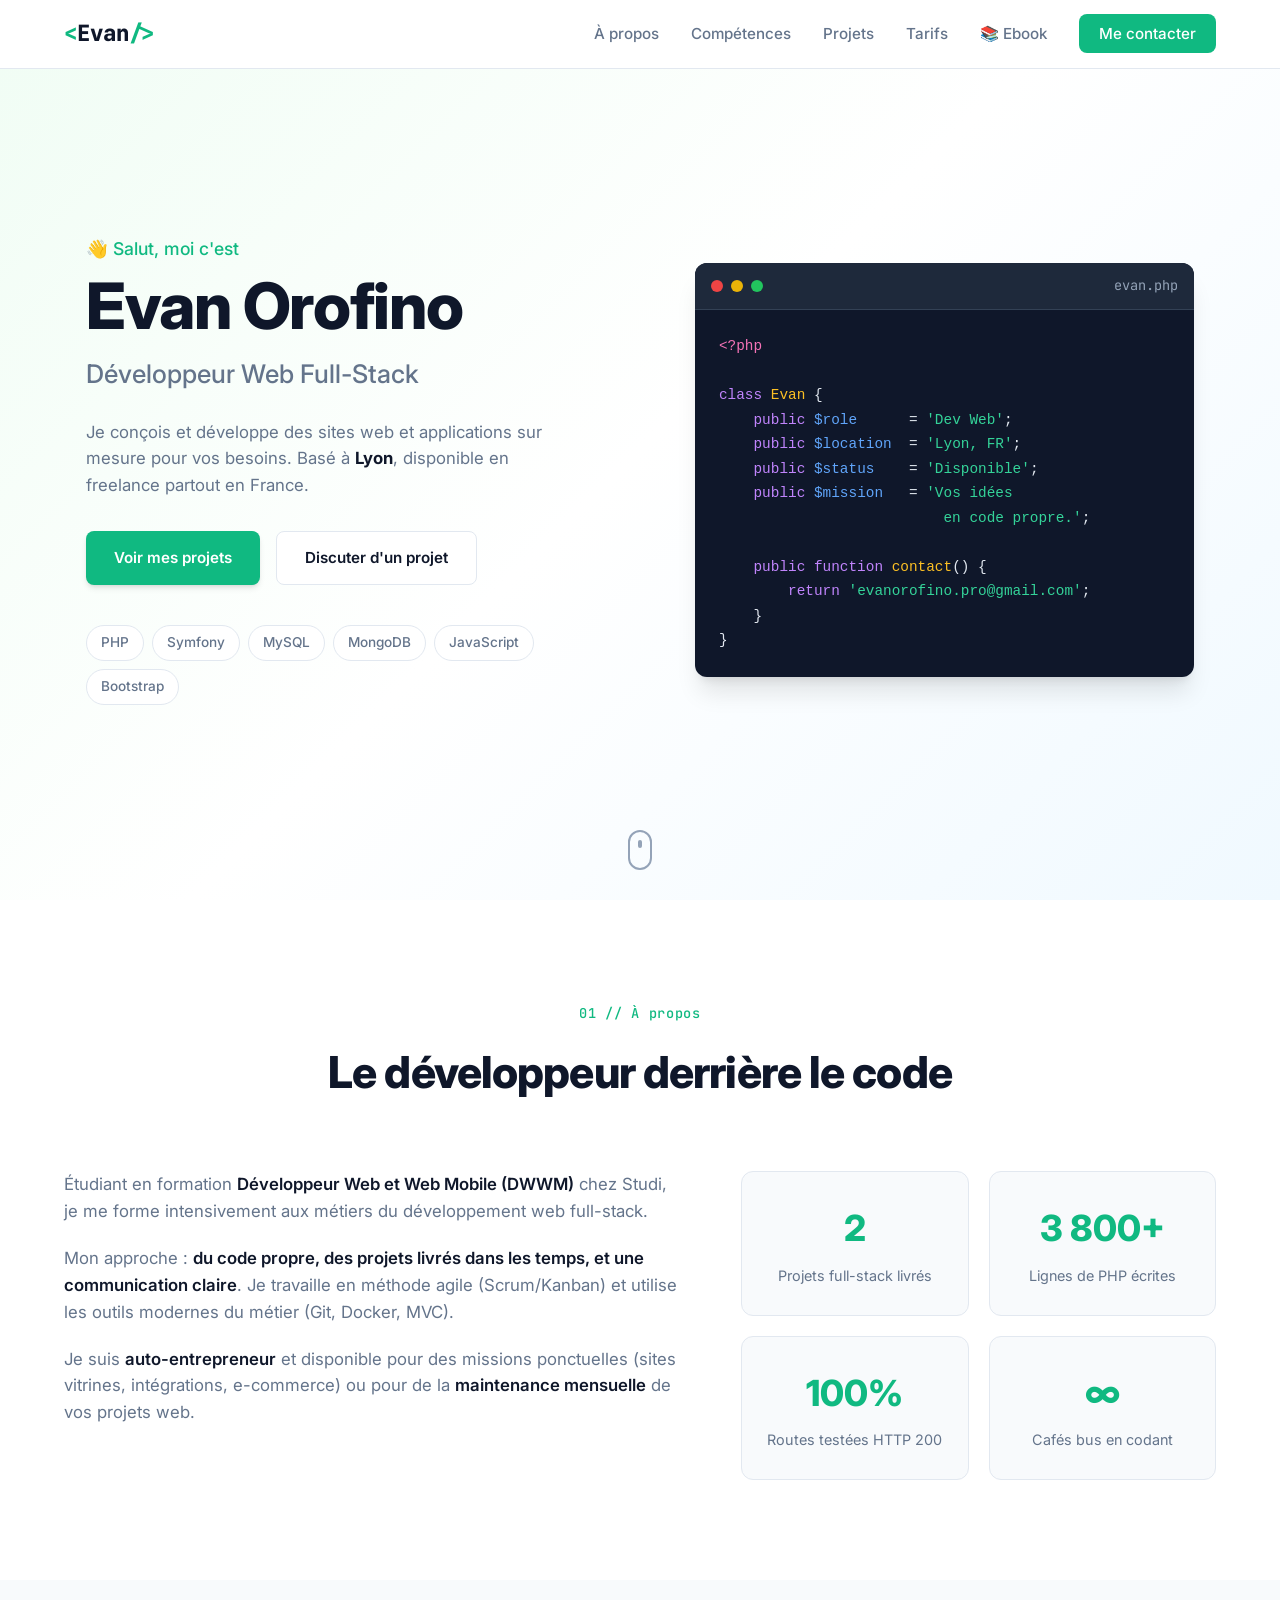
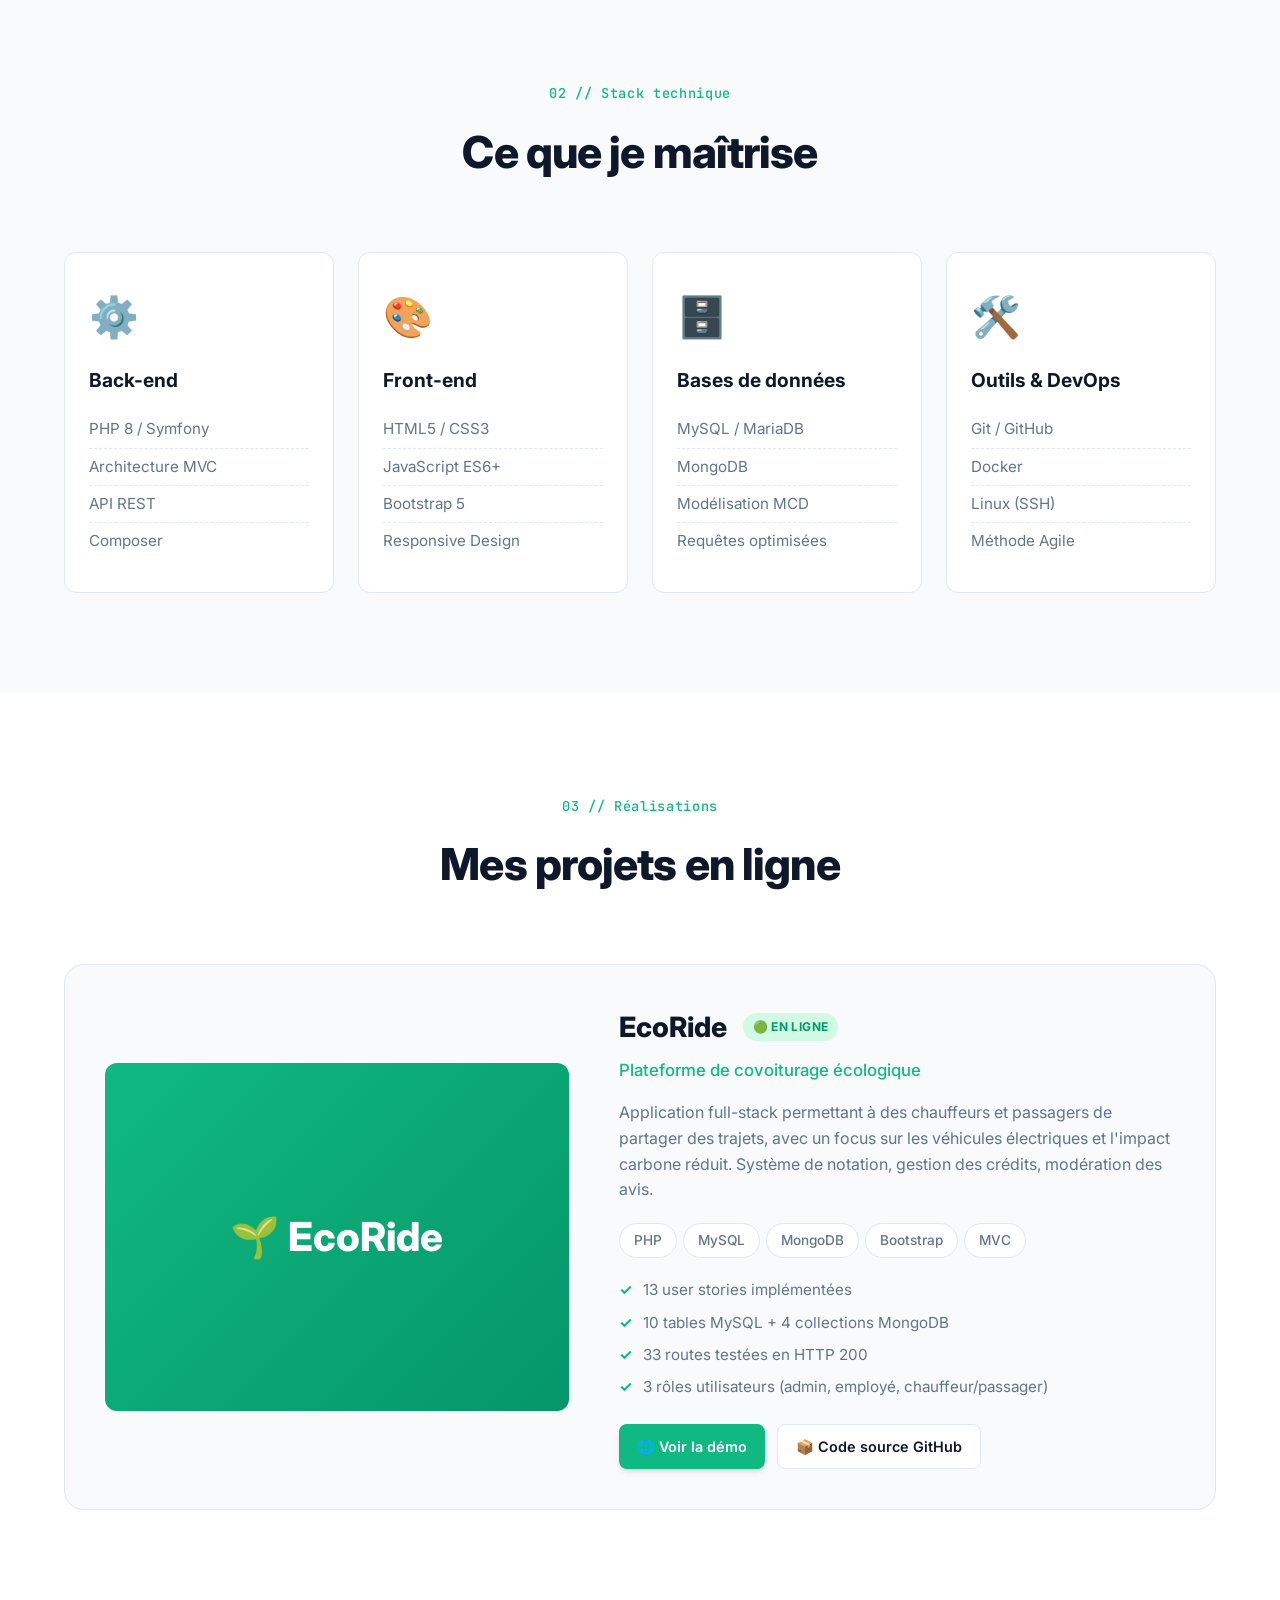
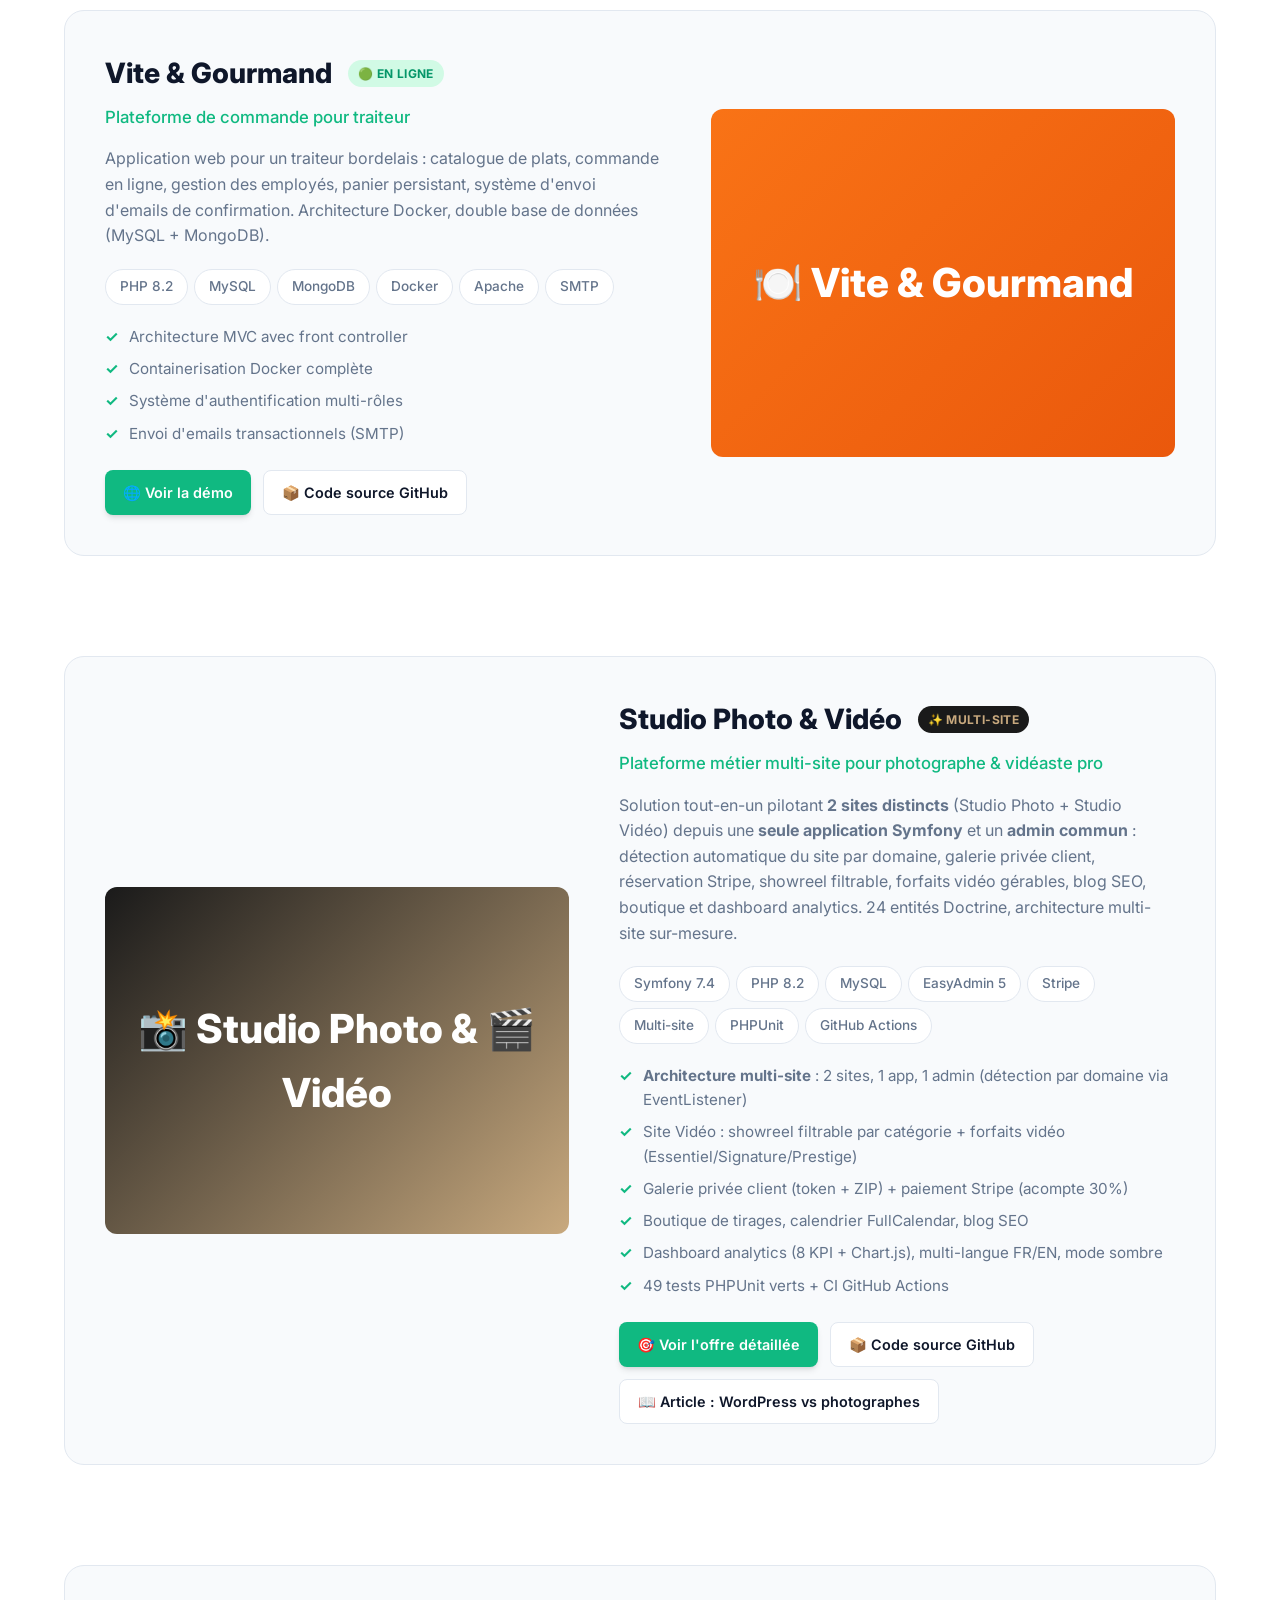
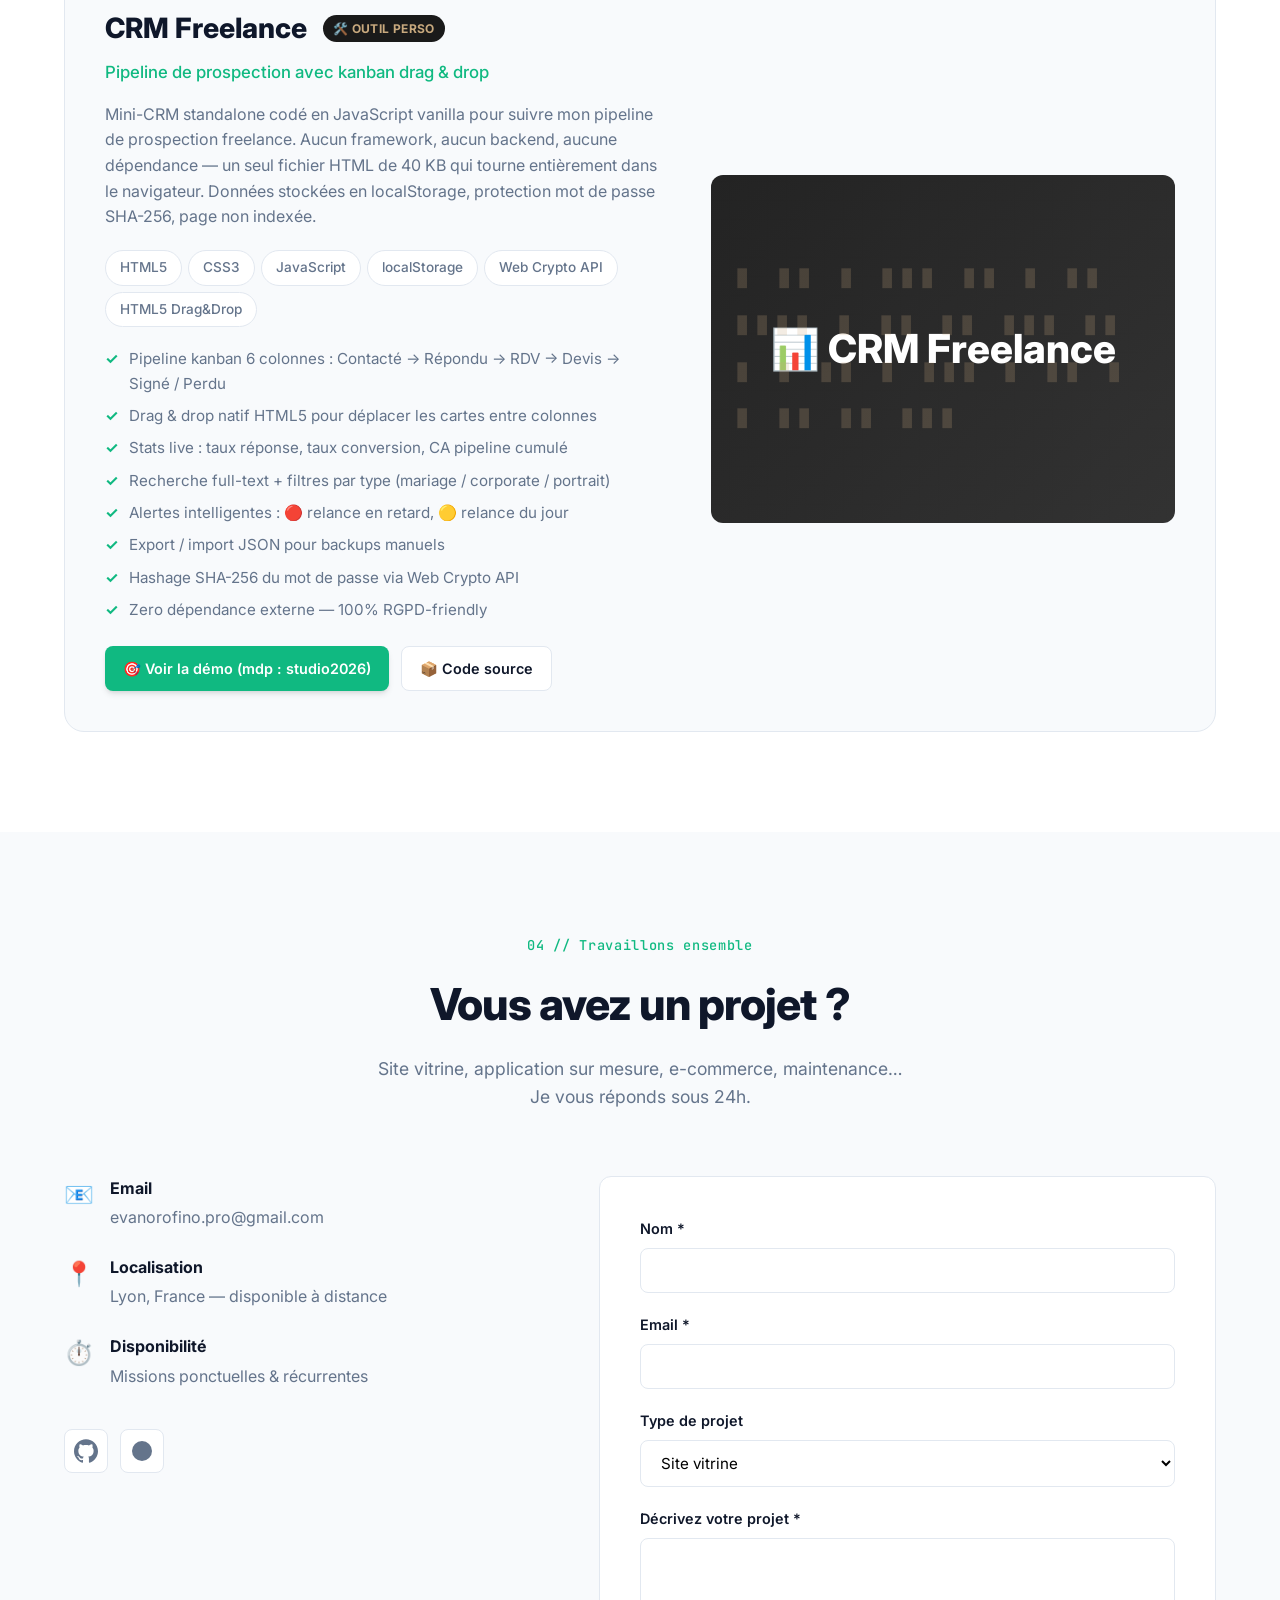
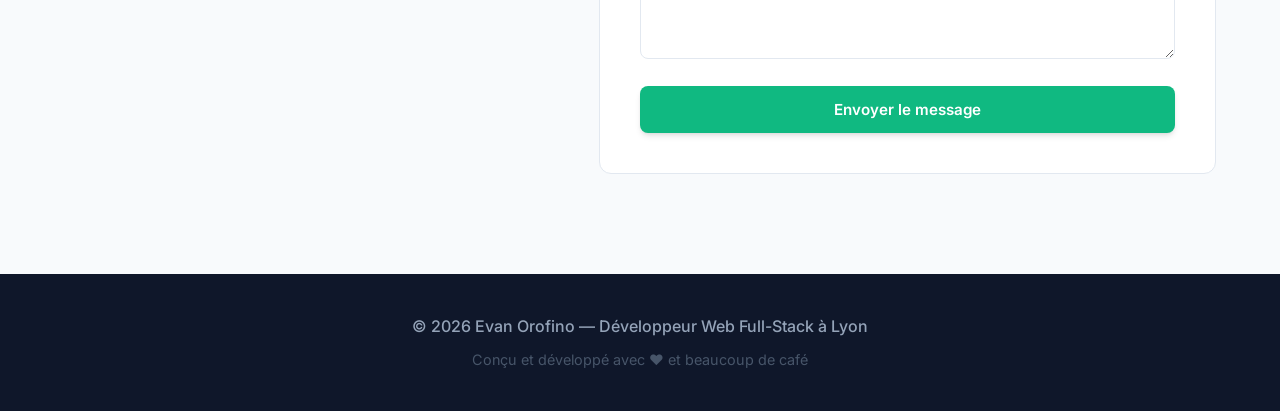
<file: index.html>
<!DOCTYPE html>
<html lang="fr">
<head>
    <meta charset="UTF-8">
    <meta name="viewport" content="width=device-width, initial-scale=1.0">
    <title>Evan Orofino — Développeur Web Full-Stack | Lyon</title>
    <meta name="description" content="Développeur Web Full-Stack à Lyon. PHP, Symfony, MySQL, JavaScript. Création de sites web et applications sur mesure.">
    <meta name="keywords" content="développeur web, freelance, Lyon, PHP, Symfony, MySQL, JavaScript, Bootstrap">

    <!-- Open Graph -->
    <meta property="og:title" content="Evan Orofino — Développeur Web Full-Stack">
    <meta property="og:description" content="Développeur web freelance à Lyon. Sites sur mesure, applications web, e-commerce.">
    <meta property="og:type" content="website">

    <link rel="stylesheet" href="style.css">
    <link rel="preconnect" href="https://fonts.googleapis.com">
    <link rel="preconnect" href="https://fonts.gstatic.com" crossorigin>
    <link href="https://fonts.googleapis.com/css2?family=Inter:wght@400;500;600;700;800&family=JetBrains+Mono:wght@400;500&display=swap" rel="stylesheet">
</head>
<body>

    <!-- ================== NAVIGATION ================== -->
    <nav class="navbar">
        <div class="container nav-container">
            <a href="#" class="logo">
                <span class="logo-bracket">&lt;</span>Evan<span class="logo-bracket">/&gt;</span>
            </a>
            <ul class="nav-links">
                <li><a href="#about">À propos</a></li>
                <li><a href="#skills">Compétences</a></li>
                <li><a href="#projects">Projets</a></li>
                <li><a href="tarifs.html">Tarifs</a></li>
                <li><a href="ebook.html">📚 Ebook</a></li>
                <li><a href="#contact" class="nav-cta">Me contacter</a></li>
            </ul>
            <button class="burger" aria-label="Menu">
                <span></span>
                <span></span>
                <span></span>
            </button>
        </div>
    </nav>

    <!-- ================== HERO ================== -->
    <header class="hero">
        <div class="container hero-container">
            <div class="hero-content">
                <p class="hero-greeting">👋 Salut, moi c'est</p>
                <h1 class="hero-title">Evan Orofino</h1>
                <h2 class="hero-subtitle">Développeur Web Full-Stack</h2>
                <p class="hero-description">
                    Je conçois et développe des sites web et applications sur mesure pour vos besoins.
                    Basé à <strong>Lyon</strong>, disponible en freelance partout en France.
                </p>
                <div class="hero-cta">
                    <a href="#projects" class="btn btn-primary">Voir mes projets</a>
                    <a href="#contact" class="btn btn-secondary">Discuter d'un projet</a>
                </div>
                <div class="hero-tech">
                    <span class="tech-pill">PHP</span>
                    <span class="tech-pill">Symfony</span>
                    <span class="tech-pill">MySQL</span>
                    <span class="tech-pill">MongoDB</span>
                    <span class="tech-pill">JavaScript</span>
                    <span class="tech-pill">Bootstrap</span>
                </div>
            </div>
            <div class="hero-visual">
                <div class="code-window">
                    <div class="code-header">
                        <span class="code-dot red"></span>
                        <span class="code-dot yellow"></span>
                        <span class="code-dot green"></span>
                        <span class="code-filename">evan.php</span>
                    </div>
                    <pre class="code-body"><code><span class="tk-tag">&lt;?php</span>

<span class="tk-keyword">class</span> <span class="tk-class">Evan</span> {
    <span class="tk-keyword">public</span> <span class="tk-var">$role</span>      = <span class="tk-string">'Dev Web'</span>;
    <span class="tk-keyword">public</span> <span class="tk-var">$location</span>  = <span class="tk-string">'Lyon, FR'</span>;
    <span class="tk-keyword">public</span> <span class="tk-var">$status</span>    = <span class="tk-string">'Disponible'</span>;
    <span class="tk-keyword">public</span> <span class="tk-var">$mission</span>   = <span class="tk-string">'Vos idées</span>
                          <span class="tk-string">en code propre.'</span>;

    <span class="tk-keyword">public function</span> <span class="tk-fn">contact</span>() {
        <span class="tk-keyword">return</span> <span class="tk-string">'evanorofino.pro@gmail.com'</span>;
    }
}</code></pre>
                </div>
            </div>
        </div>
        <a href="#about" class="scroll-indicator" aria-label="Scroll vers le bas">
            <span></span>
        </a>
    </header>

    <!-- ================== À PROPOS ================== -->
    <section id="about" class="about">
        <div class="container">
            <div class="section-header">
                <span class="section-tag">01 // À propos</span>
                <h2 class="section-title">Le développeur derrière le code</h2>
            </div>
            <div class="about-grid">
                <div class="about-text">
                    <p>
                        Étudiant en formation <strong>Développeur Web et Web Mobile (DWWM)</strong> chez Studi,
                        je me forme intensivement aux métiers du développement web full-stack.
                    </p>
                    <p>
                        Mon approche : <strong>du code propre, des projets livrés dans les temps,
                        et une communication claire</strong>. Je travaille en méthode agile (Scrum/Kanban)
                        et utilise les outils modernes du métier (Git, Docker, MVC).
                    </p>
                    <p>
                        Je suis <strong>auto-entrepreneur</strong> et disponible pour des missions ponctuelles
                        (sites vitrines, intégrations, e-commerce) ou pour de la <strong>maintenance mensuelle</strong>
                        de vos projets web.
                    </p>
                </div>
                <div class="about-stats">
                    <div class="stat">
                        <span class="stat-number">2</span>
                        <span class="stat-label">Projets full-stack livrés</span>
                    </div>
                    <div class="stat">
                        <span class="stat-number">3 800+</span>
                        <span class="stat-label">Lignes de PHP écrites</span>
                    </div>
                    <div class="stat">
                        <span class="stat-number">100%</span>
                        <span class="stat-label">Routes testées HTTP 200</span>
                    </div>
                    <div class="stat">
                        <span class="stat-number">∞</span>
                        <span class="stat-label">Cafés bus en codant</span>
                    </div>
                </div>
            </div>
        </div>
    </section>

    <!-- ================== COMPÉTENCES ================== -->
    <section id="skills" class="skills">
        <div class="container">
            <div class="section-header">
                <span class="section-tag">02 // Stack technique</span>
                <h2 class="section-title">Ce que je maîtrise</h2>
            </div>
            <div class="skills-grid">
                <div class="skill-card">
                    <div class="skill-icon">⚙️</div>
                    <h3>Back-end</h3>
                    <ul>
                        <li>PHP 8 / Symfony</li>
                        <li>Architecture MVC</li>
                        <li>API REST</li>
                        <li>Composer</li>
                    </ul>
                </div>
                <div class="skill-card">
                    <div class="skill-icon">🎨</div>
                    <h3>Front-end</h3>
                    <ul>
                        <li>HTML5 / CSS3</li>
                        <li>JavaScript ES6+</li>
                        <li>Bootstrap 5</li>
                        <li>Responsive Design</li>
                    </ul>
                </div>
                <div class="skill-card">
                    <div class="skill-icon">🗄️</div>
                    <h3>Bases de données</h3>
                    <ul>
                        <li>MySQL / MariaDB</li>
                        <li>MongoDB</li>
                        <li>Modélisation MCD</li>
                        <li>Requêtes optimisées</li>
                    </ul>
                </div>
                <div class="skill-card">
                    <div class="skill-icon">🛠️</div>
                    <h3>Outils & DevOps</h3>
                    <ul>
                        <li>Git / GitHub</li>
                        <li>Docker</li>
                        <li>Linux (SSH)</li>
                        <li>Méthode Agile</li>
                    </ul>
                </div>
            </div>
        </div>
    </section>

    <!-- ================== PROJETS ================== -->
    <section id="projects" class="projects">
        <div class="container">
            <div class="section-header">
                <span class="section-tag">03 // Réalisations</span>
                <h2 class="section-title">Mes projets en ligne</h2>
            </div>

            <!-- PROJET 1 : EcoRide -->
            <article class="project-card">
                <div class="project-image project-image-ecoride">
                    <div class="project-overlay">
                        <span class="project-overlay-text">🌱 EcoRide</span>
                    </div>
                </div>
                <div class="project-content">
                    <div class="project-header">
                        <h3 class="project-title">EcoRide</h3>
                        <span class="project-badge project-badge-live">🟢 EN LIGNE</span>
                    </div>
                    <p class="project-tagline">Plateforme de covoiturage écologique</p>
                    <p class="project-description">
                        Application full-stack permettant à des chauffeurs et passagers de partager des trajets,
                        avec un focus sur les véhicules électriques et l'impact carbone réduit.
                        Système de notation, gestion des crédits, modération des avis.
                    </p>
                    <div class="project-tech">
                        <span class="tech-pill">PHP</span>
                        <span class="tech-pill">MySQL</span>
                        <span class="tech-pill">MongoDB</span>
                        <span class="tech-pill">Bootstrap</span>
                        <span class="tech-pill">MVC</span>
                    </div>
                    <ul class="project-features">
                        <li>13 user stories implémentées</li>
                        <li>10 tables MySQL + 4 collections MongoDB</li>
                        <li>33 routes testées en HTTP 200</li>
                        <li>3 rôles utilisateurs (admin, employé, chauffeur/passager)</li>
                    </ul>
                    <div class="project-links">
                        <a href="https://orofino.alwaysdata.net" target="_blank" rel="noopener" class="btn btn-primary btn-sm">
                            🌐 Voir la démo
                        </a>
                        <a href="https://github.com/EvanOROFINO/ecoride" target="_blank" rel="noopener" class="btn btn-secondary btn-sm">
                            📦 Code source GitHub
                        </a>
                    </div>
                </div>
            </article>

            <!-- PROJET 2 : Vite & Gourmand -->
            <article class="project-card project-card-reverse">
                <div class="project-image project-image-vg">
                    <div class="project-overlay">
                        <span class="project-overlay-text">🍽️ Vite & Gourmand</span>
                    </div>
                </div>
                <div class="project-content">
                    <div class="project-header">
                        <h3 class="project-title">Vite &amp; Gourmand</h3>
                        <span class="project-badge project-badge-live">🟢 EN LIGNE</span>
                    </div>
                    <p class="project-tagline">Plateforme de commande pour traiteur</p>
                    <p class="project-description">
                        Application web pour un traiteur bordelais : catalogue de plats, commande en ligne,
                        gestion des employés, panier persistant, système d'envoi d'emails de confirmation.
                        Architecture Docker, double base de données (MySQL + MongoDB).
                    </p>
                    <div class="project-tech">
                        <span class="tech-pill">PHP 8.2</span>
                        <span class="tech-pill">MySQL</span>
                        <span class="tech-pill">MongoDB</span>
                        <span class="tech-pill">Docker</span>
                        <span class="tech-pill">Apache</span>
                        <span class="tech-pill">SMTP</span>
                    </div>
                    <ul class="project-features">
                        <li>Architecture MVC avec front controller</li>
                        <li>Containerisation Docker complète</li>
                        <li>Système d'authentification multi-rôles</li>
                        <li>Envoi d'emails transactionnels (SMTP)</li>
                    </ul>
                    <div class="project-links">
                        <a href="https://vitegourmand-s4in.onrender.com" target="_blank" rel="noopener" class="btn btn-primary btn-sm">
                            🌐 Voir la démo
                        </a>
                        <a href="https://github.com/EvanOROFINO/vitegourmand" target="_blank" rel="noopener" class="btn btn-secondary btn-sm">
                            📦 Code source GitHub
                        </a>
                    </div>
                </div>
            </article>

            <!-- PROJET 3 : Studio Photo + Vidéo (multi-site) -->
            <article class="project-card">
                <div class="project-image project-image-studio">
                    <div class="project-overlay">
                        <span class="project-overlay-text">📸 Studio Photo &amp; 🎬 Vidéo</span>
                    </div>
                </div>
                <div class="project-content">
                    <div class="project-header">
                        <h3 class="project-title">Studio Photo &amp; Vidéo</h3>
                        <span class="project-badge project-badge-new">✨ MULTI-SITE</span>
                    </div>
                    <p class="project-tagline">Plateforme métier multi-site pour photographe &amp; vidéaste pro</p>
                    <p class="project-description">
                        Solution tout-en-un pilotant <strong>2 sites distincts</strong> (Studio Photo + Studio Vidéo)
                        depuis une <strong>seule application Symfony</strong> et un <strong>admin commun</strong> :
                        détection automatique du site par domaine, galerie privée client, réservation Stripe,
                        showreel filtrable, forfaits vidéo gérables, blog SEO, boutique et dashboard analytics.
                        24 entités Doctrine, architecture multi-site sur-mesure.
                    </p>
                    <div class="project-tech">
                        <span class="tech-pill">Symfony 7.4</span>
                        <span class="tech-pill">PHP 8.2</span>
                        <span class="tech-pill">MySQL</span>
                        <span class="tech-pill">EasyAdmin 5</span>
                        <span class="tech-pill">Stripe</span>
                        <span class="tech-pill">Multi-site</span>
                        <span class="tech-pill">PHPUnit</span>
                        <span class="tech-pill">GitHub Actions</span>
                    </div>
                    <ul class="project-features">
                        <li><strong>Architecture multi-site</strong> : 2 sites, 1 app, 1 admin (détection par domaine via EventListener)</li>
                        <li>Site Vidéo : showreel filtrable par catégorie + forfaits vidéo (Essentiel/Signature/Prestige)</li>
                        <li>Galerie privée client (token + ZIP) + paiement Stripe (acompte 30%)</li>
                        <li>Boutique de tirages, calendrier FullCalendar, blog SEO</li>
                        <li>Dashboard analytics (8 KPI + Chart.js), multi-langue FR/EN, mode sombre</li>
                        <li>49 tests PHPUnit verts + CI GitHub Actions</li>
                    </ul>
                    <div class="project-links">
                        <a href="studio-photo.html" class="btn btn-primary btn-sm">
                            🎯 Voir l'offre détaillée
                        </a>
                        <a href="https://github.com/EvanOROFINO/studio-photo" target="_blank" rel="noopener" class="btn btn-secondary btn-sm">
                            📦 Code source GitHub
                        </a>
                        <a href="blog-wordpress-photographes.html" class="btn btn-secondary btn-sm">
                            📖 Article : WordPress vs photographes
                        </a>
                    </div>
                </div>
            </article>

            <!-- PROJET 4 : CRM Freelance -->
            <article class="project-card project-card-reverse">
                <div class="project-image project-image-crm">
                    <div class="project-overlay">
                        <span class="project-overlay-text">📊 CRM Freelance</span>
                    </div>
                </div>
                <div class="project-content">
                    <div class="project-header">
                        <h3 class="project-title">CRM Freelance</h3>
                        <span class="project-badge project-badge-new">🛠️ OUTIL PERSO</span>
                    </div>
                    <p class="project-tagline">Pipeline de prospection avec kanban drag & drop</p>
                    <p class="project-description">
                        Mini-CRM standalone codé en JavaScript vanilla pour suivre mon pipeline de prospection
                        freelance. Aucun framework, aucun backend, aucune dépendance — un seul fichier HTML
                        de 40 KB qui tourne entièrement dans le navigateur. Données stockées en localStorage,
                        protection mot de passe SHA-256, page non indexée.
                    </p>
                    <div class="project-tech">
                        <span class="tech-pill">HTML5</span>
                        <span class="tech-pill">CSS3</span>
                        <span class="tech-pill">JavaScript</span>
                        <span class="tech-pill">localStorage</span>
                        <span class="tech-pill">Web Crypto API</span>
                        <span class="tech-pill">HTML5 Drag&Drop</span>
                    </div>
                    <ul class="project-features">
                        <li>Pipeline kanban 6 colonnes : Contacté → Répondu → RDV → Devis → Signé / Perdu</li>
                        <li>Drag & drop natif HTML5 pour déplacer les cartes entre colonnes</li>
                        <li>Stats live : taux réponse, taux conversion, CA pipeline cumulé</li>
                        <li>Recherche full-text + filtres par type (mariage / corporate / portrait)</li>
                        <li>Alertes intelligentes : 🔴 relance en retard, 🟡 relance du jour</li>
                        <li>Export / import JSON pour backups manuels</li>
                        <li>Hashage SHA-256 du mot de passe via Web Crypto API</li>
                        <li>Zero dépendance externe — 100% RGPD-friendly</li>
                    </ul>
                    <div class="project-links">
                        <a href="crm.html" target="_blank" rel="noopener" class="btn btn-primary btn-sm">
                            🎯 Voir la démo (mdp : studio2026)
                        </a>
                        <a href="https://github.com/EvanOROFINO/portfolio/blob/main/crm.html" target="_blank" rel="noopener" class="btn btn-secondary btn-sm">
                            📦 Code source
                        </a>
                    </div>
                </div>
            </article>

        </div>
    </section>

    <!-- ================== CONTACT ================== -->
    <section id="contact" class="contact">
        <div class="container">
            <div class="section-header">
                <span class="section-tag">04 // Travaillons ensemble</span>
                <h2 class="section-title">Vous avez un projet ?</h2>
                <p class="section-subtitle">
                    Site vitrine, application sur mesure, e-commerce, maintenance…<br>
                    Je vous réponds sous 24h.
                </p>
            </div>
            <div class="contact-grid">
                <div class="contact-info">
                    <div class="contact-method">
                        <span class="contact-icon">📧</span>
                        <div>
                            <h3>Email</h3>
                            <a href="mailto:evanorofino.pro@gmail.com">evanorofino.pro@gmail.com</a>
                        </div>
                    </div>
                    <div class="contact-method">
                        <span class="contact-icon">📍</span>
                        <div>
                            <h3>Localisation</h3>
                            <p>Lyon, France — disponible à distance</p>
                        </div>
                    </div>
                    <div class="contact-method">
                        <span class="contact-icon">⏱️</span>
                        <div>
                            <h3>Disponibilité</h3>
                            <p>Missions ponctuelles &amp; récurrentes</p>
                        </div>
                    </div>
                    <div class="contact-socials">
                        <a href="https://github.com/EvanOROFINO" target="_blank" rel="noopener" aria-label="GitHub">
                            <svg width="24" height="24" viewBox="0 0 24 24" fill="currentColor"><path d="M12 .297c-6.63 0-12 5.373-12 12 0 5.303 3.438 9.8 8.205 11.385.6.113.82-.258.82-.577 0-.285-.01-1.04-.015-2.04-3.338.724-4.042-1.61-4.042-1.61C4.422 18.07 3.633 17.7 3.633 17.7c-1.087-.744.084-.729.084-.729 1.205.084 1.838 1.236 1.838 1.236 1.07 1.835 2.809 1.305 3.495.998.108-.776.417-1.305.76-1.605-2.665-.3-5.466-1.332-5.466-5.93 0-1.31.465-2.38 1.235-3.22-.135-.303-.54-1.523.105-3.176 0 0 1.005-.322 3.3 1.23.96-.267 1.98-.4 3-.405 1.02.005 2.04.138 3 .405 2.28-1.552 3.285-1.23 3.285-1.23.645 1.653.24 2.873.12 3.176.765.84 1.23 1.91 1.23 3.22 0 4.61-2.805 5.625-5.475 5.92.42.36.81 1.096.81 2.22 0 1.606-.015 2.896-.015 3.286 0 .315.21.69.825.57C20.565 22.092 24 17.592 24 12.297c0-6.627-5.373-12-12-12"/></svg>
                        </a>
                        <a href="https://www.malt.fr" target="_blank" rel="noopener" aria-label="Malt">
                            <svg width="24" height="24" viewBox="0 0 24 24" fill="currentColor"><circle cx="12" cy="12" r="10"/></svg>
                        </a>
                    </div>
                </div>
                <form class="contact-form" action="https://formspree.io/f/REPLACE_WITH_YOUR_FORMSPREE_ID" method="POST">
                    <div class="form-group">
                        <label for="name">Nom *</label>
                        <input type="text" id="name" name="name" required>
                    </div>
                    <div class="form-group">
                        <label for="email">Email *</label>
                        <input type="email" id="email" name="email" required>
                    </div>
                    <div class="form-group">
                        <label for="subject">Type de projet</label>
                        <select id="subject" name="subject">
                            <option value="site-vitrine">Site vitrine</option>
                            <option value="application">Application web sur mesure</option>
                            <option value="ecommerce">E-commerce</option>
                            <option value="maintenance">Maintenance mensuelle</option>
                            <option value="autre">Autre</option>
                        </select>
                    </div>
                    <div class="form-group">
                        <label for="message">Décrivez votre projet *</label>
                        <textarea id="message" name="message" rows="5" required></textarea>
                    </div>
                    <button type="submit" class="btn btn-primary btn-block">Envoyer le message</button>
                </form>
            </div>
        </div>
    </section>

    <!-- ================== FOOTER ================== -->
    <footer class="footer">
        <div class="container">
            <p class="footer-copy">
                &copy; <span id="year">2026</span> Evan Orofino —
                Développeur Web Full-Stack à Lyon
            </p>
            <p class="footer-built">
                Conçu et développé avec ❤️ et beaucoup de café
            </p>
        </div>
    </footer>

    <script src="script.js"></script>
</body>
</html>
</file>
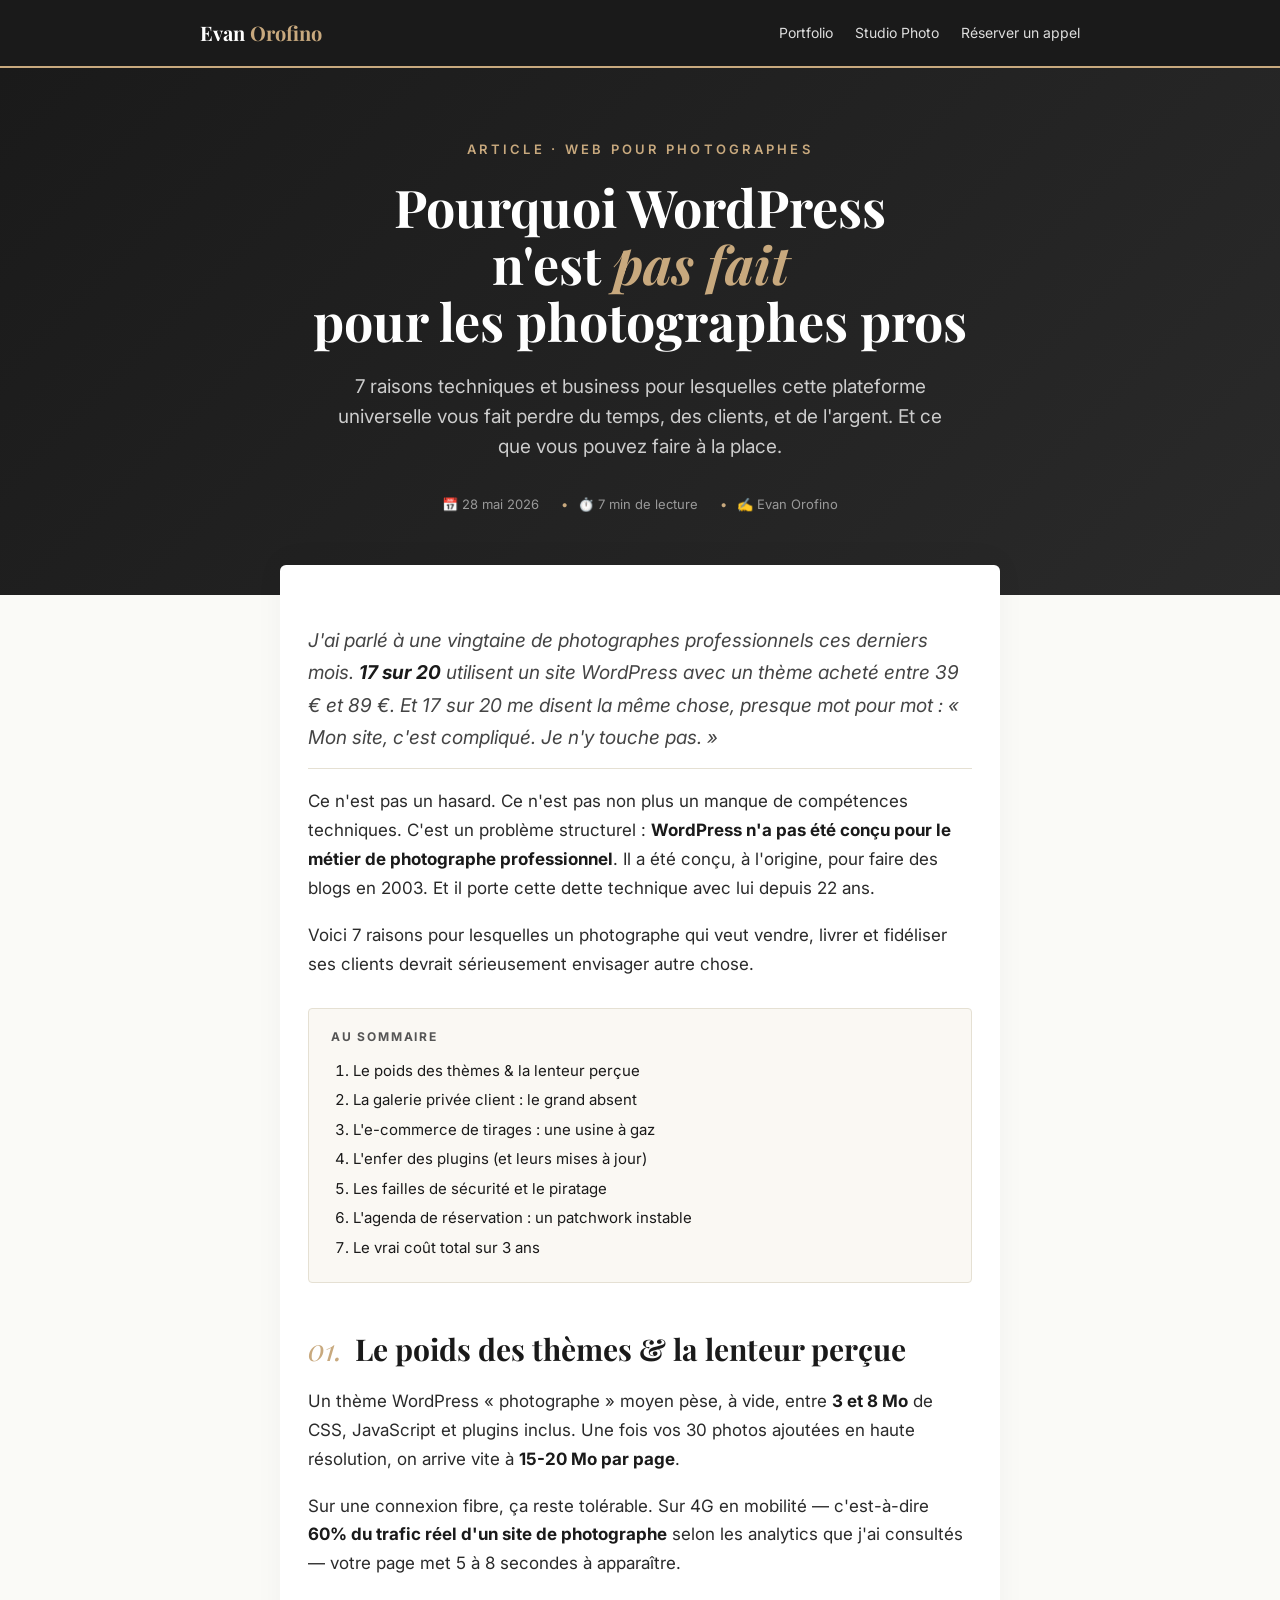
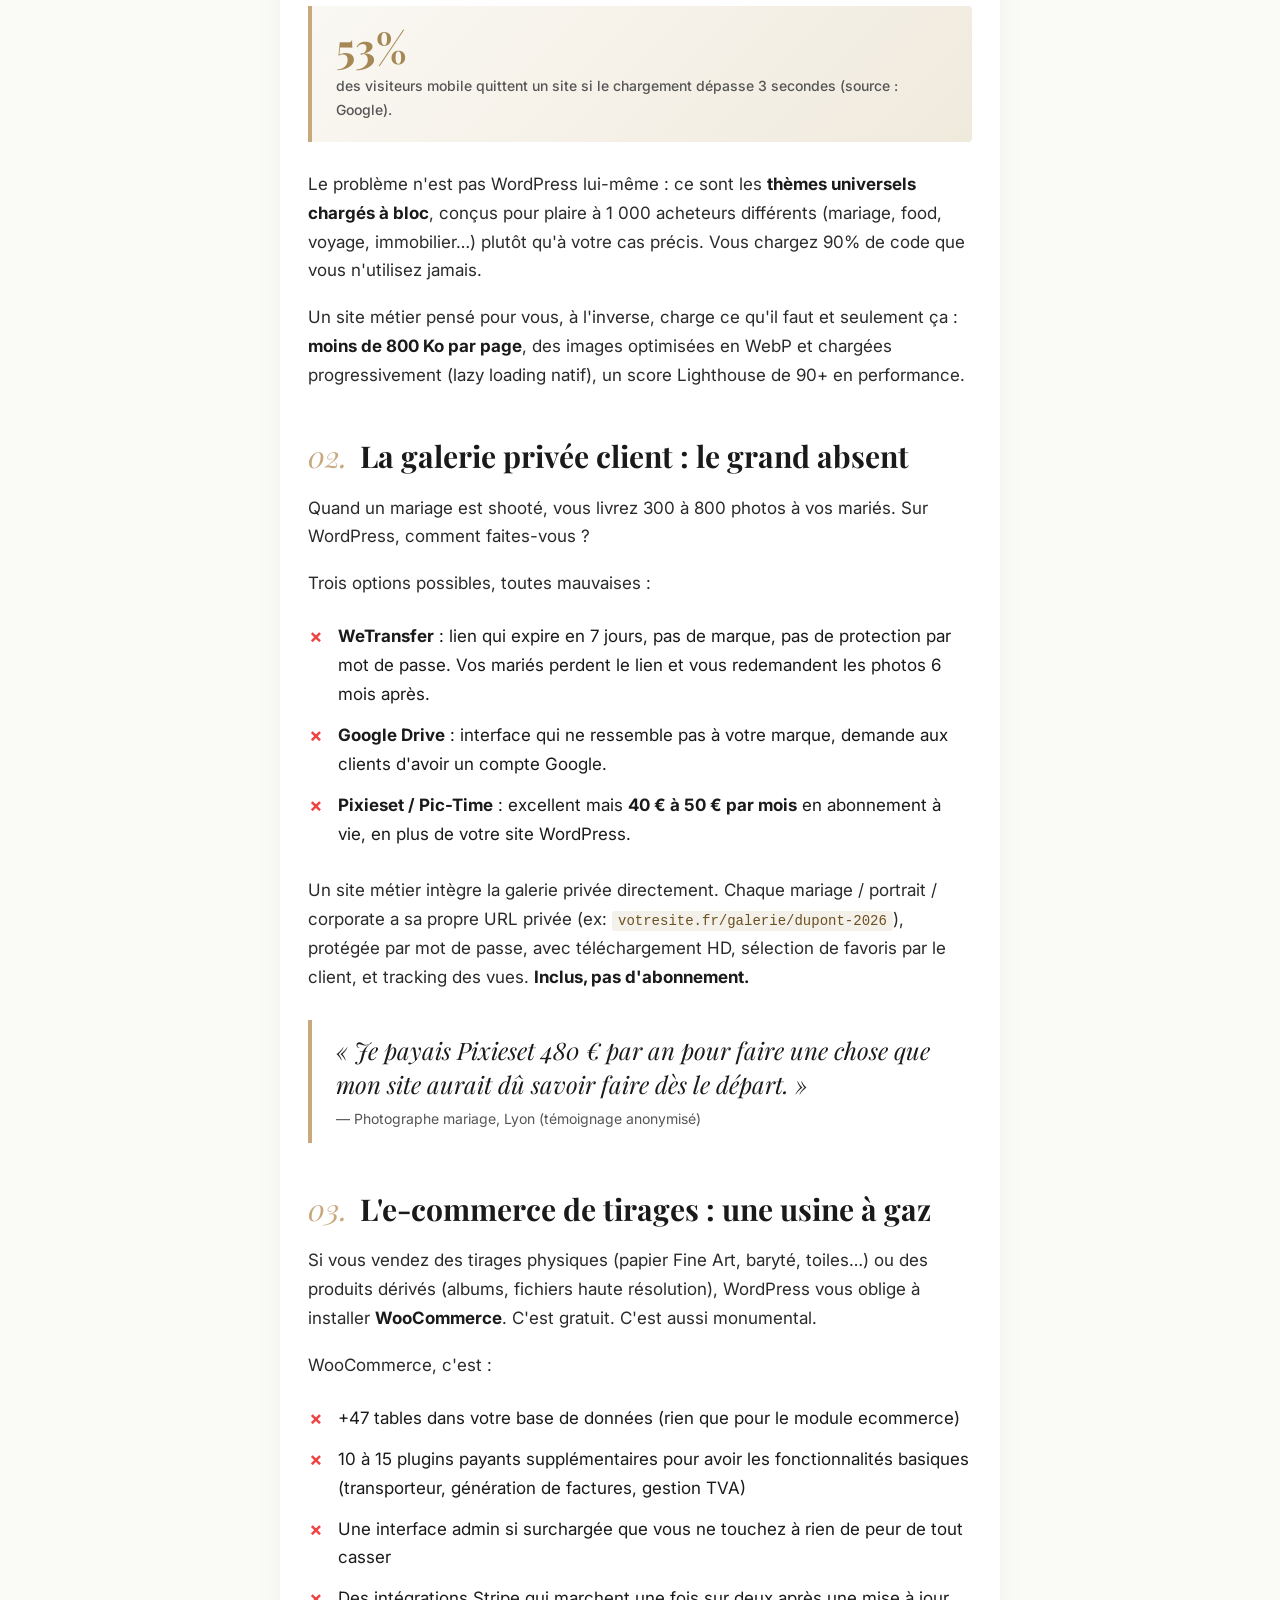
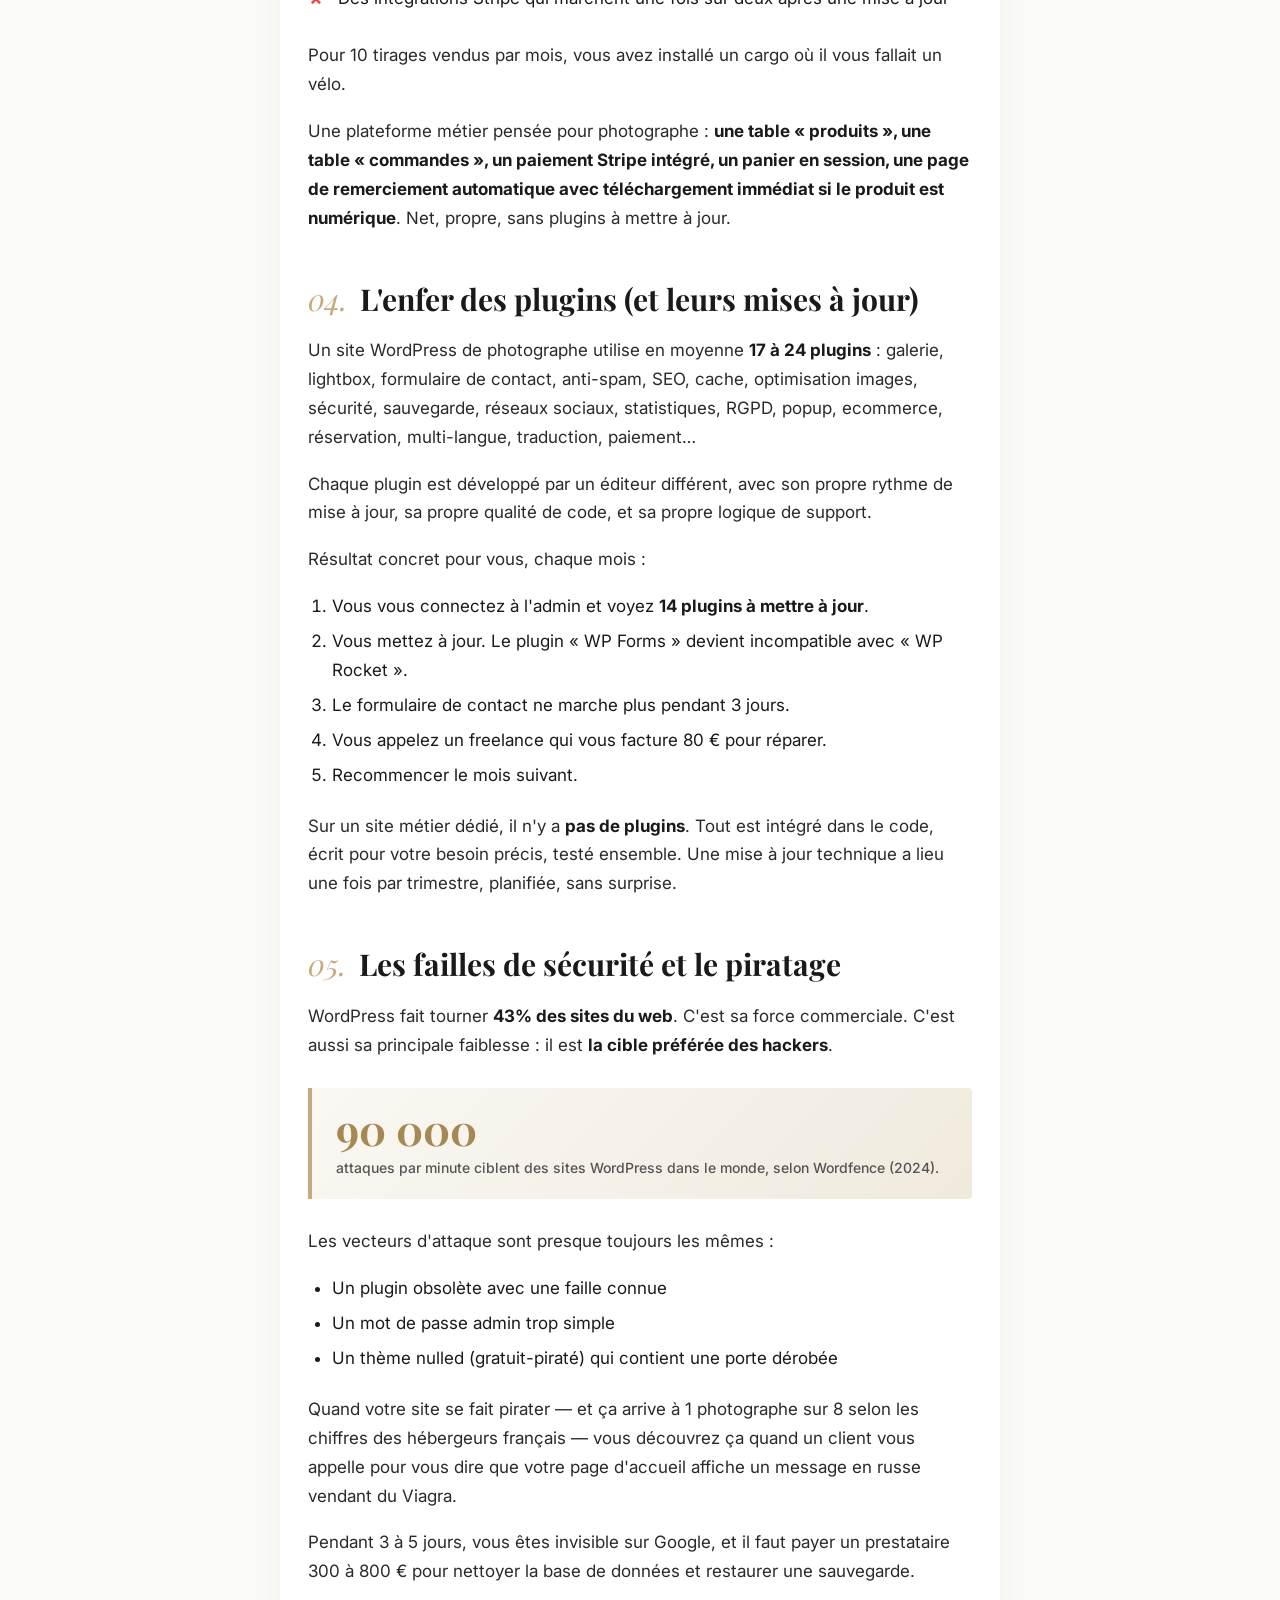
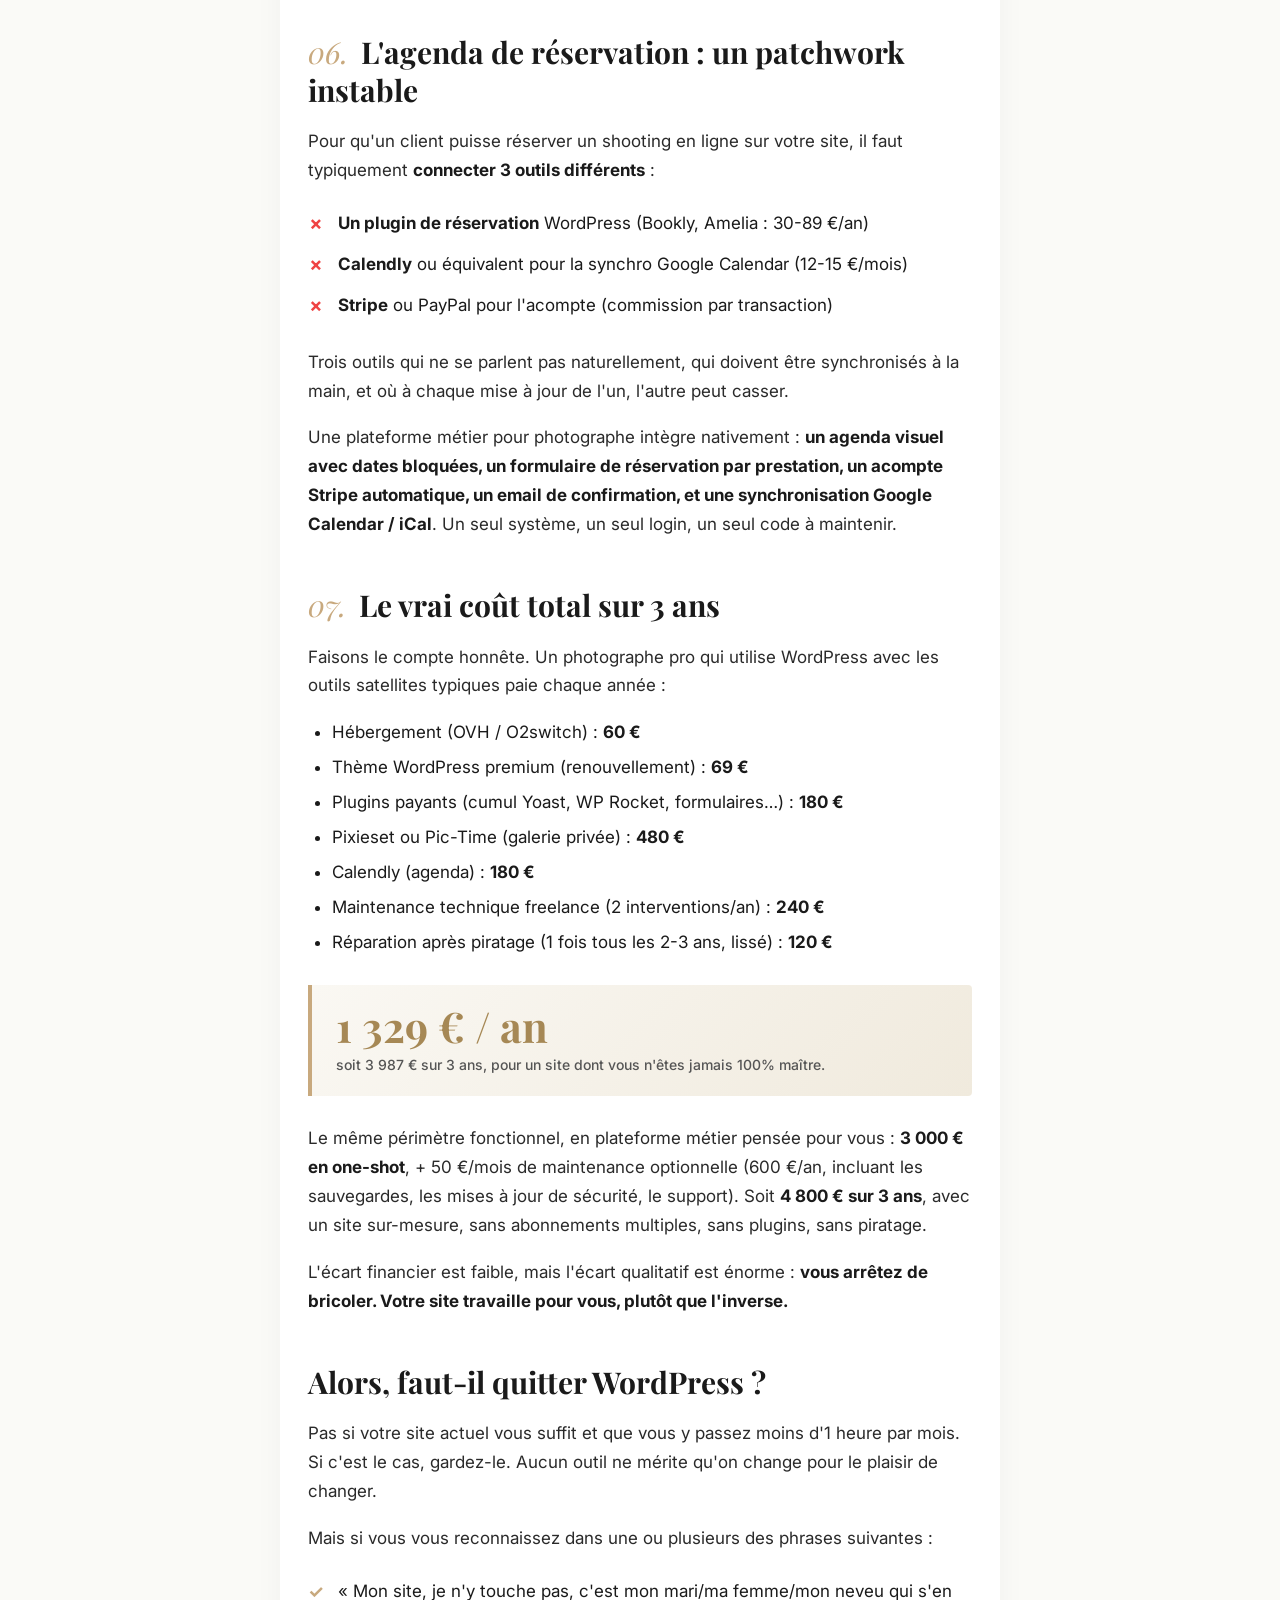
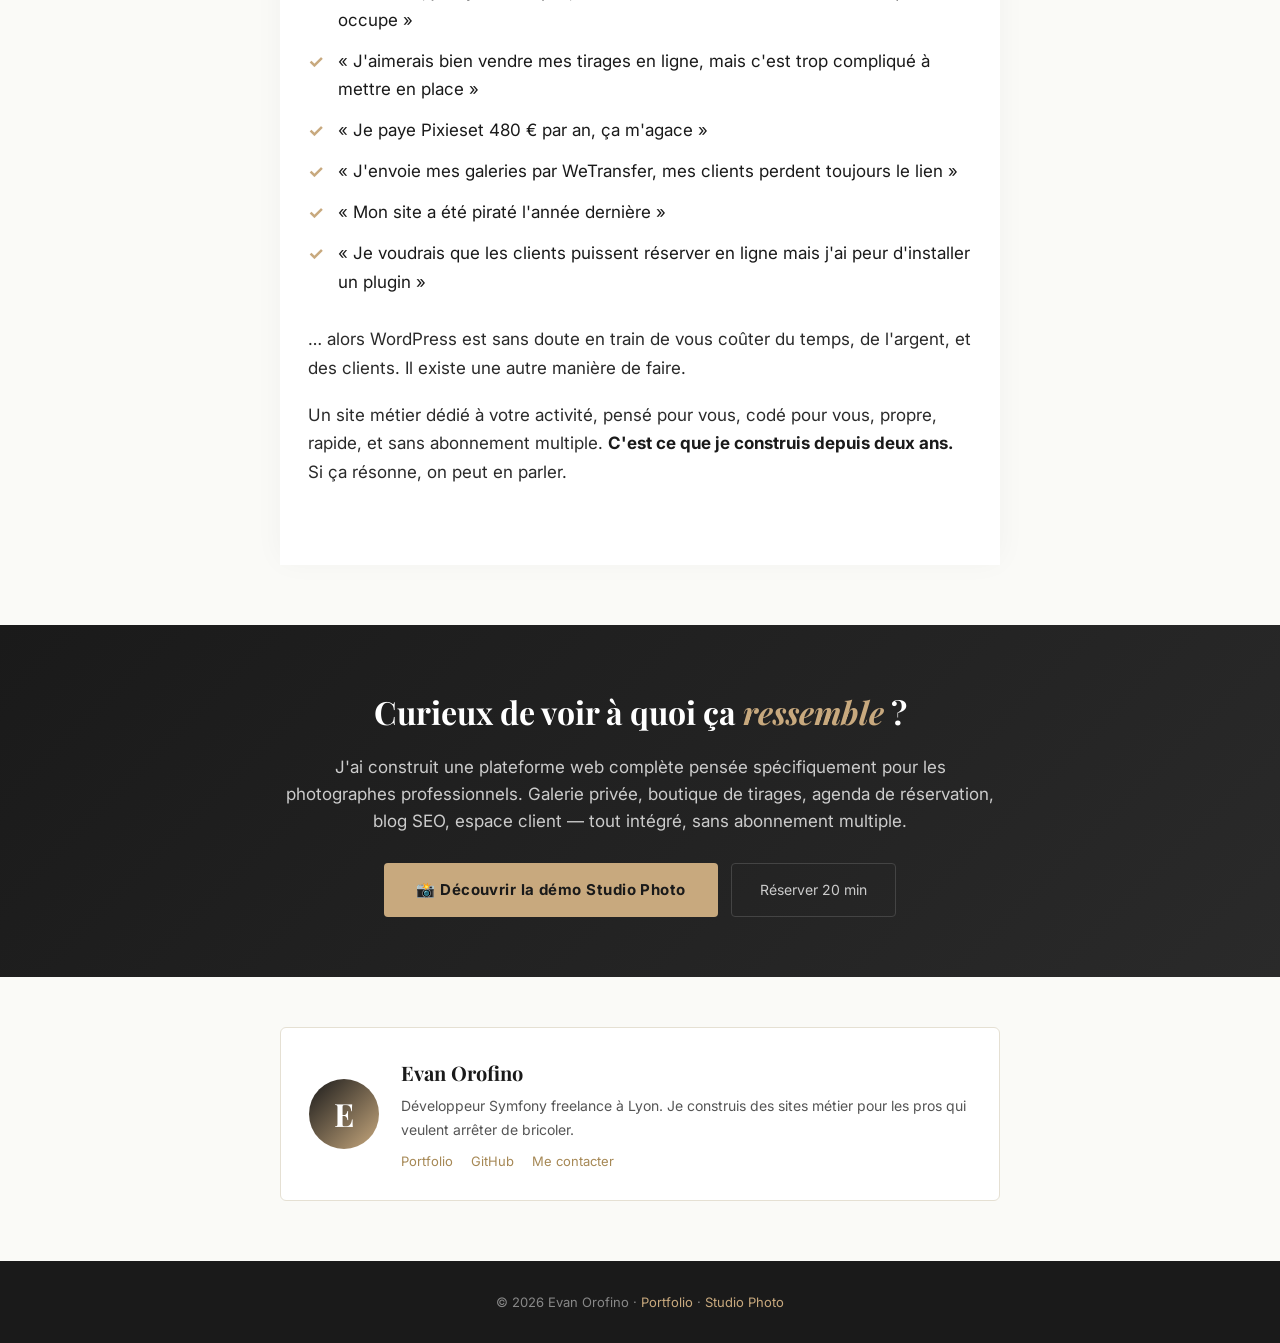
<file: blog-wordpress-photographes.html>
<!DOCTYPE html>
<html lang="fr">
<head>
<meta charset="UTF-8">
<meta name="viewport" content="width=device-width, initial-scale=1.0">
<title>Pourquoi WordPress n'est pas fait pour les photographes professionnels — Evan Orofino</title>
<meta name="description" content="7 raisons pour lesquelles WordPress freine les photographes pros : performance, sécurité, galeries privées, ecommerce, multi-comptes, maintenance. Une alternative métier existe.">
<meta name="keywords" content="WordPress photographe, site photographe professionnel, alternative WordPress, plateforme métier photo">

<!-- Open Graph -->
<meta property="og:title" content="Pourquoi WordPress n'est pas fait pour les photographes professionnels">
<meta property="og:description" content="7 raisons techniques et business pour lesquelles WordPress est un mauvais choix pour les photographes pros.">
<meta property="og:type" content="article">
<meta property="og:url" content="https://evanorofino.github.io/portfolio/blog-wordpress-photographes.html">
<meta property="og:image" content="https://evanorofino.github.io/portfolio/og-image.jpg">

<link rel="icon" type="image/svg+xml" href="data:image/svg+xml,%3Csvg xmlns='http://www.w3.org/2000/svg' viewBox='0 0 100 100'%3E%3Crect width='100' height='100' fill='%231a1a1a' rx='20'/%3E%3Ctext x='50' y='62' font-family='Georgia' font-size='40' font-weight='700' text-anchor='middle' fill='%23c8a97e'%3EE%3C/text%3E%3C/svg%3E">

<link href="https://fonts.googleapis.com/css2?family=Playfair+Display:wght@400;700;900&family=Inter:wght@300;400;500;600;700&display=swap" rel="stylesheet">

<style>
    :root {
        --bg: #fafaf7;
        --text: #1a1a1a;
        --text-muted: #555;
        --gold: #c8a97e;
        --gold-dark: #a68855;
        --border: #e5e0d3;
        --code-bg: #f4f1ea;
    }
    * { box-sizing: border-box; margin: 0; padding: 0; }
    html { scroll-behavior: smooth; }
    body {
        font-family: 'Inter', -apple-system, BlinkMacSystemFont, sans-serif;
        color: var(--text);
        background: var(--bg);
        font-size: 17px;
        line-height: 1.7;
        -webkit-font-smoothing: antialiased;
    }

    /* === Top nav === */
    .topnav {
        background: var(--text);
        color: #fff;
        padding: 16px 24px;
        position: sticky;
        top: 0;
        z-index: 100;
        border-bottom: 2px solid var(--gold);
    }
    .topnav-inner {
        max-width: 880px;
        margin: 0 auto;
        display: flex;
        justify-content: space-between;
        align-items: center;
    }
    .topnav .brand {
        font-family: 'Playfair Display', serif;
        font-size: 20px;
        font-weight: 700;
        color: #fff;
        text-decoration: none;
    }
    .topnav .brand .gold { color: var(--gold); }
    .topnav .nav-links {
        display: flex;
        gap: 22px;
        font-size: 14px;
    }
    .topnav .nav-links a {
        color: #ddd;
        text-decoration: none;
        transition: color 0.15s;
    }
    .topnav .nav-links a:hover { color: var(--gold); }

    /* === Hero === */
    .hero {
        background: linear-gradient(135deg, #1a1a1a 0%, #2a2a2a 100%);
        color: #fff;
        padding: 70px 24px 80px;
        text-align: center;
    }
    .hero-inner { max-width: 760px; margin: 0 auto; }
    .hero .eyebrow {
        color: var(--gold);
        font-size: 13px;
        text-transform: uppercase;
        letter-spacing: 0.25em;
        font-weight: 600;
        margin-bottom: 18px;
    }
    .hero h1 {
        font-family: 'Playfair Display', serif;
        font-size: clamp(34px, 5vw, 52px);
        font-weight: 700;
        line-height: 1.1;
        margin-bottom: 22px;
        color: #fff;
    }
    .hero h1 .gold { color: var(--gold); font-style: italic; }
    .hero .lede {
        font-size: 19px;
        color: #ccc;
        line-height: 1.6;
        max-width: 620px;
        margin: 0 auto 30px;
    }
    .hero .meta {
        font-size: 13px;
        color: #999;
        display: flex;
        justify-content: center;
        gap: 22px;
        flex-wrap: wrap;
    }
    .hero .meta span:before { content: "• "; color: var(--gold); margin-right: 6px; }
    .hero .meta span:first-child:before { content: ""; margin: 0; }

    /* === Article === */
    .article {
        max-width: 720px;
        margin: -30px auto 0;
        padding: 60px 28px 60px;
        background: #fff;
        box-shadow: 0 -4px 30px rgba(0,0,0,0.04);
        border-radius: 6px 6px 0 0;
        position: relative;
    }
    .article h2 {
        font-family: 'Playfair Display', serif;
        font-size: 30px;
        font-weight: 700;
        margin: 48px 0 18px;
        color: var(--text);
        line-height: 1.25;
        scroll-margin-top: 80px;
    }
    .article h2 .num {
        color: var(--gold);
        font-style: italic;
        font-weight: 400;
        margin-right: 6px;
    }
    .article h3 {
        font-family: 'Playfair Display', serif;
        font-size: 22px;
        margin: 32px 0 12px;
        color: var(--text);
    }
    .article p {
        margin-bottom: 18px;
        color: #2a2a2a;
    }
    .article strong { color: var(--text); font-weight: 700; }
    .article em { font-style: italic; color: #444; }
    .article ul, .article ol { margin: 14px 0 22px 24px; }
    .article li { margin-bottom: 6px; }

    .article .pull-quote {
        font-family: 'Playfair Display', serif;
        font-size: 24px;
        font-style: italic;
        font-weight: 400;
        line-height: 1.4;
        color: var(--text);
        border-left: 4px solid var(--gold);
        padding: 14px 0 14px 24px;
        margin: 28px 0;
    }
    .article .pull-quote .who {
        display: block;
        font-style: normal;
        font-size: 14px;
        color: var(--text-muted);
        margin-top: 8px;
        font-family: 'Inter', sans-serif;
    }

    .article .stat-box {
        background: linear-gradient(135deg, #faf8f3 0%, #f0eadd 100%);
        border-left: 4px solid var(--gold);
        padding: 20px 24px;
        margin: 28px 0;
        border-radius: 0 4px 4px 0;
    }
    .article .stat-box .stat-value {
        font-family: 'Playfair Display', serif;
        font-size: 42px;
        font-weight: 700;
        color: var(--gold-dark);
        line-height: 1;
        margin-bottom: 6px;
    }
    .article .stat-box .stat-label {
        font-size: 14px;
        color: var(--text-muted);
        font-weight: 500;
    }

    .article .check-list {
        list-style: none;
        margin-left: 0;
    }
    .article .check-list li {
        padding: 6px 0 6px 30px;
        position: relative;
        margin-bottom: 0;
    }
    .article .check-list li:before {
        content: "✓";
        position: absolute;
        left: 0;
        color: var(--gold);
        font-weight: 700;
        font-size: 18px;
    }
    .article .x-list {
        list-style: none;
        margin-left: 0;
    }
    .article .x-list li {
        padding: 6px 0 6px 30px;
        position: relative;
        margin-bottom: 0;
    }
    .article .x-list li:before {
        content: "✗";
        position: absolute;
        left: 0;
        color: #ef4444;
        font-weight: 700;
        font-size: 18px;
    }

    .article a {
        color: var(--gold-dark);
        text-decoration: underline;
        text-underline-offset: 3px;
        text-decoration-thickness: 1px;
    }
    .article a:hover { color: var(--gold); }

    .article code {
        background: var(--code-bg);
        padding: 2px 6px;
        border-radius: 3px;
        font-family: 'SF Mono', Monaco, 'Cascadia Mono', monospace;
        font-size: 14px;
        color: #6b5021;
    }

    /* === Toc sticky === */
    .toc {
        background: #faf8f3;
        border: 1px solid var(--border);
        padding: 18px 22px;
        border-radius: 4px;
        margin: 30px 0;
    }
    .toc-title {
        font-size: 12px;
        text-transform: uppercase;
        letter-spacing: 0.15em;
        color: var(--text-muted);
        font-weight: 700;
        margin-bottom: 10px;
    }
    .toc ol {
        margin: 0 0 0 22px;
        padding: 0;
        font-size: 15px;
    }
    .toc ol li { margin-bottom: 4px; }
    .toc a { color: var(--text); text-decoration: none; }
    .toc a:hover { color: var(--gold-dark); text-decoration: underline; }

    /* === Final CTA === */
    .final-cta {
        background: linear-gradient(135deg, #1a1a1a 0%, #2a2a2a 100%);
        color: #fff;
        padding: 60px 24px;
        text-align: center;
        margin-top: 60px;
    }
    .final-cta-inner { max-width: 720px; margin: 0 auto; }
    .final-cta h2 {
        font-family: 'Playfair Display', serif;
        font-size: 32px;
        margin-bottom: 14px;
        color: #fff;
    }
    .final-cta h2 .gold { color: var(--gold); font-style: italic; }
    .final-cta p {
        color: #ccc;
        font-size: 17px;
        margin-bottom: 28px;
        line-height: 1.6;
    }
    .btn-cta {
        display: inline-block;
        padding: 14px 32px;
        background: var(--gold);
        color: var(--text);
        font-weight: 700;
        text-decoration: none;
        border-radius: 4px;
        font-size: 15px;
        letter-spacing: 0.03em;
        transition: all 0.2s;
    }
    .btn-cta:hover { background: #d6b88a; transform: translateY(-2px); }
    .btn-ghost {
        display: inline-block;
        padding: 14px 28px;
        color: #ccc;
        text-decoration: none;
        font-size: 14px;
        margin-left: 8px;
        border: 1px solid #444;
        border-radius: 4px;
        transition: all 0.2s;
    }
    .btn-ghost:hover { color: #fff; border-color: var(--gold); }

    /* === Author === */
    .author {
        max-width: 720px;
        margin: 50px auto 0;
        padding: 28px 28px;
        display: flex;
        gap: 22px;
        align-items: center;
        background: #fff;
        border-radius: 6px;
        border: 1px solid var(--border);
    }
    .author-avatar {
        width: 70px; height: 70px;
        border-radius: 50%;
        background: linear-gradient(135deg, #1a1a1a 0%, var(--gold) 100%);
        flex-shrink: 0;
        display: flex;
        align-items: center;
        justify-content: center;
        font-family: 'Playfair Display', serif;
        font-size: 32px;
        font-weight: 700;
        color: #fff;
    }
    .author-info h3 {
        font-family: 'Playfair Display', serif;
        font-size: 20px;
        margin-bottom: 4px;
    }
    .author-info p { font-size: 14px; color: var(--text-muted); margin: 0; }
    .author-info .links { margin-top: 8px; font-size: 13px; }
    .author-info .links a {
        color: var(--gold-dark);
        text-decoration: none;
        margin-right: 14px;
    }
    .author-info .links a:hover { text-decoration: underline; }

    /* === Footer === */
    .footer {
        background: var(--text);
        color: #888;
        padding: 30px 24px;
        text-align: center;
        font-size: 13px;
        margin-top: 60px;
    }
    .footer a { color: var(--gold); text-decoration: none; }

    @media (max-width: 640px) {
        .hero { padding: 50px 20px 60px; }
        .article { padding: 40px 22px 40px; margin-top: -20px; }
        .article h2 { font-size: 24px; margin-top: 36px; }
        .article .pull-quote { font-size: 19px; padding-left: 16px; }
        .author { flex-direction: column; text-align: center; margin: 30px 16px 0; }
        .topnav-inner .nav-links { display: none; }
    }
</style>
</head>
<body>

<nav class="topnav">
    <div class="topnav-inner">
        <a href="index.html" class="brand">Evan <span class="gold">Orofino</span></a>
        <div class="nav-links">
            <a href="index.html">Portfolio</a>
            <a href="studio-photo.html">Studio Photo</a>
            <a href="https://calendly.com/evanorofino-pro/20min" target="_blank" rel="noopener">Réserver un appel</a>
        </div>
    </div>
</nav>

<header class="hero">
    <div class="hero-inner">
        <div class="eyebrow">Article · Web pour photographes</div>
        <h1>Pourquoi WordPress<br>n'est <span class="gold">pas fait</span><br>pour les photographes pros</h1>
        <p class="lede">7 raisons techniques et business pour lesquelles cette plateforme universelle vous fait perdre du temps, des clients, et de l'argent. Et ce que vous pouvez faire à la place.</p>
        <div class="meta">
            <span>📅 28 mai 2026</span>
            <span>⏱️ 7 min de lecture</span>
            <span>✍️ Evan Orofino</span>
        </div>
    </div>
</header>

<main class="article">

<p style="font-size:19px; color:#444; font-style:italic; padding-bottom:14px; border-bottom:1px solid var(--border);">
    J'ai parlé à une vingtaine de photographes professionnels ces derniers mois. <strong>17 sur 20</strong> utilisent un site WordPress avec un thème acheté entre 39 € et 89 €. Et 17 sur 20 me disent la même chose, presque mot pour mot : <em>« Mon site, c'est compliqué. Je n'y touche pas. »</em>
</p>

<p>Ce n'est pas un hasard. Ce n'est pas non plus un manque de compétences techniques. C'est un problème structurel : <strong>WordPress n'a pas été conçu pour le métier de photographe professionnel</strong>. Il a été conçu, à l'origine, pour faire des blogs en 2003. Et il porte cette dette technique avec lui depuis 22 ans.</p>

<p>Voici 7 raisons pour lesquelles un photographe qui veut vendre, livrer et fidéliser ses clients devrait sérieusement envisager autre chose.</p>

<nav class="toc">
    <div class="toc-title">Au sommaire</div>
    <ol>
        <li><a href="#perf">Le poids des thèmes & la lenteur perçue</a></li>
        <li><a href="#galerie">La galerie privée client : le grand absent</a></li>
        <li><a href="#ecom">L'e-commerce de tirages : une usine à gaz</a></li>
        <li><a href="#plugins">L'enfer des plugins (et leurs mises à jour)</a></li>
        <li><a href="#secu">Les failles de sécurité et le piratage</a></li>
        <li><a href="#agenda">L'agenda de réservation : un patchwork instable</a></li>
        <li><a href="#cout">Le vrai coût total sur 3 ans</a></li>
    </ol>
</nav>

<h2 id="perf"><span class="num">01.</span> Le poids des thèmes & la lenteur perçue</h2>

<p>Un thème WordPress « photographe » moyen pèse, à vide, entre <strong>3 et 8 Mo</strong> de CSS, JavaScript et plugins inclus. Une fois vos 30 photos ajoutées en haute résolution, on arrive vite à <strong>15-20 Mo par page</strong>.</p>

<p>Sur une connexion fibre, ça reste tolérable. Sur 4G en mobilité — c'est-à-dire <strong>60% du trafic réel d'un site de photographe</strong> selon les analytics que j'ai consultés — votre page met 5 à 8 secondes à apparaître.</p>

<div class="stat-box">
    <div class="stat-value">53%</div>
    <div class="stat-label">des visiteurs mobile quittent un site si le chargement dépasse 3 secondes (source : Google).</div>
</div>

<p>Le problème n'est pas WordPress lui-même : ce sont les <strong>thèmes universels chargés à bloc</strong>, conçus pour plaire à 1 000 acheteurs différents (mariage, food, voyage, immobilier…) plutôt qu'à votre cas précis. Vous chargez 90% de code que vous n'utilisez jamais.</p>

<p>Un site métier pensé pour vous, à l'inverse, charge ce qu'il faut et seulement ça : <strong>moins de 800 Ko par page</strong>, des images optimisées en WebP et chargées progressivement (lazy loading natif), un score Lighthouse de 90+ en performance.</p>

<h2 id="galerie"><span class="num">02.</span> La galerie privée client : le grand absent</h2>

<p>Quand un mariage est shooté, vous livrez 300 à 800 photos à vos mariés. Sur WordPress, comment faites-vous ?</p>

<p>Trois options possibles, toutes mauvaises :</p>

<ul class="x-list">
    <li><strong>WeTransfer</strong> : lien qui expire en 7 jours, pas de marque, pas de protection par mot de passe. Vos mariés perdent le lien et vous redemandent les photos 6 mois après.</li>
    <li><strong>Google Drive</strong> : interface qui ne ressemble pas à votre marque, demande aux clients d'avoir un compte Google.</li>
    <li><strong>Pixieset / Pic-Time</strong> : excellent mais <strong>40 € à 50 € par mois</strong> en abonnement à vie, en plus de votre site WordPress.</li>
</ul>

<p>Un site métier intègre la galerie privée directement. Chaque mariage / portrait / corporate a sa propre URL privée (ex: <code>votresite.fr/galerie/dupont-2026</code>), protégée par mot de passe, avec téléchargement HD, sélection de favoris par le client, et tracking des vues. <strong>Inclus, pas d'abonnement.</strong></p>

<div class="pull-quote">
    « Je payais Pixieset 480 € par an pour faire une chose que mon site aurait dû savoir faire dès le départ. »
    <span class="who">— Photographe mariage, Lyon (témoignage anonymisé)</span>
</div>

<h2 id="ecom"><span class="num">03.</span> L'e-commerce de tirages : une usine à gaz</h2>

<p>Si vous vendez des tirages physiques (papier Fine Art, baryté, toiles…) ou des produits dérivés (albums, fichiers haute résolution), WordPress vous oblige à installer <strong>WooCommerce</strong>. C'est gratuit. C'est aussi monumental.</p>

<p>WooCommerce, c'est :</p>

<ul class="x-list">
    <li>+47 tables dans votre base de données (rien que pour le module ecommerce)</li>
    <li>10 à 15 plugins payants supplémentaires pour avoir les fonctionnalités basiques (transporteur, génération de factures, gestion TVA)</li>
    <li>Une interface admin si surchargée que vous ne touchez à rien de peur de tout casser</li>
    <li>Des intégrations Stripe qui marchent une fois sur deux après une mise à jour</li>
</ul>

<p>Pour 10 tirages vendus par mois, vous avez installé un cargo où il vous fallait un vélo.</p>

<p>Une plateforme métier pensée pour photographe : <strong>une table « produits », une table « commandes », un paiement Stripe intégré, un panier en session, une page de remerciement automatique avec téléchargement immédiat si le produit est numérique</strong>. Net, propre, sans plugins à mettre à jour.</p>

<h2 id="plugins"><span class="num">04.</span> L'enfer des plugins (et leurs mises à jour)</h2>

<p>Un site WordPress de photographe utilise en moyenne <strong>17 à 24 plugins</strong> : galerie, lightbox, formulaire de contact, anti-spam, SEO, cache, optimisation images, sécurité, sauvegarde, réseaux sociaux, statistiques, RGPD, popup, ecommerce, réservation, multi-langue, traduction, paiement…</p>

<p>Chaque plugin est développé par un éditeur différent, avec son propre rythme de mise à jour, sa propre qualité de code, et sa propre logique de support.</p>

<p>Résultat concret pour vous, chaque mois :</p>

<ol>
    <li>Vous vous connectez à l'admin et voyez <strong>14 plugins à mettre à jour</strong>.</li>
    <li>Vous mettez à jour. Le plugin « WP Forms » devient incompatible avec « WP Rocket ».</li>
    <li>Le formulaire de contact ne marche plus pendant 3 jours.</li>
    <li>Vous appelez un freelance qui vous facture 80 € pour réparer.</li>
    <li>Recommencer le mois suivant.</li>
</ol>

<p>Sur un site métier dédié, il n'y a <strong>pas de plugins</strong>. Tout est intégré dans le code, écrit pour votre besoin précis, testé ensemble. Une mise à jour technique a lieu une fois par trimestre, planifiée, sans surprise.</p>

<h2 id="secu"><span class="num">05.</span> Les failles de sécurité et le piratage</h2>

<p>WordPress fait tourner <strong>43% des sites du web</strong>. C'est sa force commerciale. C'est aussi sa principale faiblesse : il est <strong>la cible préférée des hackers</strong>.</p>

<div class="stat-box">
    <div class="stat-value">90 000</div>
    <div class="stat-label">attaques par minute ciblent des sites WordPress dans le monde, selon Wordfence (2024).</div>
</div>

<p>Les vecteurs d'attaque sont presque toujours les mêmes :</p>

<ul>
    <li>Un plugin obsolète avec une faille connue</li>
    <li>Un mot de passe admin trop simple</li>
    <li>Un thème nulled (gratuit-piraté) qui contient une porte dérobée</li>
</ul>

<p>Quand votre site se fait pirater — et ça arrive à 1 photographe sur 8 selon les chiffres des hébergeurs français — vous découvrez ça quand un client vous appelle pour vous dire que votre page d'accueil affiche un message en russe vendant du Viagra.</p>

<p>Pendant 3 à 5 jours, vous êtes invisible sur Google, et il faut payer un prestataire 300 à 800 € pour nettoyer la base de données et restaurer une sauvegarde.</p>

<h2 id="agenda"><span class="num">06.</span> L'agenda de réservation : un patchwork instable</h2>

<p>Pour qu'un client puisse réserver un shooting en ligne sur votre site, il faut typiquement <strong>connecter 3 outils différents</strong> :</p>

<ul class="x-list">
    <li><strong>Un plugin de réservation</strong> WordPress (Bookly, Amelia : 30-89 €/an)</li>
    <li><strong>Calendly</strong> ou équivalent pour la synchro Google Calendar (12-15 €/mois)</li>
    <li><strong>Stripe</strong> ou PayPal pour l'acompte (commission par transaction)</li>
</ul>

<p>Trois outils qui ne se parlent pas naturellement, qui doivent être synchronisés à la main, et où à chaque mise à jour de l'un, l'autre peut casser.</p>

<p>Une plateforme métier pour photographe intègre nativement : <strong>un agenda visuel avec dates bloquées, un formulaire de réservation par prestation, un acompte Stripe automatique, un email de confirmation, et une synchronisation Google Calendar / iCal</strong>. Un seul système, un seul login, un seul code à maintenir.</p>

<h2 id="cout"><span class="num">07.</span> Le vrai coût total sur 3 ans</h2>

<p>Faisons le compte honnête. Un photographe pro qui utilise WordPress avec les outils satellites typiques paie chaque année :</p>

<ul>
    <li>Hébergement (OVH / O2switch) : <strong>60 €</strong></li>
    <li>Thème WordPress premium (renouvellement) : <strong>69 €</strong></li>
    <li>Plugins payants (cumul Yoast, WP Rocket, formulaires…) : <strong>180 €</strong></li>
    <li>Pixieset ou Pic-Time (galerie privée) : <strong>480 €</strong></li>
    <li>Calendly (agenda) : <strong>180 €</strong></li>
    <li>Maintenance technique freelance (2 interventions/an) : <strong>240 €</strong></li>
    <li>Réparation après piratage (1 fois tous les 2-3 ans, lissé) : <strong>120 €</strong></li>
</ul>

<div class="stat-box">
    <div class="stat-value">1 329 € / an</div>
    <div class="stat-label">soit 3 987 € sur 3 ans, pour un site dont vous n'êtes jamais 100% maître.</div>
</div>

<p>Le même périmètre fonctionnel, en plateforme métier pensée pour vous : <strong>3 000 € en one-shot</strong>, + 50 €/mois de maintenance optionnelle (600 €/an, incluant les sauvegardes, les mises à jour de sécurité, le support). Soit <strong>4 800 € sur 3 ans</strong>, avec un site sur-mesure, sans abonnements multiples, sans plugins, sans piratage.</p>

<p>L'écart financier est faible, mais l'écart qualitatif est énorme : <strong>vous arrêtez de bricoler. Votre site travaille pour vous, plutôt que l'inverse.</strong></p>

<h2>Alors, faut-il quitter WordPress ?</h2>

<p>Pas si votre site actuel vous suffit et que vous y passez moins d'1 heure par mois. Si c'est le cas, gardez-le. Aucun outil ne mérite qu'on change pour le plaisir de changer.</p>

<p>Mais si vous vous reconnaissez dans une ou plusieurs des phrases suivantes :</p>

<ul class="check-list">
    <li>« Mon site, je n'y touche pas, c'est mon mari/ma femme/mon neveu qui s'en occupe »</li>
    <li>« J'aimerais bien vendre mes tirages en ligne, mais c'est trop compliqué à mettre en place »</li>
    <li>« Je paye Pixieset 480 € par an, ça m'agace »</li>
    <li>« J'envoie mes galeries par WeTransfer, mes clients perdent toujours le lien »</li>
    <li>« Mon site a été piraté l'année dernière »</li>
    <li>« Je voudrais que les clients puissent réserver en ligne mais j'ai peur d'installer un plugin »</li>
</ul>

<p>… alors WordPress est sans doute en train de vous coûter du temps, de l'argent, et des clients. Il existe une autre manière de faire.</p>

<p>Un site métier dédié à votre activité, pensé pour vous, codé pour vous, propre, rapide, et sans abonnement multiple. <strong>C'est ce que je construis depuis deux ans.</strong> Si ça résonne, on peut en parler.</p>

</main>

<section class="final-cta">
    <div class="final-cta-inner">
        <h2>Curieux de voir à quoi ça <span class="gold">ressemble</span> ?</h2>
        <p>J'ai construit une plateforme web complète pensée spécifiquement pour les photographes professionnels. Galerie privée, boutique de tirages, agenda de réservation, blog SEO, espace client — tout intégré, sans abonnement multiple.</p>
        <a href="studio-photo.html" class="btn-cta">📸 Découvrir la démo Studio Photo</a>
        <a href="https://calendly.com/evanorofino-pro/20min" class="btn-ghost" target="_blank" rel="noopener">Réserver 20 min</a>
    </div>
</section>

<div class="author">
    <div class="author-avatar">E</div>
    <div class="author-info">
        <h3>Evan Orofino</h3>
        <p>Développeur Symfony freelance à Lyon. Je construis des sites métier pour les pros qui veulent arrêter de bricoler.</p>
        <div class="links">
            <a href="index.html">Portfolio</a>
            <a href="https://github.com/EvanOROFINO" target="_blank" rel="noopener">GitHub</a>
            <a href="mailto:evanorofino.pro@gmail.com">Me contacter</a>
        </div>
    </div>
</div>

<footer class="footer">
    <p>© 2026 Evan Orofino · <a href="index.html">Portfolio</a> · <a href="studio-photo.html">Studio Photo</a></p>
</footer>

</body>
</html>
</file>
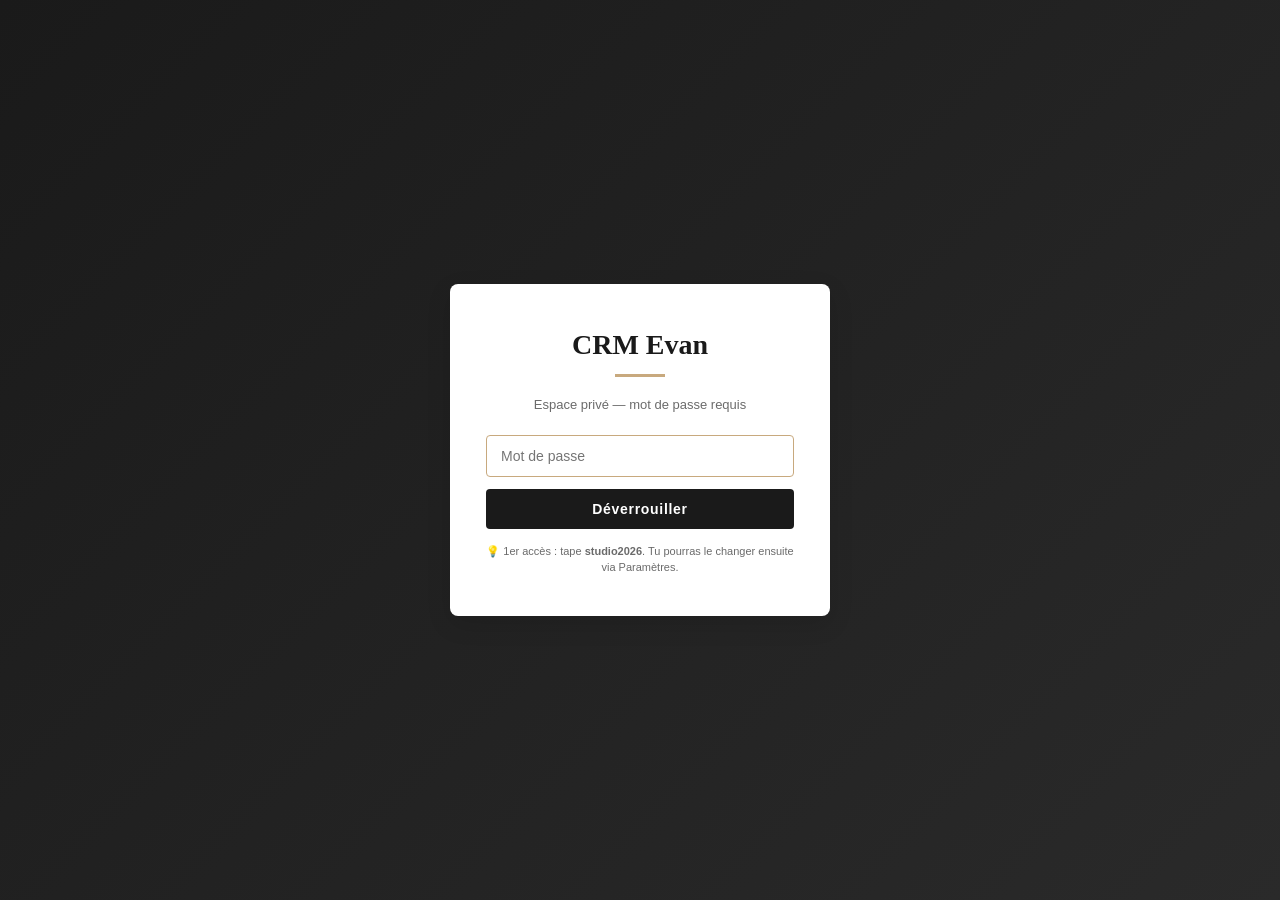
<file: crm.html>
<!DOCTYPE html>
<html lang="fr">
<head>
<meta charset="UTF-8">
<meta name="viewport" content="width=device-width, initial-scale=1.0">
<meta name="robots" content="noindex, nofollow">
<title>CRM — Evan Orofino</title>
<link rel="icon" type="image/svg+xml" href="data:image/svg+xml,%3Csvg xmlns='http://www.w3.org/2000/svg' viewBox='0 0 100 100'%3E%3Crect width='100' height='100' fill='%231a1a1a' rx='20'/%3E%3Ctext x='50' y='62' font-family='Georgia' font-size='40' font-weight='700' text-anchor='middle' fill='%23c8a97e'%3EE%3C/text%3E%3C/svg%3E">
<style>
    :root {
        --bg: #fafaf7;
        --bg-card: #ffffff;
        --bg-col: #f4f1ea;
        --text: #1a1a1a;
        --text-muted: #6b6b6b;
        --gold: #c8a97e;
        --gold-dark: #a68855;
        --border: #e5e0d3;
        --shadow: 0 2px 8px rgba(0,0,0,0.06);
        --shadow-lg: 0 8px 24px rgba(0,0,0,0.12);
        --col-contacted: #94a3b8;
        --col-replied: #3b82f6;
        --col-meeting: #8b5cf6;
        --col-quoted: #f59e0b;
        --col-signed: #10b981;
        --col-lost: #ef4444;
    }
    * { box-sizing: border-box; margin: 0; padding: 0; }
    html, body {
        font-family: -apple-system, BlinkMacSystemFont, 'Segoe UI', Roboto, Helvetica, Arial, sans-serif;
        color: var(--text);
        background: var(--bg);
        font-size: 14px;
        line-height: 1.5;
        height: 100vh;
        overflow: hidden;
    }

    /* === Lock screen === */
    .lock-screen {
        position: fixed; inset: 0;
        background: linear-gradient(135deg, #1a1a1a 0%, #2a2a2a 100%);
        display: flex; align-items: center; justify-content: center;
        z-index: 9999;
    }
    .lock-box {
        background: #fff;
        padding: 40px 36px;
        border-radius: 8px;
        box-shadow: var(--shadow-lg);
        text-align: center;
        max-width: 380px;
        width: 90%;
    }
    .lock-box h1 {
        font-family: Georgia, serif;
        font-size: 28px;
        margin-bottom: 8px;
        color: var(--text);
    }
    .lock-box .gold-bar {
        width: 50px; height: 3px;
        background: var(--gold);
        margin: 0 auto 18px;
    }
    .lock-box p { color: var(--text-muted); font-size: 13px; margin-bottom: 20px; }
    .lock-box input {
        width: 100%;
        padding: 12px 14px;
        border: 1.5px solid var(--border);
        border-radius: 4px;
        font-size: 14px;
        margin-bottom: 12px;
        outline: none;
        transition: border-color 0.15s;
    }
    .lock-box input:focus { border-color: var(--gold); }
    .lock-box button {
        width: 100%;
        padding: 12px;
        background: var(--text);
        color: #fff;
        border: none;
        border-radius: 4px;
        font-size: 14px;
        font-weight: 600;
        letter-spacing: 0.05em;
        cursor: pointer;
        transition: background 0.15s;
    }
    .lock-box button:hover { background: var(--gold); }
    .lock-box .hint {
        font-size: 11px;
        color: var(--text-muted);
        margin-top: 14px;
    }
    .lock-error {
        background: #fee2e2;
        color: #991b1b;
        padding: 8px;
        border-radius: 4px;
        font-size: 12px;
        margin-bottom: 12px;
        display: none;
    }

    /* === Layout === */
    .app { display: flex; flex-direction: column; height: 100vh; }
    .topbar {
        background: var(--text);
        color: #fff;
        padding: 12px 24px;
        display: flex;
        align-items: center;
        gap: 18px;
        border-bottom: 3px solid var(--gold);
        flex-shrink: 0;
    }
    .brand {
        font-family: Georgia, serif;
        font-size: 18px;
        font-weight: 700;
    }
    .brand .gold { color: var(--gold); }
    .topbar .actions {
        margin-left: auto;
        display: flex;
        gap: 8px;
    }
    .btn {
        padding: 8px 14px;
        border: none;
        border-radius: 4px;
        font-size: 13px;
        font-weight: 600;
        cursor: pointer;
        transition: all 0.15s;
        display: inline-flex;
        align-items: center;
        gap: 6px;
    }
    .btn-primary { background: var(--gold); color: var(--text); }
    .btn-primary:hover { background: #d6b88a; }
    .btn-ghost { background: rgba(255,255,255,0.08); color: #fff; }
    .btn-ghost:hover { background: rgba(255,255,255,0.18); }
    .btn-sm { padding: 5px 10px; font-size: 11.5px; }
    .btn-danger { background: #ef4444; color: #fff; }
    .btn-danger:hover { background: #dc2626; }

    /* === Stats bar === */
    .stats-bar {
        background: #fff;
        padding: 14px 24px;
        display: grid;
        grid-template-columns: repeat(5, 1fr);
        gap: 16px;
        border-bottom: 1px solid var(--border);
        flex-shrink: 0;
    }
    .stat-card {
        text-align: center;
    }
    .stat-value {
        font-size: 24px;
        font-weight: 700;
        color: var(--text);
        line-height: 1;
        font-variant-numeric: tabular-nums;
    }
    .stat-label {
        font-size: 10px;
        text-transform: uppercase;
        letter-spacing: 0.1em;
        color: var(--text-muted);
        margin-top: 4px;
        font-weight: 600;
    }
    .stat-card.highlight .stat-value { color: var(--gold-dark); }

    /* === Toolbar === */
    .toolbar {
        padding: 12px 24px;
        background: var(--bg);
        display: flex;
        align-items: center;
        gap: 12px;
        border-bottom: 1px solid var(--border);
        flex-shrink: 0;
    }
    .search-box {
        position: relative;
        flex: 1;
        max-width: 320px;
    }
    .search-box input {
        width: 100%;
        padding: 8px 12px 8px 32px;
        border: 1px solid var(--border);
        border-radius: 4px;
        font-size: 13px;
        outline: none;
        background: #fff;
    }
    .search-box input:focus { border-color: var(--gold); }
    .search-box::before {
        content: "🔍";
        position: absolute;
        left: 10px;
        top: 50%;
        transform: translateY(-50%);
        font-size: 12px;
    }
    .filter-chip {
        padding: 6px 12px;
        background: #fff;
        border: 1px solid var(--border);
        border-radius: 16px;
        font-size: 12px;
        cursor: pointer;
        user-select: none;
        font-weight: 500;
        transition: all 0.15s;
    }
    .filter-chip:hover { border-color: var(--gold); }
    .filter-chip.active { background: var(--text); color: #fff; border-color: var(--text); }

    /* === Board === */
    .board {
        flex: 1;
        overflow-x: auto;
        overflow-y: hidden;
        padding: 16px 24px;
        display: flex;
        gap: 14px;
    }
    .column {
        flex: 0 0 280px;
        background: var(--bg-col);
        border-radius: 6px;
        display: flex;
        flex-direction: column;
        max-height: 100%;
        transition: background 0.15s;
    }
    .column.drag-over { background: #ebe6d6; }
    .column-header {
        padding: 12px 14px;
        border-bottom: 1px solid var(--border);
        display: flex;
        align-items: center;
        gap: 8px;
    }
    .column-dot {
        width: 10px; height: 10px;
        border-radius: 50%;
    }
    .column[data-status="contacted"] .column-dot { background: var(--col-contacted); }
    .column[data-status="replied"]   .column-dot { background: var(--col-replied); }
    .column[data-status="meeting"]   .column-dot { background: var(--col-meeting); }
    .column[data-status="quoted"]    .column-dot { background: var(--col-quoted); }
    .column[data-status="signed"]    .column-dot { background: var(--col-signed); }
    .column[data-status="lost"]      .column-dot { background: var(--col-lost); }

    .column-title { font-weight: 700; font-size: 13px; flex: 1; text-transform: uppercase; letter-spacing: 0.05em; }
    .column-count {
        background: rgba(0,0,0,0.06);
        font-size: 11px;
        padding: 2px 8px;
        border-radius: 10px;
        font-weight: 600;
        color: var(--text-muted);
    }
    .column-body {
        flex: 1;
        overflow-y: auto;
        padding: 10px;
        display: flex;
        flex-direction: column;
        gap: 8px;
    }
    .column-body::-webkit-scrollbar { width: 6px; }
    .column-body::-webkit-scrollbar-thumb { background: rgba(0,0,0,0.15); border-radius: 3px; }

    /* === Card === */
    .card {
        background: var(--bg-card);
        border-radius: 5px;
        padding: 12px 14px;
        box-shadow: var(--shadow);
        cursor: grab;
        border-left: 3px solid var(--gold);
        transition: transform 0.1s, box-shadow 0.15s;
        position: relative;
    }
    .card:hover { box-shadow: var(--shadow-lg); }
    .card.dragging { opacity: 0.4; cursor: grabbing; }
    .card-name {
        font-weight: 700;
        font-size: 13.5px;
        color: var(--text);
        margin-bottom: 4px;
        word-break: break-word;
    }
    .card-meta {
        font-size: 11px;
        color: var(--text-muted);
        line-height: 1.5;
    }
    .card-tags {
        display: flex;
        flex-wrap: wrap;
        gap: 4px;
        margin-top: 6px;
    }
    .card-tag {
        font-size: 10px;
        padding: 2px 7px;
        background: #f4f1ea;
        color: var(--text);
        border-radius: 10px;
        font-weight: 600;
        text-transform: lowercase;
    }
    .card-tag.type-mariage { background: #fce7f3; color: #9d174d; }
    .card-tag.type-corporate { background: #dbeafe; color: #1e40af; }
    .card-tag.type-portrait { background: #fef3c7; color: #92400e; }
    .card-tag.type-autre { background: #e0e7ff; color: #3730a3; }
    .card-followup {
        margin-top: 8px;
        font-size: 11px;
        padding: 4px 8px;
        background: #fff7e6;
        color: #92400e;
        border-radius: 3px;
        display: flex;
        align-items: center;
        gap: 6px;
        font-weight: 500;
    }
    .card-followup.urgent { background: #fee2e2; color: #991b1b; }
    .card-followup.done { background: #d1fae5; color: #065f46; }
    .card-value {
        position: absolute;
        top: 10px;
        right: 12px;
        font-size: 11px;
        font-weight: 700;
        color: var(--gold-dark);
    }
    .empty-col {
        text-align: center;
        padding: 24px 12px;
        color: var(--text-muted);
        font-size: 12px;
        font-style: italic;
        opacity: 0.6;
    }

    /* === Modal === */
    .modal-backdrop {
        position: fixed; inset: 0;
        background: rgba(0,0,0,0.5);
        display: none;
        align-items: center; justify-content: center;
        z-index: 1000;
        padding: 20px;
    }
    .modal-backdrop.show { display: flex; }
    .modal {
        background: #fff;
        border-radius: 8px;
        padding: 24px 28px;
        max-width: 520px;
        width: 100%;
        max-height: 90vh;
        overflow-y: auto;
        box-shadow: var(--shadow-lg);
    }
    .modal h2 {
        font-family: Georgia, serif;
        font-size: 22px;
        margin-bottom: 4px;
    }
    .modal .modal-sub {
        font-size: 12px;
        color: var(--text-muted);
        margin-bottom: 20px;
        padding-bottom: 12px;
        border-bottom: 1px solid var(--border);
    }
    .form-grid {
        display: grid;
        grid-template-columns: 1fr 1fr;
        gap: 12px 16px;
    }
    .form-grid .full { grid-column: span 2; }
    .form-group label {
        display: block;
        font-size: 11px;
        text-transform: uppercase;
        letter-spacing: 0.08em;
        color: var(--text-muted);
        margin-bottom: 4px;
        font-weight: 600;
    }
    .form-group input,
    .form-group select,
    .form-group textarea {
        width: 100%;
        padding: 8px 10px;
        border: 1px solid var(--border);
        border-radius: 4px;
        font-size: 13px;
        outline: none;
        font-family: inherit;
        background: #fff;
        color: var(--text);
    }
    .form-group input:focus,
    .form-group select:focus,
    .form-group textarea:focus { border-color: var(--gold); }
    .form-group textarea { resize: vertical; min-height: 60px; }
    .modal-actions {
        display: flex;
        gap: 8px;
        justify-content: space-between;
        margin-top: 22px;
        padding-top: 16px;
        border-top: 1px solid var(--border);
    }
    .modal-actions .right { display: flex; gap: 8px; }

    /* === Toast === */
    .toast {
        position: fixed;
        bottom: 24px;
        right: 24px;
        background: var(--text);
        color: #fff;
        padding: 12px 20px;
        border-radius: 4px;
        font-size: 13px;
        box-shadow: var(--shadow-lg);
        border-left: 3px solid var(--gold);
        transform: translateY(100px);
        opacity: 0;
        transition: all 0.25s;
        z-index: 2000;
    }
    .toast.show { transform: translateY(0); opacity: 1; }
    .toast.success { border-left-color: var(--col-signed); }
    .toast.error { border-left-color: var(--col-lost); }

    /* Mobile fallback */
    @media (max-width: 768px) {
        .stats-bar { grid-template-columns: repeat(2, 1fr); gap: 10px; }
        .stat-value { font-size: 18px; }
        .topbar { padding: 10px 14px; }
        .toolbar { padding: 10px 14px; flex-wrap: wrap; }
        .board { padding: 10px 14px; }
        .column { flex: 0 0 240px; }
        .form-grid { grid-template-columns: 1fr; }
        .form-grid .full { grid-column: span 1; }
    }
</style>
</head>
<body>

<!-- ========= Lock screen ========= -->
<div class="lock-screen" id="lockScreen">
    <div class="lock-box">
        <h1>CRM Evan</h1>
        <div class="gold-bar"></div>
        <p>Espace privé — mot de passe requis</p>
        <div class="lock-error" id="lockError">Mot de passe incorrect</div>
        <input type="password" id="lockInput" placeholder="Mot de passe" autofocus>
        <button id="lockBtn">Déverrouiller</button>
        <div class="hint">💡 1er accès : tape <strong>studio2026</strong>. Tu pourras le changer ensuite via Paramètres.</div>
    </div>
</div>

<!-- ========= App ========= -->
<div class="app" id="app" style="display:none;">

    <div class="topbar">
        <div class="brand">CRM <span class="gold">Evan</span></div>
        <div class="actions">
            <button class="btn btn-primary" id="btnAdd">+ Nouveau prospect</button>
            <button class="btn btn-ghost btn-sm" id="btnExport">📥 Export</button>
            <button class="btn btn-ghost btn-sm" id="btnImport">📤 Import</button>
            <button class="btn btn-ghost btn-sm" id="btnSettings">⚙️</button>
            <button class="btn btn-ghost btn-sm" id="btnLock">🔒 Verrouiller</button>
        </div>
    </div>

    <div class="stats-bar">
        <div class="stat-card">
            <div class="stat-value" id="statTotal">0</div>
            <div class="stat-label">Prospects total</div>
        </div>
        <div class="stat-card">
            <div class="stat-value" id="statActive">0</div>
            <div class="stat-label">Pipeline actif</div>
        </div>
        <div class="stat-card">
            <div class="stat-value" id="statResponseRate">0%</div>
            <div class="stat-label">Taux de réponse</div>
        </div>
        <div class="stat-card highlight">
            <div class="stat-value" id="statConvRate">0%</div>
            <div class="stat-label">Taux conversion</div>
        </div>
        <div class="stat-card highlight">
            <div class="stat-value" id="statPipeline">0 €</div>
            <div class="stat-label">CA pipeline</div>
        </div>
    </div>

    <div class="toolbar">
        <div class="search-box">
            <input type="text" id="searchInput" placeholder="Rechercher un prospect...">
        </div>
        <div class="filter-chip active" data-filter="all">Tous</div>
        <div class="filter-chip" data-filter="mariage">Mariage</div>
        <div class="filter-chip" data-filter="corporate">Corporate</div>
        <div class="filter-chip" data-filter="portrait">Portrait</div>
        <div class="filter-chip" data-filter="autre">Autre</div>
        <div style="margin-left: auto; font-size: 11px; color: var(--text-muted);">
            💾 Sauvegarde auto · localStorage
        </div>
    </div>

    <div class="board" id="board">
        <!-- Columns rendered by JS -->
    </div>

</div>

<!-- ========= Modal prospect ========= -->
<div class="modal-backdrop" id="modalProspect">
    <div class="modal">
        <h2 id="modalTitle">Nouveau prospect</h2>
        <div class="modal-sub" id="modalSub">Saisis les infos clés. Tu peux compléter plus tard.</div>

        <input type="hidden" id="formId">
        <div class="form-grid">
            <div class="form-group full">
                <label>Nom du prospect *</label>
                <input type="text" id="formName" placeholder="Marie Dupont" required>
            </div>
            <div class="form-group">
                <label>Type d'activité</label>
                <select id="formType">
                    <option value="mariage">Mariage</option>
                    <option value="corporate">Corporate / pro</option>
                    <option value="portrait">Portrait</option>
                    <option value="autre">Autre</option>
                </select>
            </div>
            <div class="form-group">
                <label>Source du contact</label>
                <select id="formSource">
                    <option value="linkedin">LinkedIn</option>
                    <option value="instagram">Instagram</option>
                    <option value="email">Email cold</option>
                    <option value="recommandation">Recommandation</option>
                    <option value="autre">Autre</option>
                </select>
            </div>
            <div class="form-group full">
                <label>URL profil / site</label>
                <input type="url" id="formUrl" placeholder="https://linkedin.com/in/...">
            </div>
            <div class="form-group">
                <label>Email</label>
                <input type="email" id="formEmail" placeholder="marie@studio.fr">
            </div>
            <div class="form-group">
                <label>Téléphone</label>
                <input type="text" id="formPhone" placeholder="06 XX XX XX XX">
            </div>
            <div class="form-group">
                <label>Statut</label>
                <select id="formStatus">
                    <option value="contacted">Contacté</option>
                    <option value="replied">A répondu</option>
                    <option value="meeting">RDV booké/fait</option>
                    <option value="quoted">Devis envoyé</option>
                    <option value="signed">Signé ✅</option>
                    <option value="lost">Perdu ❌</option>
                </select>
            </div>
            <div class="form-group">
                <label>Valeur potentielle (€)</label>
                <input type="number" id="formValue" placeholder="3000" min="0">
            </div>
            <div class="form-group">
                <label>1er contact</label>
                <input type="date" id="formContactDate">
            </div>
            <div class="form-group">
                <label>Prochaine relance</label>
                <input type="date" id="formFollowup">
            </div>
            <div class="form-group full">
                <label>Notes</label>
                <textarea id="formNotes" placeholder="Réactions, objections, infos contexte..."></textarea>
            </div>
        </div>

        <div class="modal-actions">
            <button class="btn btn-danger btn-sm" id="btnDelete" style="display:none;">🗑 Supprimer</button>
            <div class="right">
                <button class="btn btn-ghost btn-sm" id="btnCancel" style="background:#eee; color:var(--text);">Annuler</button>
                <button class="btn btn-primary" id="btnSave">Enregistrer</button>
            </div>
        </div>
    </div>
</div>

<!-- ========= Modal settings ========= -->
<div class="modal-backdrop" id="modalSettings">
    <div class="modal" style="max-width: 420px;">
        <h2>Paramètres</h2>
        <div class="modal-sub">Configuration du CRM local</div>

        <div class="form-group" style="margin-bottom:16px;">
            <label>Changer le mot de passe</label>
            <input type="password" id="settingsNewPwd" placeholder="Nouveau mot de passe (min 6 car.)">
        </div>

        <div style="background:#fef3c7;padding:12px 14px;border-radius:4px;font-size:12px;color:#92400e;margin-bottom:14px;line-height:1.6;">
            ⚠️ <strong>Données locales</strong> : tes prospects sont stockés uniquement dans <strong>ce navigateur</strong>. Si tu changes d'ordi ou supprimes l'historique du navigateur, ils disparaissent.
            <br><strong>Fais des exports JSON régulièrement</strong> pour les sauvegarder ailleurs.
        </div>

        <div style="background:#dbeafe;padding:12px 14px;border-radius:4px;font-size:12px;color:#1e40af;margin-bottom:14px;line-height:1.6;">
            📊 <strong>Stockage utilisé</strong> : <span id="settingsStorage">0 KB</span>
            <br>Limite localStorage : ~5 MB (largement assez pour 10 000+ prospects)
        </div>

        <div style="background:#d1fae5;padding:12px 14px;border-radius:4px;font-size:12px;color:#065f46;margin-bottom:14px;line-height:1.6;">
            🎬 <strong>Premier lancement ?</strong> Charge 8 prospects de démo pour voir comment le CRM rend (à effacer ensuite).
            <br><button id="btnLoadDemo" style="margin-top:8px;background:#1a1a1a;color:#c8a97e;border:none;padding:6px 14px;border-radius:3px;cursor:pointer;font-size:12px;font-weight:600;">📥 Charger 8 prospects démo</button>
        </div>

        <div class="modal-actions">
            <button class="btn btn-danger btn-sm" id="btnReset">⚠️ Effacer toutes les données</button>
            <div class="right">
                <button class="btn btn-ghost btn-sm" id="btnSettingsCancel" style="background:#eee; color:var(--text);">Fermer</button>
                <button class="btn btn-primary" id="btnSettingsSave">Sauvegarder</button>
            </div>
        </div>
    </div>
</div>

<!-- Hidden file input for import -->
<input type="file" id="importFile" accept="application/json" style="display:none;">

<!-- Toast -->
<div class="toast" id="toast"></div>

<script>
/* ============================================================
   STORAGE & CRYPTO HELPERS
============================================================ */
const STORAGE_KEY = 'evan_crm_data';
const SESSION_KEY = 'evan_crm_unlocked';
const PWD_KEY = 'evan_crm_pwd_hash';
const DEFAULT_PWD = 'studio2026';

/* Simple hash (NOT cryptographic — just to avoid plain storage) */
async function hash(text) {
    const enc = new TextEncoder().encode(text);
    const buf = await crypto.subtle.digest('SHA-256', enc);
    return Array.from(new Uint8Array(buf)).map(b => b.toString(16).padStart(2,'0')).join('');
}

async function getPwdHash() {
    let stored = localStorage.getItem(PWD_KEY);
    if (!stored) {
        stored = await hash(DEFAULT_PWD);
        localStorage.setItem(PWD_KEY, stored);
    }
    return stored;
}

async function setPwdHash(newPwd) {
    const h = await hash(newPwd);
    localStorage.setItem(PWD_KEY, h);
}

function loadData() {
    try {
        const raw = localStorage.getItem(STORAGE_KEY);
        if (!raw) return { prospects: [], meta: { version: 1, createdAt: new Date().toISOString() } };
        return JSON.parse(raw);
    } catch (e) {
        console.error('loadData error', e);
        return { prospects: [], meta: { version: 1 } };
    }
}

function saveData(data) {
    localStorage.setItem(STORAGE_KEY, JSON.stringify(data));
}

function uid() {
    return 'p_' + Date.now().toString(36) + '_' + Math.random().toString(36).slice(2, 8);
}

function today() {
    return new Date().toISOString().slice(0, 10);
}

/* ============================================================
   STATE
============================================================ */
const COLUMNS = [
    { key: 'contacted', label: 'Contacté' },
    { key: 'replied',   label: 'A répondu' },
    { key: 'meeting',   label: 'RDV' },
    { key: 'quoted',    label: 'Devis' },
    { key: 'signed',    label: 'Signé' },
    { key: 'lost',      label: 'Perdu' }
];
let state = loadData();
let currentFilter = 'all';
let currentSearch = '';

/* ============================================================
   LOCK / UNLOCK
============================================================ */
const lockScreen = document.getElementById('lockScreen');
const lockInput = document.getElementById('lockInput');
const lockBtn = document.getElementById('lockBtn');
const lockError = document.getElementById('lockError');
const app = document.getElementById('app');

async function tryUnlock() {
    const pwd = lockInput.value.trim();
    if (!pwd) return;
    const expected = await getPwdHash();
    const got = await hash(pwd);
    if (got === expected) {
        sessionStorage.setItem(SESSION_KEY, '1');
        lockScreen.style.display = 'none';
        app.style.display = 'flex';
        render();
    } else {
        lockError.style.display = 'block';
        lockInput.value = '';
        lockInput.focus();
    }
}

lockBtn.addEventListener('click', tryUnlock);
lockInput.addEventListener('keydown', e => { if (e.key === 'Enter') tryUnlock(); });

/* Already unlocked in this session? */
if (sessionStorage.getItem(SESSION_KEY) === '1') {
    lockScreen.style.display = 'none';
    app.style.display = 'flex';
}

document.getElementById('btnLock').addEventListener('click', () => {
    sessionStorage.removeItem(SESSION_KEY);
    location.reload();
});

/* ============================================================
   RENDER BOARD
============================================================ */
const board = document.getElementById('board');

function filterProspects() {
    return state.prospects.filter(p => {
        if (currentFilter !== 'all' && p.type !== currentFilter) return false;
        if (currentSearch) {
            const s = currentSearch.toLowerCase();
            const haystack = (p.name + ' ' + (p.notes||'') + ' ' + (p.email||'') + ' ' + (p.url||'')).toLowerCase();
            if (!haystack.includes(s)) return false;
        }
        return true;
    });
}

function daysBetween(d1, d2) {
    const a = new Date(d1), b = new Date(d2);
    return Math.round((a - b) / (1000 * 60 * 60 * 24));
}

function renderCard(p) {
    const card = document.createElement('div');
    card.className = 'card';
    card.draggable = true;
    card.dataset.id = p.id;

    let followupHtml = '';
    if (p.nextFollowup && p.status !== 'signed' && p.status !== 'lost') {
        const days = daysBetween(p.nextFollowup, today());
        let cls = '', text = '';
        if (days < 0) { cls = 'urgent'; text = `⚠️ Relance en retard (${Math.abs(days)}j)`; }
        else if (days === 0) { cls = 'urgent'; text = `📞 Relancer aujourd'hui`; }
        else if (days <= 2) { cls = ''; text = `📞 Relance dans ${days}j`; }
        else { cls = ''; text = `📅 Relance le ${p.nextFollowup}`; }
        followupHtml = `<div class="card-followup ${cls}">${text}</div>`;
    }

    const valueHtml = p.value ? `<div class="card-value">${p.value} €</div>` : '';

    card.innerHTML = `
        ${valueHtml}
        <div class="card-name">${escapeHtml(p.name)}</div>
        <div class="card-meta">
            ${p.source ? `📍 ${escapeHtml(p.source)}` : ''}
            ${p.email ? `<br>✉️ ${escapeHtml(p.email)}` : ''}
            ${p.contactDate ? `<br>📅 1er contact : ${p.contactDate}` : ''}
        </div>
        <div class="card-tags">
            ${p.type ? `<span class="card-tag type-${p.type}">${escapeHtml(p.type)}</span>` : ''}
        </div>
        ${followupHtml}
    `;

    card.addEventListener('click', () => openModal(p.id));
    card.addEventListener('dragstart', e => {
        card.classList.add('dragging');
        e.dataTransfer.setData('text/plain', p.id);
        e.dataTransfer.effectAllowed = 'move';
    });
    card.addEventListener('dragend', () => card.classList.remove('dragging'));

    return card;
}

function render() {
    board.innerHTML = '';
    const filtered = filterProspects();

    COLUMNS.forEach(col => {
        const colEl = document.createElement('div');
        colEl.className = 'column';
        colEl.dataset.status = col.key;
        const list = filtered.filter(p => p.status === col.key);
        colEl.innerHTML = `
            <div class="column-header">
                <span class="column-dot"></span>
                <span class="column-title">${col.label}</span>
                <span class="column-count">${list.length}</span>
            </div>
            <div class="column-body"></div>
        `;
        const body = colEl.querySelector('.column-body');
        if (list.length === 0) {
            body.innerHTML = `<div class="empty-col">— vide —</div>`;
        } else {
            list.forEach(p => body.appendChild(renderCard(p)));
        }

        /* Drag-over events */
        colEl.addEventListener('dragover', e => {
            e.preventDefault();
            colEl.classList.add('drag-over');
        });
        colEl.addEventListener('dragleave', () => colEl.classList.remove('drag-over'));
        colEl.addEventListener('drop', e => {
            e.preventDefault();
            colEl.classList.remove('drag-over');
            const id = e.dataTransfer.getData('text/plain');
            const p = state.prospects.find(x => x.id === id);
            if (p && p.status !== col.key) {
                p.status = col.key;
                p.updatedAt = new Date().toISOString();
                saveData(state);
                render();
                toast(`${p.name} déplacé vers "${col.label}"`, 'success');
            }
        });

        board.appendChild(colEl);
    });

    renderStats();
}

function renderStats() {
    const all = state.prospects;
    const total = all.length;
    const active = all.filter(p => !['signed','lost'].includes(p.status)).length;
    const signed = all.filter(p => p.status === 'signed').length;
    const responded = all.filter(p => !['contacted','lost'].includes(p.status)).length;
    const contactedTotal = all.filter(p => p.status !== 'lost' || p.replied).length;

    /* Response rate = répondu (réplié, meeting, quoted, signed) / total contacté (tout sauf "perdu sans contact")
       Simplification : on prend (total - contacted - lost-jamais-réondu) / total */
    const responseRate = total > 0 ? Math.round((responded / total) * 100) : 0;
    const convRate = total > 0 ? Math.round((signed / total) * 100) : 0;
    const pipeline = all
        .filter(p => p.status !== 'lost' && p.value)
        .reduce((s, p) => s + (parseInt(p.value, 10) || 0), 0);

    document.getElementById('statTotal').textContent = total;
    document.getElementById('statActive').textContent = active;
    document.getElementById('statResponseRate').textContent = responseRate + '%';
    document.getElementById('statConvRate').textContent = convRate + '%';
    document.getElementById('statPipeline').textContent = pipeline.toLocaleString('fr-FR') + ' €';
}

/* ============================================================
   MODAL PROSPECT
============================================================ */
const modalProspect = document.getElementById('modalProspect');
const modalTitle = document.getElementById('modalTitle');
const modalSub = document.getElementById('modalSub');
const formFields = ['Id','Name','Type','Source','Url','Email','Phone','Status','Value','ContactDate','Followup','Notes'];

function openModal(id = null) {
    if (id) {
        const p = state.prospects.find(x => x.id === id);
        if (!p) return;
        document.getElementById('formId').value = p.id;
        document.getElementById('formName').value = p.name || '';
        document.getElementById('formType').value = p.type || 'mariage';
        document.getElementById('formSource').value = p.source || 'linkedin';
        document.getElementById('formUrl').value = p.url || '';
        document.getElementById('formEmail').value = p.email || '';
        document.getElementById('formPhone').value = p.phone || '';
        document.getElementById('formStatus').value = p.status || 'contacted';
        document.getElementById('formValue').value = p.value || '';
        document.getElementById('formContactDate').value = p.contactDate || '';
        document.getElementById('formFollowup').value = p.nextFollowup || '';
        document.getElementById('formNotes').value = p.notes || '';
        modalTitle.textContent = 'Modifier le prospect';
        modalSub.textContent = `Créé le ${p.createdAt ? p.createdAt.slice(0,10) : '—'} · ID ${p.id}`;
        document.getElementById('btnDelete').style.display = 'inline-flex';
    } else {
        document.getElementById('formId').value = '';
        document.getElementById('formName').value = '';
        document.getElementById('formType').value = 'mariage';
        document.getElementById('formSource').value = 'linkedin';
        document.getElementById('formUrl').value = '';
        document.getElementById('formEmail').value = '';
        document.getElementById('formPhone').value = '';
        document.getElementById('formStatus').value = 'contacted';
        document.getElementById('formValue').value = '3000';
        document.getElementById('formContactDate').value = today();
        const next = new Date(); next.setDate(next.getDate() + 7);
        document.getElementById('formFollowup').value = next.toISOString().slice(0,10);
        document.getElementById('formNotes').value = '';
        modalTitle.textContent = 'Nouveau prospect';
        modalSub.textContent = 'Saisis les infos clés. Tu peux compléter plus tard.';
        document.getElementById('btnDelete').style.display = 'none';
    }
    modalProspect.classList.add('show');
    setTimeout(() => document.getElementById('formName').focus(), 50);
}

function closeModal() { modalProspect.classList.remove('show'); }

document.getElementById('btnAdd').addEventListener('click', () => openModal());
document.getElementById('btnCancel').addEventListener('click', closeModal);
modalProspect.addEventListener('click', e => { if (e.target === modalProspect) closeModal(); });

document.getElementById('btnSave').addEventListener('click', () => {
    const name = document.getElementById('formName').value.trim();
    if (!name) { toast('Le nom est obligatoire', 'error'); return; }

    const id = document.getElementById('formId').value;
    const data = {
        name: name,
        type: document.getElementById('formType').value,
        source: document.getElementById('formSource').value,
        url: document.getElementById('formUrl').value.trim(),
        email: document.getElementById('formEmail').value.trim(),
        phone: document.getElementById('formPhone').value.trim(),
        status: document.getElementById('formStatus').value,
        value: parseInt(document.getElementById('formValue').value, 10) || 0,
        contactDate: document.getElementById('formContactDate').value || today(),
        nextFollowup: document.getElementById('formFollowup').value || '',
        notes: document.getElementById('formNotes').value.trim(),
        updatedAt: new Date().toISOString()
    };

    if (id) {
        const idx = state.prospects.findIndex(p => p.id === id);
        if (idx >= 0) {
            state.prospects[idx] = Object.assign({}, state.prospects[idx], data);
        }
        toast('Prospect mis à jour', 'success');
    } else {
        data.id = uid();
        data.createdAt = new Date().toISOString();
        state.prospects.unshift(data);
        toast('Prospect ajouté', 'success');
    }
    saveData(state);
    closeModal();
    render();
});

document.getElementById('btnDelete').addEventListener('click', () => {
    const id = document.getElementById('formId').value;
    if (!id) return;
    const p = state.prospects.find(x => x.id === id);
    if (!p) return;
    if (!confirm(`Supprimer définitivement "${p.name}" ?`)) return;
    state.prospects = state.prospects.filter(x => x.id !== id);
    saveData(state);
    closeModal();
    render();
    toast('Prospect supprimé', 'success');
});

/* ============================================================
   SEARCH & FILTERS
============================================================ */
document.getElementById('searchInput').addEventListener('input', e => {
    currentSearch = e.target.value;
    render();
});

document.querySelectorAll('.filter-chip').forEach(chip => {
    chip.addEventListener('click', () => {
        document.querySelectorAll('.filter-chip').forEach(c => c.classList.remove('active'));
        chip.classList.add('active');
        currentFilter = chip.dataset.filter;
        render();
    });
});

/* ============================================================
   EXPORT / IMPORT
============================================================ */
document.getElementById('btnExport').addEventListener('click', () => {
    const blob = new Blob([JSON.stringify(state, null, 2)], { type: 'application/json' });
    const url = URL.createObjectURL(blob);
    const a = document.createElement('a');
    a.href = url;
    a.download = `crm-evan-backup-${today()}.json`;
    a.click();
    URL.revokeObjectURL(url);
    toast(`Export OK · ${state.prospects.length} prospects`, 'success');
});

document.getElementById('btnImport').addEventListener('click', () => {
    document.getElementById('importFile').click();
});

document.getElementById('importFile').addEventListener('change', e => {
    const file = e.target.files[0];
    if (!file) return;
    const reader = new FileReader();
    reader.onload = ev => {
        try {
            const imported = JSON.parse(ev.target.result);
            if (!imported.prospects || !Array.isArray(imported.prospects)) {
                throw new Error('Format invalide');
            }
            if (!confirm(`Importer ${imported.prospects.length} prospects ?\n\nATTENTION : Tes ${state.prospects.length} prospects actuels seront REMPLACÉS.\n\nFais un export d'abord si tu veux les garder.`)) {
                return;
            }
            state = imported;
            saveData(state);
            render();
            toast(`Import OK · ${state.prospects.length} prospects`, 'success');
        } catch (err) {
            toast('Erreur import : ' + err.message, 'error');
        }
    };
    reader.readAsText(file);
    e.target.value = ''; // reset
});

/* ============================================================
   SETTINGS
============================================================ */
const modalSettings = document.getElementById('modalSettings');
document.getElementById('btnSettings').addEventListener('click', () => {
    const size = new Blob([JSON.stringify(state)]).size;
    document.getElementById('settingsStorage').textContent = `${(size/1024).toFixed(1)} KB · ${state.prospects.length} prospects`;
    document.getElementById('settingsNewPwd').value = '';
    modalSettings.classList.add('show');
});
document.getElementById('btnSettingsCancel').addEventListener('click', () => modalSettings.classList.remove('show'));
modalSettings.addEventListener('click', e => { if (e.target === modalSettings) modalSettings.classList.remove('show'); });

document.getElementById('btnSettingsSave').addEventListener('click', async () => {
    const newPwd = document.getElementById('settingsNewPwd').value.trim();
    if (newPwd) {
        if (newPwd.length < 6) { toast('Mot de passe min 6 caractères', 'error'); return; }
        await setPwdHash(newPwd);
        toast('Mot de passe changé', 'success');
    }
    modalSettings.classList.remove('show');
});

document.getElementById('btnLoadDemo').addEventListener('click', async () => {
    if (state.prospects.length > 0) {
        if (!confirm(`Tu as déjà ${state.prospects.length} prospect(s). Charger les exemples va les REMPLACER.\n\nFais un export d'abord si tu veux les garder.\n\nContinuer ?`)) return;
    }
    try {
        const r = await fetch('crm-starter-prospects.json?t=' + Date.now());
        if (!r.ok) throw new Error('HTTP ' + r.status);
        const data = await r.json();
        if (!data.prospects || !Array.isArray(data.prospects)) throw new Error('Format invalide');
        state = data;
        saveData(state);
        render();
        modalSettings.classList.remove('show');
        toast(`✓ ${state.prospects.length} prospects démo chargés`, 'success');
    } catch (err) {
        toast('Erreur chargement démo : ' + err.message, 'error');
    }
});

document.getElementById('btnReset').addEventListener('click', () => {
    if (!confirm('⚠️ Effacer TOUS les prospects ?\n\nCette action est IRRÉVERSIBLE. Fais un export d\'abord si tu veux les garder.')) return;
    if (!confirm('Confirmation finale : effacer tout ?')) return;
    state = { prospects: [], meta: { version: 1, createdAt: new Date().toISOString() } };
    saveData(state);
    modalSettings.classList.remove('show');
    render();
    toast('Toutes les données ont été effacées', 'success');
});

/* ============================================================
   HELPERS
============================================================ */
function escapeHtml(str) {
    if (!str) return '';
    return String(str).replace(/[&<>"']/g, ch => ({
        '&':'&amp;','<':'&lt;','>':'&gt;','"':'&quot;',"'":'&#039;'
    }[ch]));
}

const toastEl = document.getElementById('toast');
let toastTimer = null;
function toast(msg, type = '') {
    toastEl.textContent = msg;
    toastEl.className = 'toast show ' + type;
    clearTimeout(toastTimer);
    toastTimer = setTimeout(() => toastEl.classList.remove('show'), 2800);
}

/* Keyboard shortcuts */
document.addEventListener('keydown', e => {
    if (e.key === 'Escape') {
        if (modalProspect.classList.contains('show')) closeModal();
        if (modalSettings.classList.contains('show')) modalSettings.classList.remove('show');
    }
    if (e.key === 'n' && (e.ctrlKey || e.metaKey)) {
        e.preventDefault();
        openModal();
    }
});

/* First render */
if (sessionStorage.getItem(SESSION_KEY) === '1') {
    render();
}
</script>

</body>
</html>
</file>
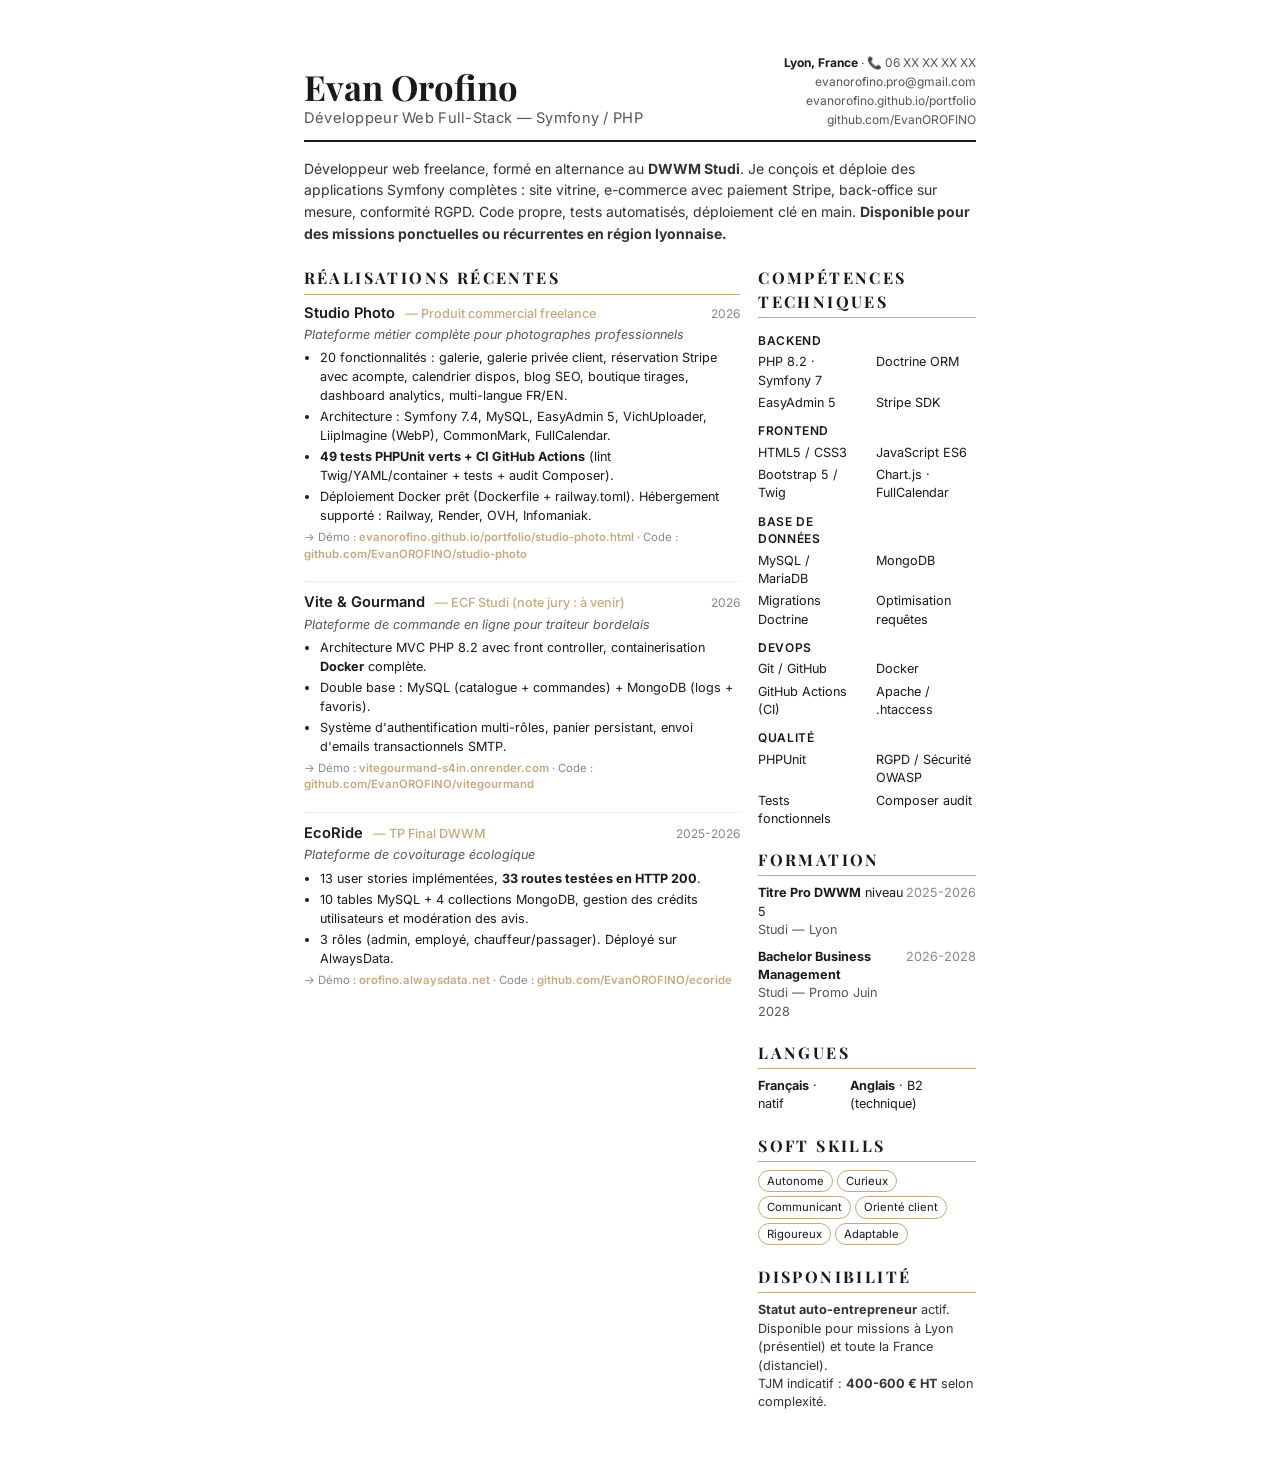
<file: cv.html>
<!DOCTYPE html>
<html lang="fr">
<head>
    <meta charset="UTF-8">
    <title>CV — Evan Orofino — Développeur Web Full-Stack Lyon</title>
    <link href="https://fonts.googleapis.com/css2?family=Inter:wght@300;400;500;600;700;800&family=Playfair+Display:wght@600;700&display=swap" rel="stylesheet">
    <style>
        @page { size: A4; margin: 0; }
        * { box-sizing: border-box; }
        body {
            margin: 0;
            font-family: 'Inter', system-ui, sans-serif;
            color: #1a1a1a;
            background: #fff;
            font-size: 10pt;
            line-height: 1.45;
        }
        .page {
            width: 210mm;
            min-height: 297mm;
            padding: 14mm 16mm;
            margin: 0 auto;
            position: relative;
        }
        .header {
            display: flex;
            justify-content: space-between;
            align-items: flex-end;
            border-bottom: 2px solid #1a1a1a;
            padding-bottom: 10px;
            margin-bottom: 16px;
        }
        .header h1 {
            font-family: 'Playfair Display', Georgia, serif;
            font-size: 26pt;
            font-weight: 700;
            margin: 0;
            line-height: 1;
        }
        .header .title {
            font-size: 11pt;
            color: #555;
            margin: 4px 0 0;
            letter-spacing: 0.02em;
        }
        .contact {
            text-align: right;
            font-size: 9pt;
            color: #555;
            line-height: 1.6;
        }
        .contact strong { color: #1a1a1a; }
        .contact a { color: #555; text-decoration: none; }
        h2 {
            font-family: 'Playfair Display', serif;
            font-size: 12pt;
            text-transform: uppercase;
            letter-spacing: 0.15em;
            margin: 14px 0 8px;
            color: #1a1a1a;
            border-bottom: 1px solid #c8a97e;
            padding-bottom: 4px;
        }
        .summary {
            font-size: 10.5pt;
            color: #333;
            line-height: 1.55;
            margin: 0 0 8px;
        }
        .grid-2 { display: grid; grid-template-columns: 2fr 1fr; gap: 18px; }
        .grid-skills { display: grid; grid-template-columns: repeat(2, 1fr); gap: 4px 18px; font-size: 9.5pt; }
        .grid-skills .skill-cat {
            font-weight: 600;
            color: #1a1a1a;
            font-size: 9pt;
            text-transform: uppercase;
            letter-spacing: 0.05em;
            margin-top: 6px;
        }
        .project {
            margin-bottom: 10px;
            padding-bottom: 8px;
            border-bottom: 1px dotted #e0e0e0;
        }
        .project:last-child { border-bottom: 0; }
        .project-head {
            display: flex;
            justify-content: space-between;
            align-items: baseline;
        }
        .project-head h3 {
            font-size: 11pt;
            margin: 0;
            font-weight: 600;
        }
        .project-head h3 .accent {
            font-size: 9.5pt;
            color: #c8a97e;
            font-weight: 500;
            margin-left: 6px;
        }
        .project-head .when {
            font-size: 9pt;
            color: #888;
            white-space: nowrap;
        }
        .project p.role {
            font-size: 9.5pt;
            color: #555;
            font-style: italic;
            margin: 2px 0 4px;
        }
        .project ul {
            margin: 4px 0 4px 0;
            padding-left: 16px;
            font-size: 9.5pt;
            line-height: 1.5;
        }
        .project ul li { margin-bottom: 2px; }
        .project .links {
            font-size: 8.5pt;
            color: #888;
            margin-top: 2px;
        }
        .project .links span {
            color: #c8a97e;
            font-weight: 600;
        }
        .formation-item {
            display: flex;
            justify-content: space-between;
            font-size: 9.5pt;
            margin-bottom: 4px;
        }
        .formation-item strong { color: #1a1a1a; }
        .formation-item .school { color: #555; }
        .formation-item .when { color: #888; white-space: nowrap; }
        .softskills {
            display: flex;
            flex-wrap: wrap;
            gap: 4px;
        }
        .softskills .pill {
            border: 1px solid #c8a97e;
            color: #1a1a1a;
            padding: 2px 8px;
            border-radius: 100px;
            font-size: 8.5pt;
        }
        .langs { display: flex; gap: 14px; font-size: 9.5pt; }
        .langs strong { color: #1a1a1a; }
        @media print {
            body { print-color-adjust: exact; -webkit-print-color-adjust: exact; }
        }
    </style>
</head>
<body>
<div class="page">

    <header class="header">
        <div>
            <h1>Evan Orofino</h1>
            <p class="title">Développeur Web Full-Stack — Symfony / PHP</p>
        </div>
        <div class="contact">
            <strong>Lyon, France</strong> · 📞 06 XX XX XX XX<br>
            <a href="mailto:evanorofino.pro@gmail.com">evanorofino.pro@gmail.com</a><br>
            <a href="https://evanorofino.github.io/portfolio/">evanorofino.github.io/portfolio</a><br>
            <a href="https://github.com/EvanOROFINO">github.com/EvanOROFINO</a>
        </div>
    </header>

    <p class="summary">
        Développeur web freelance, formé en alternance au <strong>DWWM Studi</strong>. Je conçois et déploie des applications Symfony complètes :
        site vitrine, e-commerce avec paiement Stripe, back-office sur mesure, conformité RGPD. Code propre, tests automatisés,
        déploiement clé en main. <strong>Disponible pour des missions ponctuelles ou récurrentes en région lyonnaise.</strong>
    </p>

    <div class="grid-2">
        <div>
            <h2>Réalisations récentes</h2>

            <div class="project">
                <div class="project-head">
                    <h3>Studio Photo <span class="accent">— Produit commercial freelance</span></h3>
                    <span class="when">2026</span>
                </div>
                <p class="role">Plateforme métier complète pour photographes professionnels</p>
                <ul>
                    <li>20 fonctionnalités : galerie, galerie privée client, réservation Stripe avec acompte, calendrier dispos, blog SEO, boutique tirages, dashboard analytics, multi-langue FR/EN.</li>
                    <li>Architecture : Symfony 7.4, MySQL, EasyAdmin 5, VichUploader, LiipImagine (WebP), CommonMark, FullCalendar.</li>
                    <li><strong>49 tests PHPUnit verts + CI GitHub Actions</strong> (lint Twig/YAML/container + tests + audit Composer).</li>
                    <li>Déploiement Docker prêt (Dockerfile + railway.toml). Hébergement supporté : Railway, Render, OVH, Infomaniak.</li>
                </ul>
                <p class="links">→ Démo : <span>evanorofino.github.io/portfolio/studio-photo.html</span> · Code : <span>github.com/EvanOROFINO/studio-photo</span></p>
            </div>

            <div class="project">
                <div class="project-head">
                    <h3>Vite &amp; Gourmand <span class="accent">— ECF Studi (note jury : à venir)</span></h3>
                    <span class="when">2026</span>
                </div>
                <p class="role">Plateforme de commande en ligne pour traiteur bordelais</p>
                <ul>
                    <li>Architecture MVC PHP 8.2 avec front controller, containerisation <strong>Docker</strong> complète.</li>
                    <li>Double base : MySQL (catalogue + commandes) + MongoDB (logs + favoris).</li>
                    <li>Système d'authentification multi-rôles, panier persistant, envoi d'emails transactionnels SMTP.</li>
                </ul>
                <p class="links">→ Démo : <span>vitegourmand-s4in.onrender.com</span> · Code : <span>github.com/EvanOROFINO/vitegourmand</span></p>
            </div>

            <div class="project">
                <div class="project-head">
                    <h3>EcoRide <span class="accent">— TP Final DWWM</span></h3>
                    <span class="when">2025-2026</span>
                </div>
                <p class="role">Plateforme de covoiturage écologique</p>
                <ul>
                    <li>13 user stories implémentées, <strong>33 routes testées en HTTP 200</strong>.</li>
                    <li>10 tables MySQL + 4 collections MongoDB, gestion des crédits utilisateurs et modération des avis.</li>
                    <li>3 rôles (admin, employé, chauffeur/passager). Déployé sur AlwaysData.</li>
                </ul>
                <p class="links">→ Démo : <span>orofino.alwaysdata.net</span> · Code : <span>github.com/EvanOROFINO/ecoride</span></p>
            </div>
        </div>

        <div>
            <h2>Compétences techniques</h2>
            <div class="grid-skills">
                <div class="skill-cat">Backend</div><div></div>
                <div>PHP 8.2 · Symfony 7</div>
                <div>Doctrine ORM</div>
                <div>EasyAdmin 5</div>
                <div>Stripe SDK</div>

                <div class="skill-cat">Frontend</div><div></div>
                <div>HTML5 / CSS3</div>
                <div>JavaScript ES6</div>
                <div>Bootstrap 5 / Twig</div>
                <div>Chart.js · FullCalendar</div>

                <div class="skill-cat">Base de données</div><div></div>
                <div>MySQL / MariaDB</div>
                <div>MongoDB</div>
                <div>Migrations Doctrine</div>
                <div>Optimisation requêtes</div>

                <div class="skill-cat">DevOps</div><div></div>
                <div>Git / GitHub</div>
                <div>Docker</div>
                <div>GitHub Actions (CI)</div>
                <div>Apache / .htaccess</div>

                <div class="skill-cat">Qualité</div><div></div>
                <div>PHPUnit</div>
                <div>RGPD / Sécurité OWASP</div>
                <div>Tests fonctionnels</div>
                <div>Composer audit</div>
            </div>

            <h2 style="margin-top: 20px;">Formation</h2>
            <div class="formation-item">
                <div>
                    <strong>Titre Pro DWWM</strong> niveau 5<br>
                    <span class="school">Studi — Lyon</span>
                </div>
                <span class="when">2025-2026</span>
            </div>
            <div class="formation-item" style="margin-top: 8px;">
                <div>
                    <strong>Bachelor Business Management</strong><br>
                    <span class="school">Studi — Promo Juin 2028</span>
                </div>
                <span class="when">2026-2028</span>
            </div>

            <h2 style="margin-top: 20px;">Langues</h2>
            <div class="langs">
                <span><strong>Français</strong> · natif</span>
                <span><strong>Anglais</strong> · B2 (technique)</span>
            </div>

            <h2 style="margin-top: 20px;">Soft skills</h2>
            <div class="softskills">
                <span class="pill">Autonome</span>
                <span class="pill">Curieux</span>
                <span class="pill">Communicant</span>
                <span class="pill">Orienté client</span>
                <span class="pill">Rigoureux</span>
                <span class="pill">Adaptable</span>
            </div>

            <h2 style="margin-top: 20px;">Disponibilité</h2>
            <p style="font-size: 9.5pt; margin: 0; color: #333;">
                <strong>Statut auto-entrepreneur</strong> actif.<br>
                Disponible pour missions à Lyon (présentiel) et toute la France (distanciel).<br>
                TJM indicatif : <strong>400-600 € HT</strong> selon complexité.
            </p>
        </div>
    </div>

</div>
</body>
</html>
</file>
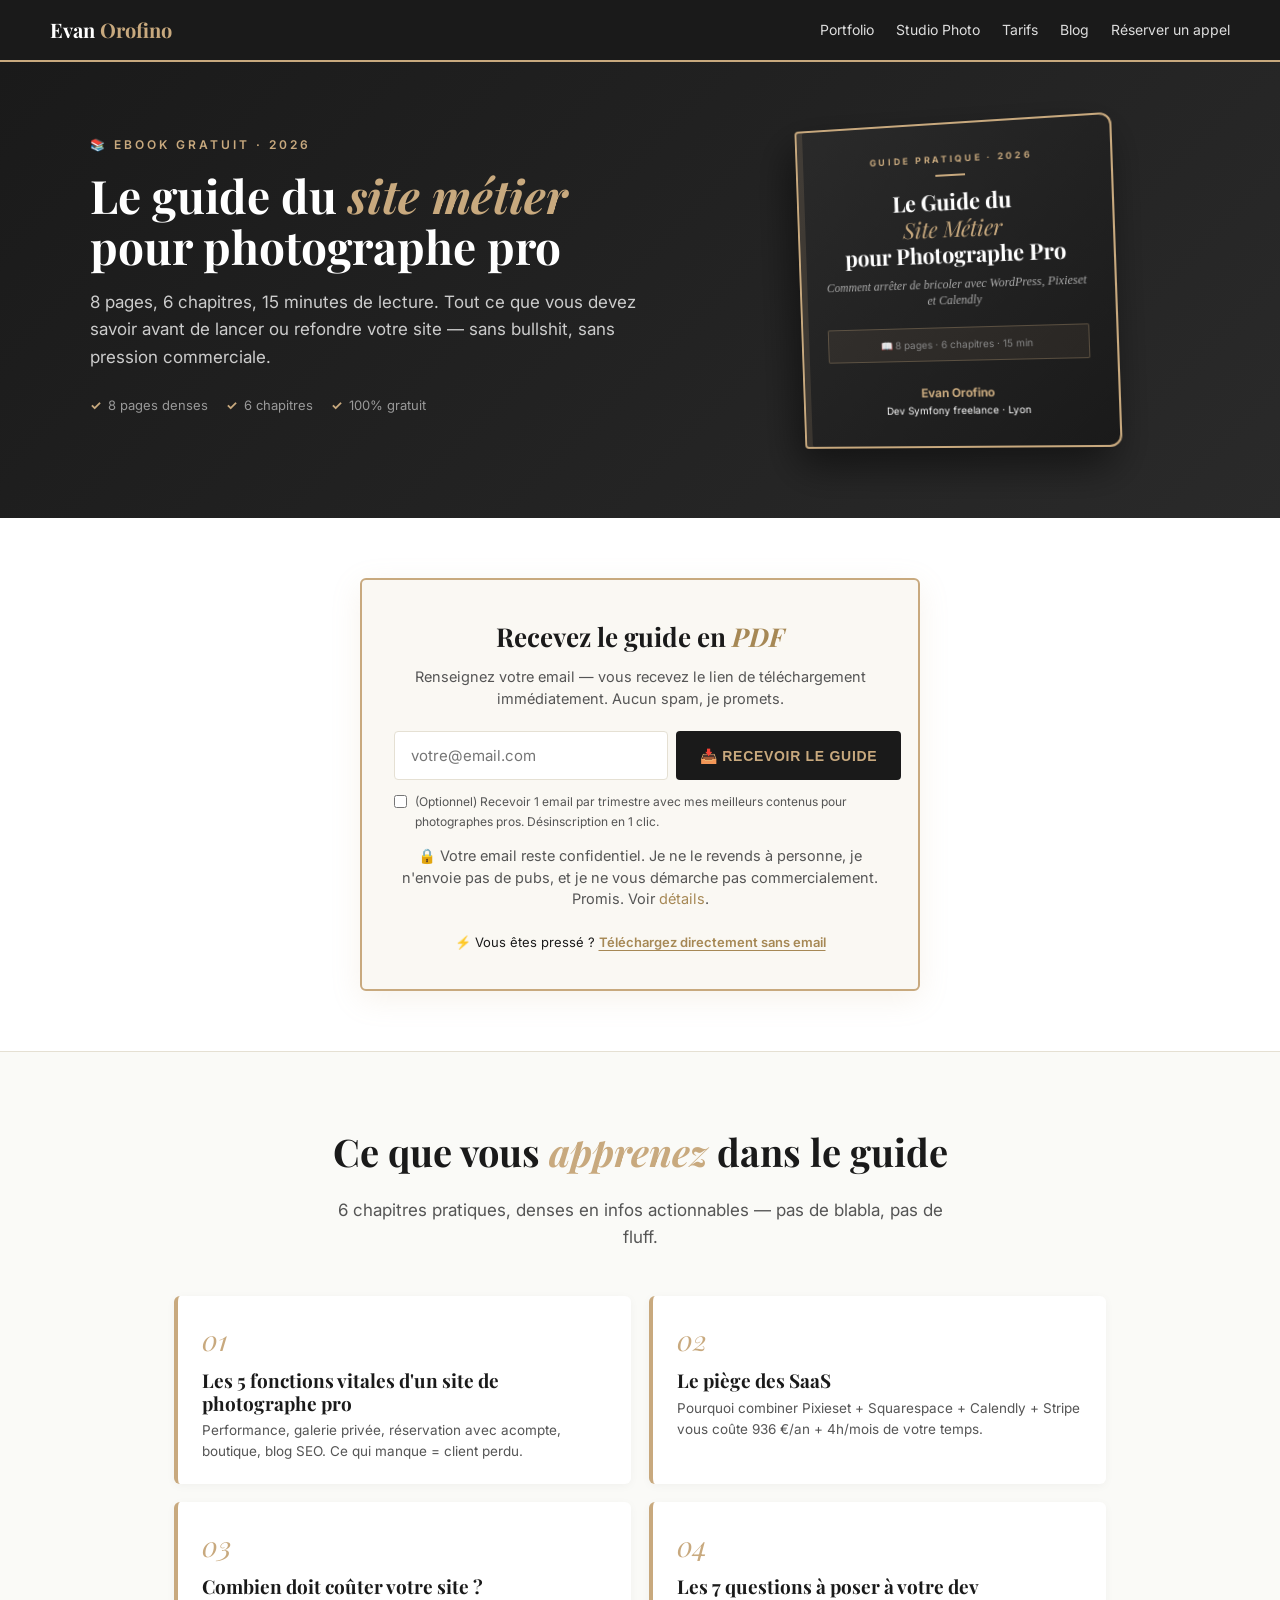
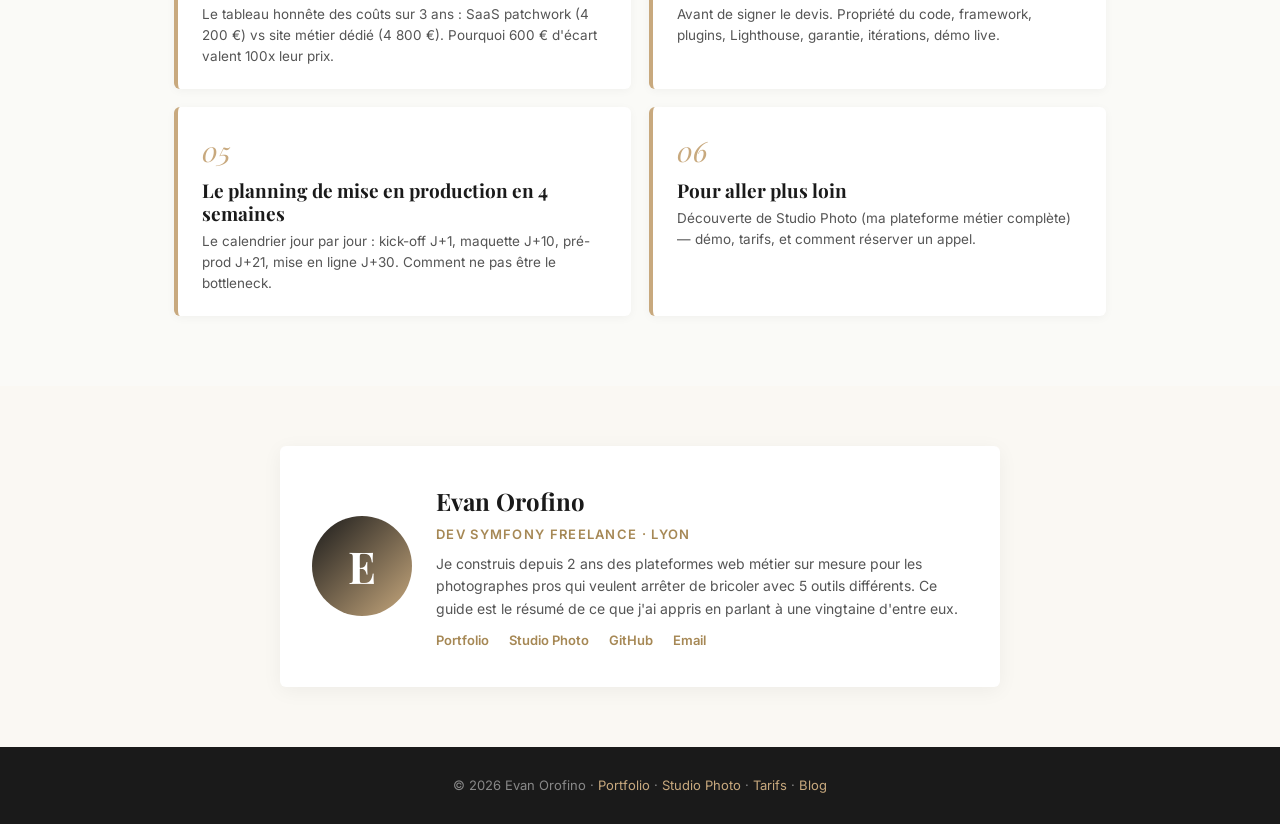
<file: ebook.html>
<!DOCTYPE html>
<html lang="fr">
<head>
<meta charset="UTF-8">
<meta name="viewport" content="width=device-width, initial-scale=1.0">
<title>Le Guide du Site Métier pour Photographe Pro — Ebook gratuit</title>
<meta name="description" content="Téléchargez gratuitement le guide PDF de 8 pages pour photographes pros : 5 fonctions vitales, piège des SaaS, prix juste, 7 questions à poser à votre dev, planning idéal en 4 semaines.">

<meta property="og:title" content="Ebook gratuit : Le Guide du Site Métier pour Photographe Pro">
<meta property="og:description" content="8 pages, 6 chapitres, 15 min de lecture. Tout ce que les photographes pros doivent savoir avant de lancer leur site web.">
<meta property="og:type" content="website">
<meta property="og:url" content="https://evanorofino.github.io/portfolio/ebook.html">

<link rel="icon" type="image/svg+xml" href="data:image/svg+xml,%3Csvg xmlns='http://www.w3.org/2000/svg' viewBox='0 0 100 100'%3E%3Crect width='100' height='100' fill='%231a1a1a' rx='20'/%3E%3Ctext x='50' y='62' font-family='Georgia' font-size='40' font-weight='700' text-anchor='middle' fill='%23c8a97e'%3EE%3C/text%3E%3C/svg%3E">

<link href="https://fonts.googleapis.com/css2?family=Playfair+Display:wght@400;700;900&family=Inter:wght@300;400;500;600;700&display=swap" rel="stylesheet">

<style>
    :root {
        --bg: #fafaf7;
        --text: #1a1a1a;
        --text-muted: #555;
        --gold: #c8a97e;
        --gold-dark: #a68855;
        --gold-light: #f0eadd;
        --border: #e5e0d3;
        --green: #10b981;
    }
    * { box-sizing: border-box; margin: 0; padding: 0; }
    html { scroll-behavior: smooth; }
    body {
        font-family: 'Inter', -apple-system, BlinkMacSystemFont, sans-serif;
        color: var(--text);
        background: var(--bg);
        font-size: 16px;
        line-height: 1.6;
        -webkit-font-smoothing: antialiased;
    }

    /* === Top nav === */
    .topnav {
        background: var(--text);
        color: #fff;
        padding: 14px 24px;
        border-bottom: 2px solid var(--gold);
    }
    .topnav-inner {
        max-width: 1180px;
        margin: 0 auto;
        display: flex;
        justify-content: space-between;
        align-items: center;
    }
    .topnav .brand {
        font-family: 'Playfair Display', serif;
        font-size: 20px;
        font-weight: 700;
        color: #fff;
        text-decoration: none;
    }
    .topnav .brand .gold { color: var(--gold); }
    .topnav .nav-links {
        display: flex;
        gap: 22px;
        font-size: 14px;
    }
    .topnav .nav-links a {
        color: #ddd;
        text-decoration: none;
    }
    .topnav .nav-links a:hover { color: var(--gold); }

    /* === Hero === */
    .hero {
        background: linear-gradient(135deg, #1a1a1a 0%, #2a2a2a 100%);
        color: #fff;
        padding: 60px 24px 70px;
    }
    .hero-grid {
        max-width: 1100px;
        margin: 0 auto;
        display: grid;
        grid-template-columns: 1.1fr 0.9fr;
        gap: 50px;
        align-items: center;
    }
    .hero-left .eyebrow {
        color: var(--gold);
        font-size: 12px;
        text-transform: uppercase;
        letter-spacing: 0.25em;
        font-weight: 600;
        margin-bottom: 16px;
    }
    .hero-left h1 {
        font-family: 'Playfair Display', serif;
        font-size: clamp(32px, 4.5vw, 46px);
        font-weight: 700;
        line-height: 1.1;
        margin-bottom: 18px;
        color: #fff;
    }
    .hero-left h1 .gold { color: var(--gold); font-style: italic; }
    .hero-left .lede {
        font-size: 17px;
        color: #ccc;
        margin-bottom: 24px;
        line-height: 1.6;
    }
    .hero-left .meta-stats {
        display: flex;
        gap: 18px;
        font-size: 13px;
        color: #999;
        margin-bottom: 20px;
    }
    .hero-left .meta-stats span:before { content: "✓ "; color: var(--gold); margin-right: 4px; font-weight: 700; }

    .ebook-mockup {
        position: relative;
        text-align: center;
    }
    .ebook-cover {
        background: linear-gradient(135deg, #2a2a2a 0%, #1a1a1a 100%);
        border: 2px solid var(--gold);
        padding: 28px 26px;
        border-radius: 4px 12px 12px 4px;
        box-shadow: -8px 18px 40px rgba(0,0,0,0.5), inset 6px 0 0 rgba(200,169,126,0.15);
        max-width: 320px;
        margin: 0 auto;
        transform: rotate(-2deg) perspective(800px) rotateY(-8deg);
        transition: transform 0.4s;
    }
    .ebook-cover:hover { transform: rotate(-2deg) perspective(800px) rotateY(0deg); }
    .ebook-cover .badge {
        color: var(--gold);
        font-size: 9px;
        text-transform: uppercase;
        letter-spacing: 0.3em;
        margin-bottom: 8px;
        font-weight: 700;
    }
    .ebook-cover .gold-line { width: 30px; height: 2px; background: var(--gold); margin: 0 auto 12px; }
    .ebook-cover .title {
        font-family: 'Playfair Display', serif;
        font-size: 22px;
        font-weight: 700;
        color: #fff;
        line-height: 1.2;
        margin-bottom: 8px;
    }
    .ebook-cover .title .gold { color: var(--gold); font-style: italic; font-weight: 400; }
    .ebook-cover .subtitle {
        font-family: Georgia, serif;
        font-size: 12px;
        color: #aaa;
        font-style: italic;
        line-height: 1.4;
        margin-bottom: 18px;
    }
    .ebook-cover .meta {
        font-size: 10px;
        color: #888;
        margin-bottom: 18px;
        padding: 8px;
        background: rgba(200,169,126,0.08);
        border: 1px solid rgba(200,169,126,0.3);
        border-radius: 2px;
    }
    .ebook-cover .author {
        font-size: 10px;
        color: #fff;
        margin-top: 22px;
    }
    .ebook-cover .author strong { color: var(--gold); font-size: 12px; display: block; }

    /* === Form section === */
    .form-section {
        background: #fff;
        padding: 60px 24px;
        border-bottom: 1px solid var(--border);
    }
    .form-wrap {
        max-width: 560px;
        margin: 0 auto;
        background: #faf8f3;
        border: 2px solid var(--gold);
        padding: 36px 32px;
        border-radius: 6px;
        box-shadow: 0 8px 30px rgba(200,169,126,0.15);
        text-align: center;
    }
    .form-wrap h2 {
        font-family: 'Playfair Display', serif;
        font-size: 26px;
        margin-bottom: 8px;
    }
    .form-wrap h2 .gold { color: var(--gold-dark); font-style: italic; }
    .form-wrap p {
        color: var(--text-muted);
        font-size: 14.5px;
        margin-bottom: 22px;
        line-height: 1.5;
    }
    .form-row {
        display: flex;
        gap: 8px;
        margin-bottom: 12px;
    }
    .form-row input[type="email"] {
        flex: 1;
        padding: 14px 16px;
        border: 1.5px solid var(--border);
        border-radius: 4px;
        font-size: 15px;
        outline: none;
        background: #fff;
        font-family: inherit;
    }
    .form-row input[type="email"]:focus { border-color: var(--gold); }
    .form-row button {
        padding: 14px 24px;
        background: var(--text);
        color: var(--gold);
        border: none;
        border-radius: 4px;
        font-size: 14px;
        font-weight: 700;
        letter-spacing: 0.05em;
        text-transform: uppercase;
        cursor: pointer;
        transition: all 0.2s;
        white-space: nowrap;
    }
    .form-row button:hover { background: var(--gold); color: var(--text); }
    .form-checkbox {
        display: flex;
        align-items: flex-start;
        gap: 8px;
        font-size: 12px;
        color: var(--text-muted);
        text-align: left;
        margin-top: 8px;
    }
    .form-checkbox input { margin-top: 3px; flex-shrink: 0; }
    .form-disclaimer {
        font-size: 11px;
        color: #999;
        margin-top: 14px;
        line-height: 1.5;
    }
    .form-disclaimer a { color: var(--gold-dark); text-decoration: none; }
    .alt-download {
        margin-top: 14px;
        font-size: 13px;
    }
    .alt-download a {
        color: var(--gold-dark);
        text-decoration: underline;
        text-underline-offset: 3px;
        font-weight: 600;
    }
    .success-msg {
        display: none;
        background: #d1fae5;
        color: #065f46;
        padding: 16px 20px;
        border-radius: 4px;
        font-size: 14px;
        margin-bottom: 16px;
        text-align: left;
        line-height: 1.5;
    }
    .success-msg.show { display: block; }
    .success-msg strong { display: block; font-size: 16px; margin-bottom: 4px; color: #064e3b; }

    /* === Content preview === */
    .preview {
        max-width: 980px;
        margin: 0 auto;
        padding: 70px 24px;
    }
    .preview h2 {
        font-family: 'Playfair Display', serif;
        font-size: clamp(28px, 4vw, 38px);
        text-align: center;
        margin-bottom: 14px;
    }
    .preview h2 .gold { color: var(--gold); font-style: italic; }
    .preview-sub {
        text-align: center;
        color: var(--text-muted);
        font-size: 17px;
        max-width: 640px;
        margin: 0 auto 45px;
    }
    .chapters {
        display: grid;
        grid-template-columns: repeat(2, 1fr);
        gap: 18px;
    }
    .chapter {
        background: #fff;
        border-radius: 6px;
        padding: 22px 24px;
        border-left: 4px solid var(--gold);
        box-shadow: 0 2px 10px rgba(0,0,0,0.04);
        transition: transform 0.15s, box-shadow 0.15s;
    }
    .chapter:hover { transform: translateY(-3px); box-shadow: 0 6px 20px rgba(0,0,0,0.08); }
    .chapter .num {
        font-family: 'Playfair Display', serif;
        font-size: 28px;
        color: var(--gold);
        font-style: italic;
        font-weight: 400;
    }
    .chapter h3 {
        font-family: 'Playfair Display', serif;
        font-size: 19px;
        margin: 6px 0 6px;
        line-height: 1.2;
    }
    .chapter p {
        font-size: 13.5px;
        color: var(--text-muted);
        line-height: 1.55;
    }

    /* === Author === */
    .author-section {
        background: #faf8f3;
        padding: 60px 24px;
    }
    .author-wrap {
        max-width: 720px;
        margin: 0 auto;
        background: #fff;
        padding: 36px 32px;
        border-radius: 6px;
        display: flex;
        gap: 24px;
        align-items: center;
        box-shadow: 0 4px 20px rgba(0,0,0,0.05);
    }
    .author-avatar {
        width: 100px; height: 100px;
        border-radius: 50%;
        background: linear-gradient(135deg, #1a1a1a 0%, var(--gold) 100%);
        display: flex;
        align-items: center;
        justify-content: center;
        font-family: 'Playfair Display', serif;
        font-size: 44px;
        font-weight: 700;
        color: #fff;
        flex-shrink: 0;
    }
    .author-info h3 {
        font-family: 'Playfair Display', serif;
        font-size: 24px;
        margin-bottom: 4px;
    }
    .author-info .role {
        font-size: 13px;
        color: var(--gold-dark);
        text-transform: uppercase;
        letter-spacing: 0.1em;
        font-weight: 600;
        margin-bottom: 8px;
    }
    .author-info p {
        font-size: 14px;
        color: var(--text-muted);
        line-height: 1.6;
    }
    .author-info .links { margin-top: 10px; font-size: 13px; }
    .author-info .links a {
        color: var(--gold-dark);
        text-decoration: none;
        margin-right: 16px;
        font-weight: 600;
    }

    /* === Footer === */
    .footer {
        background: var(--text);
        color: #888;
        padding: 28px 24px;
        text-align: center;
        font-size: 13px;
    }
    .footer a { color: var(--gold); text-decoration: none; }

    @media (max-width: 820px) {
        .hero-grid { grid-template-columns: 1fr; gap: 30px; text-align: center; }
        .ebook-cover { transform: rotate(0deg); }
        .chapters { grid-template-columns: 1fr; }
        .form-row { flex-direction: column; }
        .author-wrap { flex-direction: column; text-align: center; }
        .topnav .nav-links { display: none; }
    }
</style>
</head>
<body>

<nav class="topnav">
    <div class="topnav-inner">
        <a href="index.html" class="brand">Evan <span class="gold">Orofino</span></a>
        <div class="nav-links">
            <a href="index.html">Portfolio</a>
            <a href="studio-photo.html">Studio Photo</a>
            <a href="tarifs.html">Tarifs</a>
            <a href="blog-wordpress-photographes.html">Blog</a>
            <a href="https://calendly.com/evanorofino-pro/20min" target="_blank" rel="noopener">Réserver un appel</a>
        </div>
    </div>
</nav>

<header class="hero">
    <div class="hero-grid">
        <div class="hero-left">
            <div class="eyebrow">📚 Ebook gratuit · 2026</div>
            <h1>Le guide du <span class="gold">site métier</span><br>pour photographe pro</h1>
            <p class="lede">8 pages, 6 chapitres, 15 minutes de lecture. Tout ce que vous devez savoir avant de lancer ou refondre votre site — sans bullshit, sans pression commerciale.</p>
            <div class="meta-stats">
                <span>8 pages denses</span>
                <span>6 chapitres</span>
                <span>100% gratuit</span>
            </div>
        </div>
        <div class="ebook-mockup">
            <div class="ebook-cover">
                <div class="badge">Guide pratique · 2026</div>
                <div class="gold-line"></div>
                <div class="title">Le Guide du<br><span class="gold">Site Métier</span><br>pour Photographe Pro</div>
                <div class="subtitle">Comment arrêter de bricoler avec WordPress, Pixieset et Calendly</div>
                <div class="meta">📖 8 pages · 6 chapitres · 15 min</div>
                <div class="author">
                    <strong>Evan Orofino</strong>
                    Dev Symfony freelance · Lyon
                </div>
            </div>
        </div>
    </div>
</header>

<section class="form-section">
    <div class="form-wrap">
        <div class="success-msg" id="successMsg">
            <strong>✓ Merci ! Téléchargement disponible ci-dessous.</strong>
            J'ai aussi noté votre email pour vous envoyer la prochaine édition (1 fois par trimestre max, désinscription à tout moment).
            <div style="margin-top:12px;">
                <a href="Guide-Site-Metier-Photographe-Pro.pdf" download style="display:inline-block; background:#1a1a1a; color:#c8a97e; padding:12px 24px; border-radius:4px; text-decoration:none; font-weight:700;">📥 Télécharger le PDF (515 KB)</a>
            </div>
        </div>

        <h2 id="formTitle">Recevez le guide en <span class="gold">PDF</span></h2>
        <p id="formIntro">Renseignez votre email — vous recevez le lien de téléchargement immédiatement. Aucun spam, je promets.</p>

        <form id="ebookForm" action="https://formsubmit.co/evanorofino.pro@gmail.com" method="POST">
            <!-- Formsubmit.co config -->
            <input type="hidden" name="_subject" value="📚 Nouveau téléchargement ebook">
            <input type="hidden" name="_template" value="table">
            <input type="hidden" name="_captcha" value="false">
            <input type="hidden" name="_next" value="https://evanorofino.github.io/portfolio/ebook.html?ok=1">
            <input type="hidden" name="source" value="landing-ebook">

            <div class="form-row">
                <input type="email" name="email" id="emailInput" required placeholder="votre@email.com">
                <button type="submit">📥 Recevoir le guide</button>
            </div>

            <label class="form-checkbox">
                <input type="checkbox" name="newsletter_opt_in" value="yes">
                <span>(Optionnel) Recevoir 1 email par trimestre avec mes meilleurs contenus pour photographes pros. Désinscription en 1 clic.</span>
            </label>
        </form>

        <p class="form-disclaimer">
            🔒 Votre email reste confidentiel. Je ne le revends à personne, je n'envoie pas de pubs, et je ne vous démarche pas commercialement. Promis. Voir <a href="#privacy">détails</a>.
        </p>

        <div class="alt-download">
            ⚡ Vous êtes pressé ? <a href="Guide-Site-Metier-Photographe-Pro.pdf" download>Téléchargez directement sans email</a>
        </div>
    </div>
</section>

<section class="preview">
    <h2>Ce que vous <span class="gold">apprenez</span> dans le guide</h2>
    <p class="preview-sub">6 chapitres pratiques, denses en infos actionnables — pas de blabla, pas de fluff.</p>

    <div class="chapters">
        <div class="chapter">
            <div class="num">01</div>
            <h3>Les 5 fonctions vitales d'un site de photographe pro</h3>
            <p>Performance, galerie privée, réservation avec acompte, boutique, blog SEO. Ce qui manque = client perdu.</p>
        </div>
        <div class="chapter">
            <div class="num">02</div>
            <h3>Le piège des SaaS</h3>
            <p>Pourquoi combiner Pixieset + Squarespace + Calendly + Stripe vous coûte 936 €/an + 4h/mois de votre temps.</p>
        </div>
        <div class="chapter">
            <div class="num">03</div>
            <h3>Combien doit coûter votre site ?</h3>
            <p>Le tableau honnête des coûts sur 3 ans : SaaS patchwork (4 200 €) vs site métier dédié (4 800 €). Pourquoi 600 € d'écart valent 100x leur prix.</p>
        </div>
        <div class="chapter">
            <div class="num">04</div>
            <h3>Les 7 questions à poser à votre dev</h3>
            <p>Avant de signer le devis. Propriété du code, framework, plugins, Lighthouse, garantie, itérations, démo live.</p>
        </div>
        <div class="chapter">
            <div class="num">05</div>
            <h3>Le planning de mise en production en 4 semaines</h3>
            <p>Le calendrier jour par jour : kick-off J+1, maquette J+10, pré-prod J+21, mise en ligne J+30. Comment ne pas être le bottleneck.</p>
        </div>
        <div class="chapter">
            <div class="num">06</div>
            <h3>Pour aller plus loin</h3>
            <p>Découverte de Studio Photo (ma plateforme métier complète) — démo, tarifs, et comment réserver un appel.</p>
        </div>
    </div>
</section>

<section class="author-section">
    <div class="author-wrap">
        <div class="author-avatar">E</div>
        <div class="author-info">
            <h3>Evan Orofino</h3>
            <div class="role">Dev Symfony freelance · Lyon</div>
            <p>Je construis depuis 2 ans des plateformes web métier sur mesure pour les photographes pros qui veulent arrêter de bricoler avec 5 outils différents. Ce guide est le résumé de ce que j'ai appris en parlant à une vingtaine d'entre eux.</p>
            <div class="links">
                <a href="index.html">Portfolio</a>
                <a href="studio-photo.html">Studio Photo</a>
                <a href="https://github.com/EvanOROFINO" target="_blank" rel="noopener">GitHub</a>
                <a href="mailto:evanorofino.pro@gmail.com">Email</a>
            </div>
        </div>
    </div>
</section>

<footer class="footer">
    <p>© 2026 Evan Orofino · <a href="index.html">Portfolio</a> · <a href="studio-photo.html">Studio Photo</a> · <a href="tarifs.html">Tarifs</a> · <a href="blog-wordpress-photographes.html">Blog</a></p>
</footer>

<script>
    // Show success message if redirected back from form submission
    if (window.location.search.includes('ok=1')) {
        document.getElementById('successMsg').classList.add('show');
        document.getElementById('formTitle').style.display = 'none';
        document.getElementById('formIntro').style.display = 'none';
        document.getElementById('ebookForm').style.display = 'none';
        // Scroll to the success message
        setTimeout(() => {
            document.querySelector('.form-wrap').scrollIntoView({ behavior: 'smooth', block: 'center' });
        }, 200);
    }
</script>

</body>
</html>
</file>
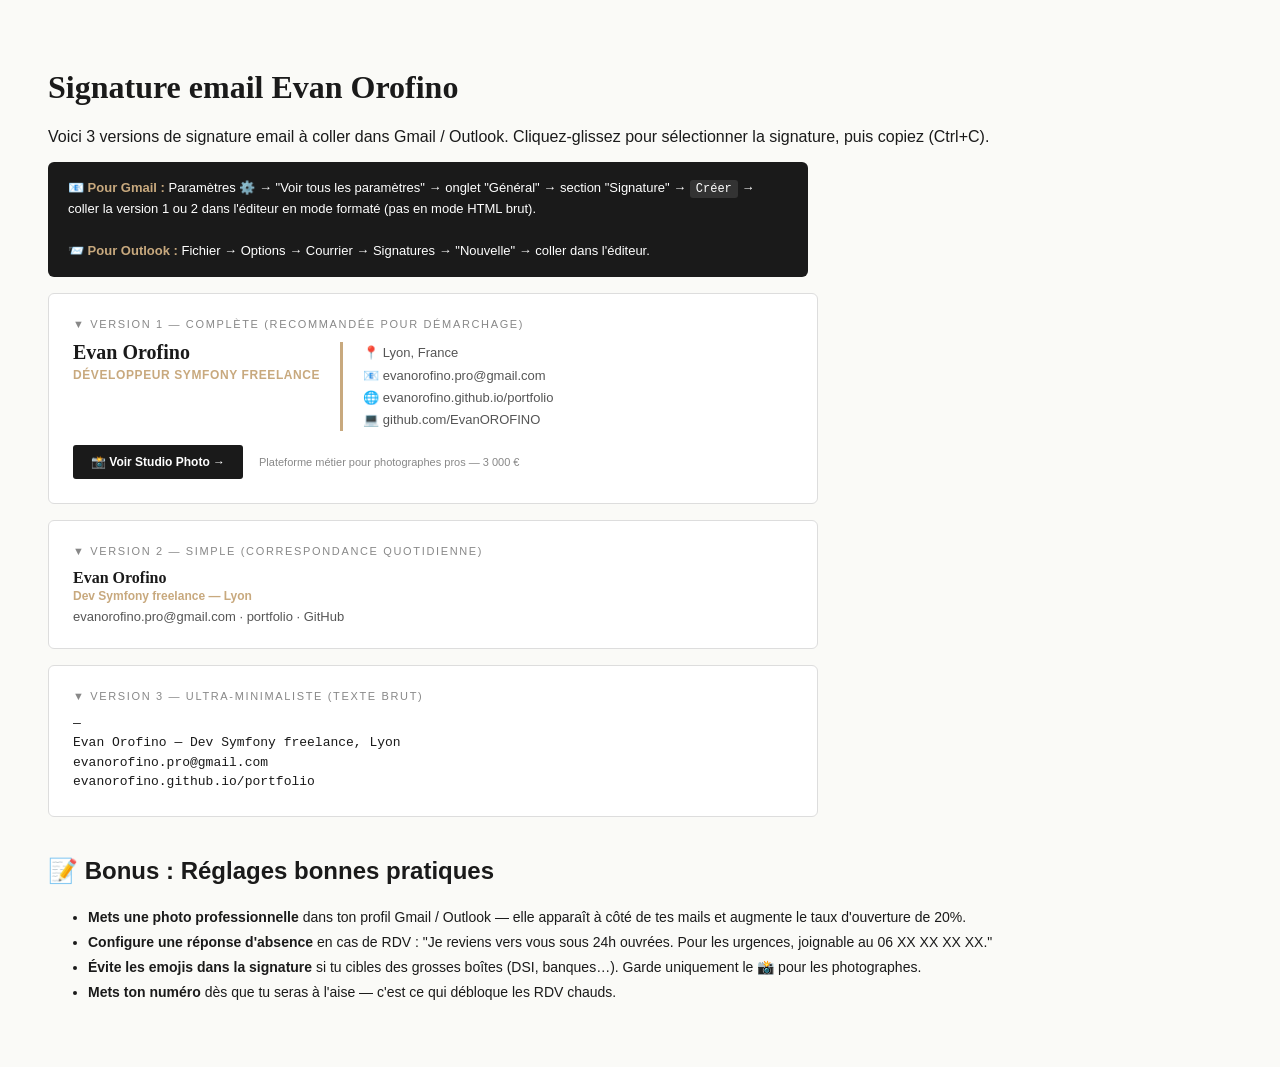
<file: signature-email.html>
<!DOCTYPE html>
<html lang="fr">
<head>
<meta charset="UTF-8">
<title>Signature email — Evan Orofino</title>
<style>
    body { font-family: -apple-system, BlinkMacSystemFont, 'Segoe UI', sans-serif; padding: 40px; background: #fafaf7; color: #1a1a1a; }
    h1 { font-family: 'Playfair Display', Georgia, serif; }
    .demo {
        background: #fff;
        border: 1px solid #ddd;
        border-radius: 6px;
        padding: 24px;
        margin: 16px 0;
        max-width: 720px;
    }
    .demo-label { color: #888; font-size: 11px; text-transform: uppercase; letter-spacing: 0.15em; margin-bottom: 12px; }
    .copy-help {
        background: #1a1a1a;
        color: #fff;
        padding: 16px 20px;
        border-radius: 6px;
        max-width: 720px;
        margin: 16px 0;
        font-size: 13px;
        line-height: 1.6;
    }
    .copy-help strong { color: #c8a97e; }
    .copy-help code {
        background: #333;
        padding: 2px 6px;
        border-radius: 3px;
        font-size: 12px;
    }
    pre { background: #f5f5f5; padding: 16px; border-radius: 6px; overflow-x: auto; max-width: 720px; font-size: 12px; line-height: 1.5; }
</style>
</head>
<body>

<h1>Signature email Evan Orofino</h1>
<p>Voici 3 versions de signature email à coller dans Gmail / Outlook. Cliquez-glissez pour sélectionner la signature, puis copiez (Ctrl+C).</p>

<div class="copy-help">
    <strong>📧 Pour Gmail :</strong> Paramètres ⚙️ → "Voir tous les paramètres" → onglet "Général" → section "Signature" → <code>Créer</code> → coller la version 1 ou 2 dans l'éditeur en mode formaté (pas en mode HTML brut).<br><br>
    <strong>📨 Pour Outlook :</strong> Fichier → Options → Courrier → Signatures → "Nouvelle" → coller dans l'éditeur.
</div>

<div class="demo">
    <div class="demo-label">▼ Version 1 — Complète (recommandée pour démarchage)</div>
    <!-- ===== SIGNATURE COMPLETE ===== -->
    <table cellpadding="0" cellspacing="0" border="0" style="font-family: -apple-system, BlinkMacSystemFont, 'Segoe UI', Arial, sans-serif; color: #1a1a1a; font-size: 14px; line-height: 1.5;">
        <tr>
            <td style="padding-right: 20px; border-right: 3px solid #c8a97e; vertical-align: top;">
                <div style="font-family: Georgia, 'Playfair Display', serif; font-size: 20px; font-weight: 700; color: #1a1a1a; line-height: 1;">Evan Orofino</div>
                <div style="font-size: 12px; color: #c8a97e; margin-top: 4px; letter-spacing: 0.05em; text-transform: uppercase; font-weight: 600;">Développeur Symfony freelance</div>
            </td>
            <td style="padding-left: 20px; vertical-align: top; font-size: 13px; line-height: 1.7; color: #555;">
                <div>📍 Lyon, France</div>
                <div>📧 <a href="mailto:evanorofino.pro@gmail.com" style="color: #555; text-decoration: none;">evanorofino.pro@gmail.com</a></div>
                <div>🌐 <a href="https://evanorofino.github.io/portfolio/" style="color: #555; text-decoration: none;">evanorofino.github.io/portfolio</a></div>
                <div>💻 <a href="https://github.com/EvanOROFINO" style="color: #555; text-decoration: none;">github.com/EvanOROFINO</a></div>
            </td>
        </tr>
        <tr>
            <td colspan="2" style="padding-top: 14px;">
                <a href="https://evanorofino.github.io/portfolio/studio-photo.html" style="display: inline-block; background: #1a1a1a; color: #fff; padding: 8px 18px; text-decoration: none; border-radius: 3px; font-size: 12px; font-weight: 600; font-family: Arial, sans-serif;">📸 Voir Studio Photo →</a>
                <span style="font-size: 11px; color: #888; margin-left: 12px;">Plateforme métier pour photographes pros — 3 000 €</span>
            </td>
        </tr>
    </table>
    <!-- ===== FIN SIGNATURE COMPLETE ===== -->
</div>

<div class="demo">
    <div class="demo-label">▼ Version 2 — Simple (correspondance quotidienne)</div>
    <!-- ===== SIGNATURE SIMPLE ===== -->
    <table cellpadding="0" cellspacing="0" border="0" style="font-family: -apple-system, BlinkMacSystemFont, 'Segoe UI', Arial, sans-serif; color: #1a1a1a; font-size: 14px;">
        <tr>
            <td>
                <div style="font-family: Georgia, serif; font-size: 16px; font-weight: 700;">Evan Orofino</div>
                <div style="font-size: 12px; color: #c8a97e; font-weight: 600; margin: 2px 0 6px;">Dev Symfony freelance — Lyon</div>
                <div style="font-size: 13px; color: #555;">
                    <a href="mailto:evanorofino.pro@gmail.com" style="color: #555; text-decoration: none;">evanorofino.pro@gmail.com</a> ·
                    <a href="https://evanorofino.github.io/portfolio/" style="color: #555; text-decoration: none;">portfolio</a> ·
                    <a href="https://github.com/EvanOROFINO" style="color: #555; text-decoration: none;">GitHub</a>
                </div>
            </td>
        </tr>
    </table>
    <!-- ===== FIN SIGNATURE SIMPLE ===== -->
</div>

<div class="demo">
    <div class="demo-label">▼ Version 3 — Ultra-minimaliste (texte brut)</div>
    <pre style="white-space: pre-wrap; margin: 0; background: transparent; padding: 0; font-family: monospace; font-size: 13px;">
—
Evan Orofino — Dev Symfony freelance, Lyon
evanorofino.pro@gmail.com
evanorofino.github.io/portfolio</pre>
</div>

<h2 style="margin-top: 40px;">📝 Bonus : Réglages bonnes pratiques</h2>
<ul style="font-size: 14px; line-height: 1.8;">
    <li><strong>Mets une photo professionnelle</strong> dans ton profil Gmail / Outlook — elle apparaît à côté de tes mails et augmente le taux d'ouverture de 20%.</li>
    <li><strong>Configure une réponse d'absence</strong> en cas de RDV : "Je reviens vers vous sous 24h ouvrées. Pour les urgences, joignable au 06 XX XX XX XX."</li>
    <li><strong>Évite les emojis dans la signature</strong> si tu cibles des grosses boîtes (DSI, banques…). Garde uniquement le 📸 pour les photographes.</li>
    <li><strong>Mets ton numéro</strong> dès que tu seras à l'aise — c'est ce qui débloque les RDV chauds.</li>
</ul>

</body>
</html>
</file>
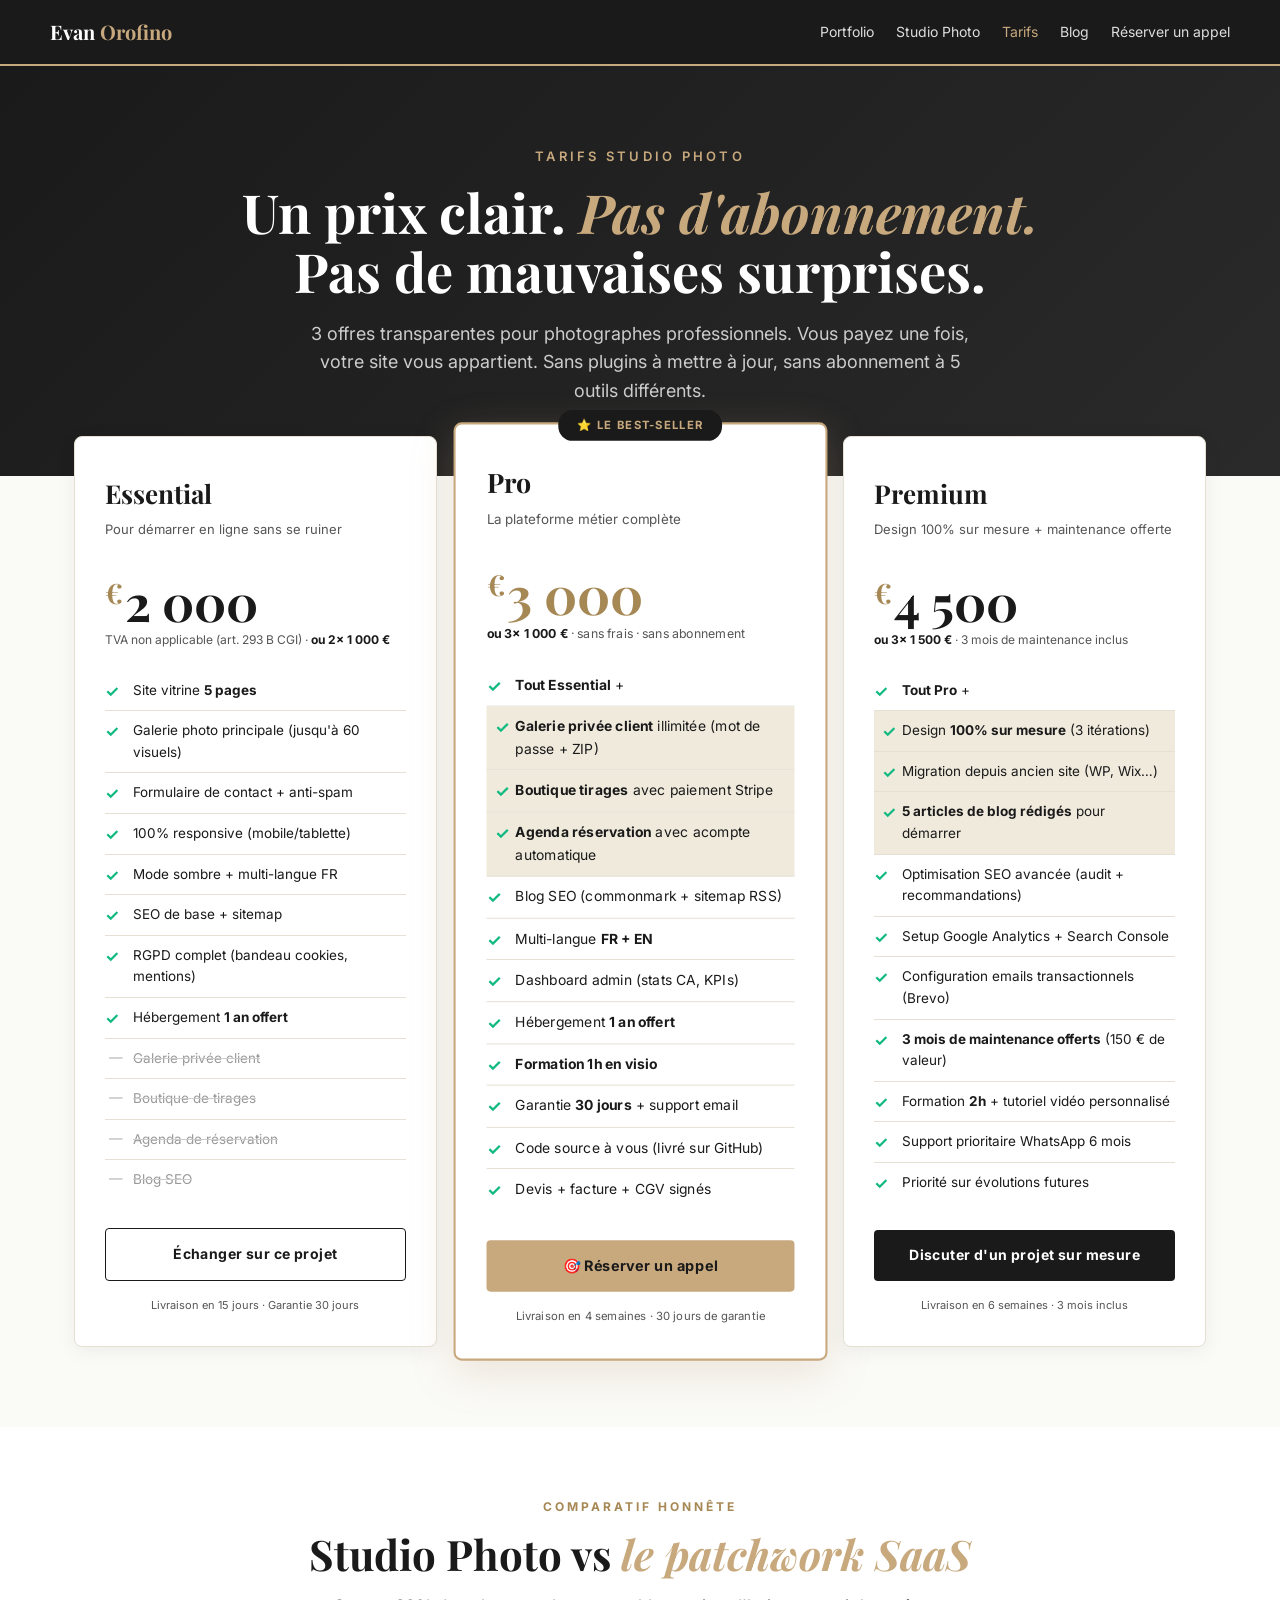
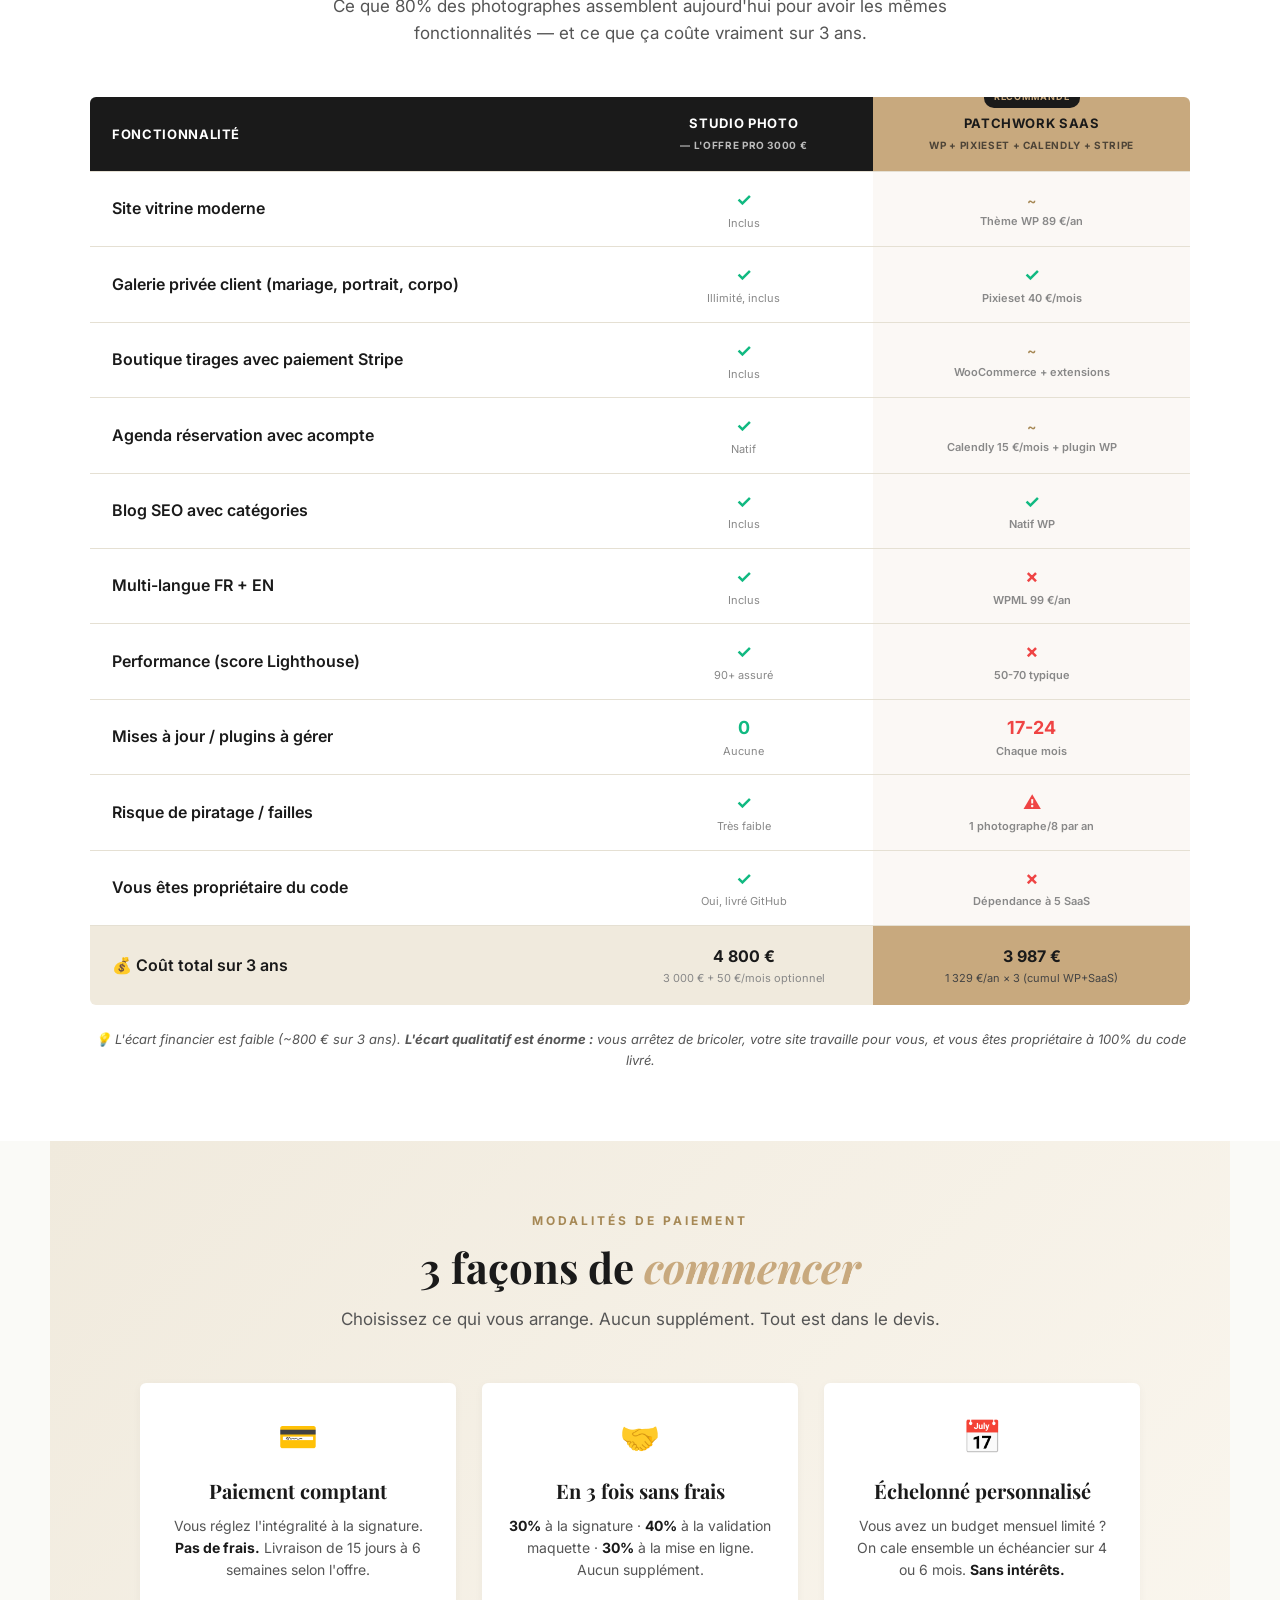
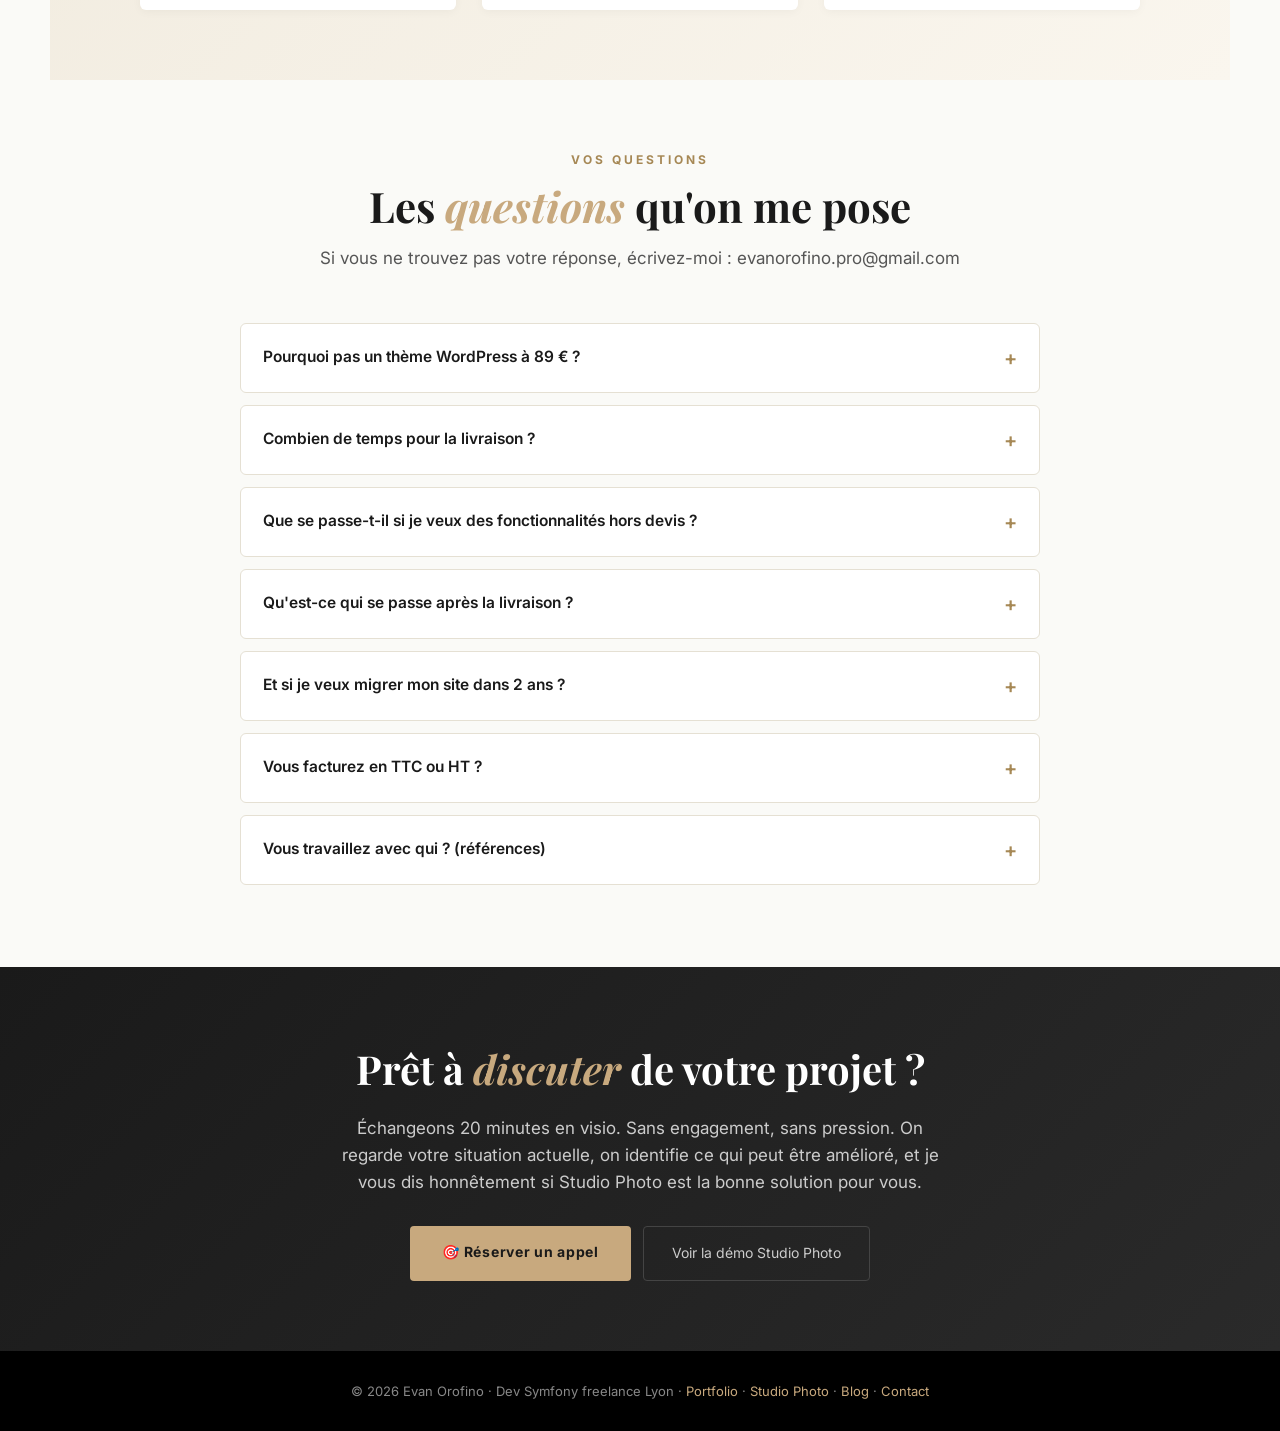
<file: tarifs.html>
<!DOCTYPE html>
<html lang="fr">
<head>
<meta charset="UTF-8">
<meta name="viewport" content="width=device-width, initial-scale=1.0">
<title>Tarifs Studio Photo — 3 offres claires sans abonnement | Evan Orofino</title>
<meta name="description" content="Combien coûte un site métier pour photographe pro ? 3 offres transparentes : Essential 2000 €, Pro 3000 €, Premium 4500 €. Tout inclus, sans abonnement.">

<meta property="og:title" content="Tarifs Studio Photo — Sites métier pour photographes pros">
<meta property="og:description" content="3 offres claires de 2000 € à 4500 € — tout inclus, sans abonnement multiple. Comparatif vs Pixieset+Squarespace+Calendly inclus.">
<meta property="og:type" content="website">
<meta property="og:url" content="https://evanorofino.github.io/portfolio/tarifs.html">

<link rel="icon" type="image/svg+xml" href="data:image/svg+xml,%3Csvg xmlns='http://www.w3.org/2000/svg' viewBox='0 0 100 100'%3E%3Crect width='100' height='100' fill='%231a1a1a' rx='20'/%3E%3Ctext x='50' y='62' font-family='Georgia' font-size='40' font-weight='700' text-anchor='middle' fill='%23c8a97e'%3EE%3C/text%3E%3C/svg%3E">

<link href="https://fonts.googleapis.com/css2?family=Playfair+Display:wght@400;700;900&family=Inter:wght@300;400;500;600;700&display=swap" rel="stylesheet">

<style>
    :root {
        --bg: #fafaf7;
        --bg-card: #ffffff;
        --text: #1a1a1a;
        --text-muted: #555;
        --gold: #c8a97e;
        --gold-dark: #a68855;
        --gold-light: #f0eadd;
        --border: #e5e0d3;
        --green: #10b981;
        --red: #ef4444;
    }
    * { box-sizing: border-box; margin: 0; padding: 0; }
    html { scroll-behavior: smooth; }
    body {
        font-family: 'Inter', -apple-system, BlinkMacSystemFont, sans-serif;
        color: var(--text);
        background: var(--bg);
        font-size: 16px;
        line-height: 1.6;
        -webkit-font-smoothing: antialiased;
    }

    /* === Top nav === */
    .topnav {
        background: var(--text);
        color: #fff;
        padding: 16px 24px;
        position: sticky;
        top: 0;
        z-index: 100;
        border-bottom: 2px solid var(--gold);
    }
    .topnav-inner {
        max-width: 1180px;
        margin: 0 auto;
        display: flex;
        justify-content: space-between;
        align-items: center;
    }
    .topnav .brand {
        font-family: 'Playfair Display', serif;
        font-size: 20px;
        font-weight: 700;
        color: #fff;
        text-decoration: none;
    }
    .topnav .brand .gold { color: var(--gold); }
    .topnav .nav-links {
        display: flex;
        gap: 22px;
        font-size: 14px;
    }
    .topnav .nav-links a {
        color: #ddd;
        text-decoration: none;
        transition: color 0.15s;
    }
    .topnav .nav-links a:hover { color: var(--gold); }
    .topnav .nav-links a.active { color: var(--gold); }

    /* === Hero === */
    .hero {
        background: linear-gradient(135deg, #1a1a1a 0%, #2a2a2a 100%);
        color: #fff;
        padding: 80px 24px 70px;
        text-align: center;
    }
    .hero .eyebrow {
        color: var(--gold);
        font-size: 13px;
        text-transform: uppercase;
        letter-spacing: 0.25em;
        font-weight: 600;
        margin-bottom: 16px;
    }
    .hero h1 {
        font-family: 'Playfair Display', serif;
        font-size: clamp(36px, 5vw, 54px);
        font-weight: 700;
        line-height: 1.1;
        margin-bottom: 18px;
        color: #fff;
        max-width: 820px;
        margin-left: auto;
        margin-right: auto;
    }
    .hero h1 .gold { color: var(--gold); font-style: italic; }
    .hero .lede {
        font-size: 18px;
        color: #ccc;
        max-width: 680px;
        margin: 0 auto;
    }

    /* === Pricing cards === */
    .pricing {
        max-width: 1180px;
        margin: -40px auto 0;
        padding: 0 24px 80px;
    }
    .pricing-grid {
        display: grid;
        grid-template-columns: repeat(3, 1fr);
        gap: 22px;
    }
    .card {
        background: var(--bg-card);
        border-radius: 8px;
        padding: 36px 30px 32px;
        box-shadow: 0 4px 20px rgba(0,0,0,0.06);
        border: 1px solid var(--border);
        display: flex;
        flex-direction: column;
        position: relative;
        transition: transform 0.2s, box-shadow 0.2s;
    }
    .card:hover {
        transform: translateY(-6px);
        box-shadow: 0 12px 40px rgba(0,0,0,0.1);
    }
    .card.featured {
        border: 2px solid var(--gold);
        box-shadow: 0 12px 40px rgba(200,169,126,0.25);
        transform: scale(1.03);
    }
    .card.featured:hover { transform: scale(1.03) translateY(-6px); }
    .badge-best {
        position: absolute;
        top: -14px;
        left: 50%;
        transform: translateX(-50%);
        background: var(--text);
        color: var(--gold);
        font-size: 11px;
        font-weight: 700;
        padding: 6px 18px;
        border-radius: 14px;
        letter-spacing: 0.1em;
        text-transform: uppercase;
        white-space: nowrap;
    }
    .card-name {
        font-family: 'Playfair Display', serif;
        font-size: 26px;
        font-weight: 700;
        margin-bottom: 4px;
    }
    .card-tagline {
        font-size: 13px;
        color: var(--text-muted);
        margin-bottom: 22px;
        min-height: 36px;
    }
    .card-price {
        font-family: 'Playfair Display', serif;
        font-size: 50px;
        font-weight: 700;
        color: var(--text);
        line-height: 1;
        margin-bottom: 4px;
    }
    .card-price .currency { font-size: 28px; vertical-align: super; margin-right: 2px; color: var(--gold-dark); }
    .card-price-sub {
        font-size: 12px;
        color: var(--text-muted);
        margin-bottom: 22px;
        line-height: 1.5;
    }
    .card-price-sub strong { color: var(--text); }
    .card.featured .card-price { color: var(--gold-dark); }

    .card-features {
        list-style: none;
        padding: 0;
        margin: 0 0 28px;
        flex: 1;
    }
    .card-features li {
        padding: 9px 0 9px 28px;
        border-bottom: 1px solid var(--border);
        position: relative;
        font-size: 13.5px;
        color: var(--text);
    }
    .card-features li:last-child { border-bottom: none; }
    .card-features li.included:before {
        content: "✓";
        position: absolute;
        left: 0;
        top: 8px;
        color: var(--green);
        font-weight: 700;
        font-size: 16px;
    }
    .card-features li.excluded:before {
        content: "—";
        position: absolute;
        left: 4px;
        top: 8px;
        color: #c8c8c8;
        font-weight: 700;
    }
    .card-features li.excluded {
        color: #999;
        text-decoration: line-through;
        text-decoration-color: #ccc;
    }
    .card-features li.highlight { background: var(--gold-light); padding-left: 28px; padding-right: 8px; }
    .card-features li.highlight:before { left: 8px; }
    .card-features li strong { font-weight: 700; }

    .card-btn {
        display: block;
        text-align: center;
        padding: 14px 18px;
        border-radius: 4px;
        text-decoration: none;
        font-size: 14px;
        font-weight: 700;
        letter-spacing: 0.03em;
        transition: all 0.2s;
        margin-bottom: 8px;
    }
    .card-btn.primary {
        background: var(--gold);
        color: var(--text);
    }
    .card-btn.primary:hover { background: #d6b88a; }
    .card-btn.dark {
        background: var(--text);
        color: #fff;
    }
    .card-btn.dark:hover { background: var(--gold); color: var(--text); }
    .card-btn.outline {
        background: transparent;
        color: var(--text);
        border: 1.5px solid var(--text);
    }
    .card-btn.outline:hover { background: var(--text); color: var(--gold); }
    .card-payment-note {
        text-align: center;
        font-size: 11px;
        color: var(--text-muted);
        margin-top: 8px;
    }

    /* === Section title === */
    .section {
        max-width: 1180px;
        margin: 0 auto;
        padding: 70px 24px;
    }
    .section-eyebrow {
        text-align: center;
        font-size: 12px;
        text-transform: uppercase;
        letter-spacing: 0.25em;
        color: var(--gold-dark);
        font-weight: 700;
        margin-bottom: 12px;
    }
    .section-title {
        font-family: 'Playfair Display', serif;
        font-size: clamp(28px, 4vw, 42px);
        text-align: center;
        font-weight: 700;
        line-height: 1.2;
        margin-bottom: 14px;
        color: var(--text);
    }
    .section-title .gold { color: var(--gold); font-style: italic; }
    .section-sub {
        text-align: center;
        font-size: 17px;
        color: var(--text-muted);
        max-width: 700px;
        margin: 0 auto 50px;
        line-height: 1.6;
    }

    /* === Comparison table === */
    .comparison {
        background: #fff;
        padding: 70px 24px;
    }
    .comparison-table-wrap {
        max-width: 1100px;
        margin: 0 auto;
        overflow-x: auto;
    }
    table.comparison-table {
        width: 100%;
        border-collapse: separate;
        border-spacing: 0;
        min-width: 720px;
    }
    table.comparison-table th,
    table.comparison-table td {
        padding: 14px 16px;
        text-align: center;
        border-bottom: 1px solid var(--border);
    }
    table.comparison-table thead th {
        background: var(--text);
        color: #fff;
        font-size: 13px;
        font-weight: 700;
        text-transform: uppercase;
        letter-spacing: 0.05em;
        padding: 16px 14px;
    }
    table.comparison-table thead th:first-child { border-radius: 6px 0 0 0; text-align: left; padding-left: 22px; }
    table.comparison-table thead th:last-child { border-radius: 0 6px 0 0; }
    table.comparison-table thead th.our {
        background: var(--gold);
        color: var(--text);
        position: relative;
    }
    table.comparison-table thead th.our:before {
        content: "RECOMMANDÉ";
        position: absolute;
        top: -10px;
        left: 50%;
        transform: translateX(-50%);
        background: var(--text);
        color: var(--gold);
        font-size: 9px;
        padding: 3px 10px;
        border-radius: 10px;
        letter-spacing: 0.1em;
    }
    table.comparison-table tbody tr:hover { background: #fafaf7; }
    table.comparison-table td:first-child {
        text-align: left;
        font-weight: 600;
        color: var(--text);
        padding-left: 22px;
    }
    table.comparison-table td.our {
        background: rgba(200,169,126,0.08);
        font-weight: 600;
    }
    table.comparison-table .check { color: var(--green); font-size: 18px; font-weight: 700; }
    table.comparison-table .cross { color: var(--red); font-size: 18px; font-weight: 700; }
    table.comparison-table .partial { color: var(--gold-dark); font-size: 14px; font-weight: 600; }
    table.comparison-table tfoot td {
        background: var(--gold-light);
        font-weight: 700;
        font-size: 16px;
        color: var(--text);
        border-bottom: none;
        padding: 18px 14px;
    }
    table.comparison-table tfoot td:first-child { border-radius: 0 0 0 6px; }
    table.comparison-table tfoot td:last-child { border-radius: 0 0 6px 0; }
    table.comparison-table tfoot td.our {
        background: var(--gold);
        color: var(--text);
    }
    .comparison-note {
        max-width: 1100px;
        margin: 24px auto 0;
        text-align: center;
        font-size: 13px;
        color: var(--text-muted);
        font-style: italic;
    }

    /* === Payment section === */
    .payment-section {
        background: linear-gradient(135deg, var(--gold-light) 0%, #faf6ee 100%);
    }
    .payment-grid {
        display: grid;
        grid-template-columns: repeat(3, 1fr);
        gap: 26px;
        max-width: 1000px;
        margin: 0 auto;
    }
    .payment-card {
        background: #fff;
        padding: 28px 26px;
        border-radius: 6px;
        text-align: center;
        box-shadow: 0 2px 10px rgba(0,0,0,0.04);
    }
    .payment-card .icon {
        font-size: 32px;
        margin-bottom: 12px;
    }
    .payment-card h3 {
        font-family: 'Playfair Display', serif;
        font-size: 20px;
        margin-bottom: 8px;
    }
    .payment-card p { font-size: 14px; color: var(--text-muted); line-height: 1.6; }
    .payment-card strong { color: var(--text); }

    /* === FAQ === */
    .faq {
        max-width: 800px;
        margin: 0 auto;
    }
    .faq-item {
        background: #fff;
        border: 1px solid var(--border);
        border-radius: 6px;
        margin-bottom: 12px;
        overflow: hidden;
    }
    .faq-question {
        padding: 18px 22px;
        cursor: pointer;
        font-weight: 600;
        font-size: 15.5px;
        display: flex;
        justify-content: space-between;
        align-items: center;
        user-select: none;
        transition: background 0.15s;
    }
    .faq-question:hover { background: #faf8f3; }
    .faq-question .icon {
        font-size: 20px;
        color: var(--gold-dark);
        transition: transform 0.2s;
        flex-shrink: 0;
        margin-left: 14px;
    }
    .faq-item.open .faq-question .icon { transform: rotate(45deg); }
    .faq-answer {
        max-height: 0;
        overflow: hidden;
        transition: max-height 0.25s ease-out;
    }
    .faq-answer-inner {
        padding: 0 22px 20px;
        font-size: 14.5px;
        color: var(--text-muted);
        line-height: 1.7;
    }
    .faq-item.open .faq-answer { max-height: 400px; }

    /* === Final CTA === */
    .final-cta {
        background: linear-gradient(135deg, #1a1a1a 0%, #2a2a2a 100%);
        color: #fff;
        padding: 70px 24px;
        text-align: center;
    }
    .final-cta h2 {
        font-family: 'Playfair Display', serif;
        font-size: clamp(28px, 4vw, 40px);
        margin-bottom: 14px;
        color: #fff;
    }
    .final-cta h2 .gold { color: var(--gold); font-style: italic; }
    .final-cta p {
        color: #ccc;
        font-size: 17px;
        max-width: 600px;
        margin: 0 auto 30px;
        line-height: 1.6;
    }
    .final-cta .btn-row {
        display: flex;
        gap: 12px;
        justify-content: center;
        flex-wrap: wrap;
    }
    .btn-cta {
        display: inline-block;
        padding: 15px 32px;
        background: var(--gold);
        color: var(--text);
        font-weight: 700;
        text-decoration: none;
        border-radius: 4px;
        font-size: 14px;
        letter-spacing: 0.05em;
        transition: all 0.2s;
    }
    .btn-cta:hover { background: #d6b88a; transform: translateY(-2px); }
    .btn-ghost {
        display: inline-block;
        padding: 15px 28px;
        color: #ccc;
        text-decoration: none;
        font-size: 14px;
        border: 1px solid #444;
        border-radius: 4px;
        transition: all 0.2s;
    }
    .btn-ghost:hover { color: #fff; border-color: var(--gold); }

    /* === Footer === */
    .footer {
        background: #000;
        color: #888;
        padding: 30px 24px;
        text-align: center;
        font-size: 13px;
    }
    .footer a { color: var(--gold); text-decoration: none; }

    /* === Responsive === */
    @media (max-width: 940px) {
        .pricing-grid { grid-template-columns: 1fr; max-width: 480px; margin: -40px auto 0; }
        .card.featured { transform: scale(1); }
        .card.featured:hover { transform: translateY(-6px); }
        .payment-grid { grid-template-columns: 1fr; }
        .topnav .nav-links { display: none; }
    }
</style>
</head>
<body>

<nav class="topnav">
    <div class="topnav-inner">
        <a href="index.html" class="brand">Evan <span class="gold">Orofino</span></a>
        <div class="nav-links">
            <a href="index.html">Portfolio</a>
            <a href="studio-photo.html">Studio Photo</a>
            <a href="tarifs.html" class="active">Tarifs</a>
            <a href="blog-wordpress-photographes.html">Blog</a>
            <a href="https://calendly.com/evanorofino-pro/20min" target="_blank" rel="noopener">Réserver un appel</a>
        </div>
    </div>
</nav>

<!-- ============ HERO ============ -->
<header class="hero">
    <div class="eyebrow">Tarifs Studio Photo</div>
    <h1>Un prix clair. <span class="gold">Pas d'abonnement.</span><br>Pas de mauvaises surprises.</h1>
    <p class="lede">3 offres transparentes pour photographes professionnels. Vous payez une fois, votre site vous appartient. Sans plugins à mettre à jour, sans abonnement à 5 outils différents.</p>
</header>

<!-- ============ PRICING CARDS ============ -->
<section class="pricing">
    <div class="pricing-grid">

        <!-- === Essential === -->
        <div class="card">
            <div class="card-name">Essential</div>
            <div class="card-tagline">Pour démarrer en ligne sans se ruiner</div>
            <div class="card-price"><span class="currency">€</span>2 000</div>
            <div class="card-price-sub">TVA non applicable (art. 293 B CGI) · <strong>ou 2× 1 000 €</strong></div>

            <ul class="card-features">
                <li class="included">Site vitrine <strong>5 pages</strong></li>
                <li class="included">Galerie photo principale (jusqu'à 60 visuels)</li>
                <li class="included">Formulaire de contact + anti-spam</li>
                <li class="included">100% responsive (mobile/tablette)</li>
                <li class="included">Mode sombre + multi-langue FR</li>
                <li class="included">SEO de base + sitemap</li>
                <li class="included">RGPD complet (bandeau cookies, mentions)</li>
                <li class="included">Hébergement <strong>1 an offert</strong></li>
                <li class="excluded">Galerie privée client</li>
                <li class="excluded">Boutique de tirages</li>
                <li class="excluded">Agenda de réservation</li>
                <li class="excluded">Blog SEO</li>
            </ul>

            <a href="https://calendly.com/evanorofino-pro/20min" target="_blank" rel="noopener" class="card-btn outline">Échanger sur ce projet</a>
            <p class="card-payment-note">Livraison en 15 jours · Garantie 30 jours</p>
        </div>

        <!-- === Pro (featured) === -->
        <div class="card featured">
            <div class="badge-best">⭐ Le best-seller</div>
            <div class="card-name">Pro</div>
            <div class="card-tagline">La plateforme métier complète</div>
            <div class="card-price"><span class="currency">€</span>3 000</div>
            <div class="card-price-sub"><strong>ou 3× 1 000 €</strong> · sans frais · sans abonnement</div>

            <ul class="card-features">
                <li class="included"><strong>Tout Essential</strong> +</li>
                <li class="included highlight"><strong>Galerie privée client</strong> illimitée (mot de passe + ZIP)</li>
                <li class="included highlight"><strong>Boutique tirages</strong> avec paiement Stripe</li>
                <li class="included highlight"><strong>Agenda réservation</strong> avec acompte automatique</li>
                <li class="included">Blog SEO (commonmark + sitemap RSS)</li>
                <li class="included">Multi-langue <strong>FR + EN</strong></li>
                <li class="included">Dashboard admin (stats CA, KPIs)</li>
                <li class="included">Hébergement <strong>1 an offert</strong></li>
                <li class="included"><strong>Formation 1h en visio</strong></li>
                <li class="included">Garantie <strong>30 jours</strong> + support email</li>
                <li class="included">Code source à vous (livré sur GitHub)</li>
                <li class="included">Devis + facture + CGV signés</li>
            </ul>

            <a href="https://calendly.com/evanorofino-pro/20min" target="_blank" rel="noopener" class="card-btn primary">🎯 Réserver un appel</a>
            <p class="card-payment-note">Livraison en 4 semaines · 30 jours de garantie</p>
        </div>

        <!-- === Premium === -->
        <div class="card">
            <div class="card-name">Premium</div>
            <div class="card-tagline">Design 100% sur mesure + maintenance offerte</div>
            <div class="card-price"><span class="currency">€</span>4 500</div>
            <div class="card-price-sub"><strong>ou 3× 1 500 €</strong> · 3 mois de maintenance inclus</div>

            <ul class="card-features">
                <li class="included"><strong>Tout Pro</strong> +</li>
                <li class="included highlight">Design <strong>100% sur mesure</strong> (3 itérations)</li>
                <li class="included highlight">Migration depuis ancien site (WP, Wix…)</li>
                <li class="included highlight"><strong>5 articles de blog rédigés</strong> pour démarrer</li>
                <li class="included">Optimisation SEO avancée (audit + recommandations)</li>
                <li class="included">Setup Google Analytics + Search Console</li>
                <li class="included">Configuration emails transactionnels (Brevo)</li>
                <li class="included"><strong>3 mois de maintenance offerts</strong> (150 € de valeur)</li>
                <li class="included">Formation <strong>2h</strong> + tutoriel vidéo personnalisé</li>
                <li class="included">Support prioritaire WhatsApp 6 mois</li>
                <li class="included">Priorité sur évolutions futures</li>
            </ul>

            <a href="https://calendly.com/evanorofino-pro/20min" target="_blank" rel="noopener" class="card-btn dark">Discuter d'un projet sur mesure</a>
            <p class="card-payment-note">Livraison en 6 semaines · 3 mois inclus</p>
        </div>

    </div>
</section>

<!-- ============ COMPARISON ============ -->
<section class="comparison">
    <div class="section-eyebrow">Comparatif honnête</div>
    <h2 class="section-title">Studio Photo vs <span class="gold">le patchwork SaaS</span></h2>
    <p class="section-sub">Ce que 80% des photographes assemblent aujourd'hui pour avoir les mêmes fonctionnalités — et ce que ça coûte vraiment sur 3 ans.</p>

    <div class="comparison-table-wrap">
        <table class="comparison-table">
            <thead>
                <tr>
                    <th>Fonctionnalité</th>
                    <th>Studio Photo<br><span style="font-size:10px; opacity:0.7;">— l'offre Pro 3000 €</span></th>
                    <th class="our">Patchwork SaaS<br><span style="font-size:10px; opacity:0.7;">WP + Pixieset + Calendly + Stripe</span></th>
                </tr>
            </thead>
            <tbody>
                <tr>
                    <td>Site vitrine moderne</td>
                    <td><span class="check">✓</span><div style="font-size:11px;color:#888;">Inclus</div></td>
                    <td class="our"><span class="partial">~</span><div style="font-size:11px;color:#888;">Thème WP 89 €/an</div></td>
                </tr>
                <tr>
                    <td>Galerie privée client (mariage, portrait, corpo)</td>
                    <td><span class="check">✓</span><div style="font-size:11px;color:#888;">Illimité, inclus</div></td>
                    <td class="our"><span class="check">✓</span><div style="font-size:11px;color:#888;">Pixieset 40 €/mois</div></td>
                </tr>
                <tr>
                    <td>Boutique tirages avec paiement Stripe</td>
                    <td><span class="check">✓</span><div style="font-size:11px;color:#888;">Inclus</div></td>
                    <td class="our"><span class="partial">~</span><div style="font-size:11px;color:#888;">WooCommerce + extensions</div></td>
                </tr>
                <tr>
                    <td>Agenda réservation avec acompte</td>
                    <td><span class="check">✓</span><div style="font-size:11px;color:#888;">Natif</div></td>
                    <td class="our"><span class="partial">~</span><div style="font-size:11px;color:#888;">Calendly 15 €/mois + plugin WP</div></td>
                </tr>
                <tr>
                    <td>Blog SEO avec catégories</td>
                    <td><span class="check">✓</span><div style="font-size:11px;color:#888;">Inclus</div></td>
                    <td class="our"><span class="check">✓</span><div style="font-size:11px;color:#888;">Natif WP</div></td>
                </tr>
                <tr>
                    <td>Multi-langue FR + EN</td>
                    <td><span class="check">✓</span><div style="font-size:11px;color:#888;">Inclus</div></td>
                    <td class="our"><span class="cross">✗</span><div style="font-size:11px;color:#888;">WPML 99 €/an</div></td>
                </tr>
                <tr>
                    <td>Performance (score Lighthouse)</td>
                    <td><span class="check">✓</span><div style="font-size:11px;color:#888;">90+ assuré</div></td>
                    <td class="our"><span class="cross">✗</span><div style="font-size:11px;color:#888;">50-70 typique</div></td>
                </tr>
                <tr>
                    <td>Mises à jour / plugins à gérer</td>
                    <td><span class="check">0</span><div style="font-size:11px;color:#888;">Aucune</div></td>
                    <td class="our"><span class="cross">17-24</span><div style="font-size:11px;color:#888;">Chaque mois</div></td>
                </tr>
                <tr>
                    <td>Risque de piratage / failles</td>
                    <td><span class="check">✓</span><div style="font-size:11px;color:#888;">Très faible</div></td>
                    <td class="our"><span class="cross">⚠</span><div style="font-size:11px;color:#888;">1 photographe/8 par an</div></td>
                </tr>
                <tr>
                    <td>Vous êtes propriétaire du code</td>
                    <td><span class="check">✓</span><div style="font-size:11px;color:#888;">Oui, livré GitHub</div></td>
                    <td class="our"><span class="cross">✗</span><div style="font-size:11px;color:#888;">Dépendance à 5 SaaS</div></td>
                </tr>
            </tbody>
            <tfoot>
                <tr>
                    <td>💰 Coût total sur 3 ans</td>
                    <td><strong>4 800 €</strong><div style="font-size:11px;color:#888;font-weight:400;">3 000 € + 50 €/mois optionnel</div></td>
                    <td class="our"><strong>3 987 €</strong><div style="font-size:11px;color:#444;font-weight:400;">1 329 €/an × 3 (cumul WP+SaaS)</div></td>
                </tr>
            </tfoot>
        </table>
    </div>

    <p class="comparison-note">
        💡 L'écart financier est faible (~800 € sur 3 ans). <strong>L'écart qualitatif est énorme :</strong> vous arrêtez de bricoler, votre site travaille pour vous, et vous êtes propriétaire à 100% du code livré.
    </p>
</section>

<!-- ============ PAYMENT MODES ============ -->
<section class="section payment-section">
    <div class="section-eyebrow">Modalités de paiement</div>
    <h2 class="section-title">3 façons de <span class="gold">commencer</span></h2>
    <p class="section-sub">Choisissez ce qui vous arrange. Aucun supplément. Tout est dans le devis.</p>

    <div class="payment-grid">
        <div class="payment-card">
            <div class="icon">💳</div>
            <h3>Paiement comptant</h3>
            <p>Vous réglez l'intégralité à la signature. <strong>Pas de frais.</strong> Livraison de 15 jours à 6 semaines selon l'offre.</p>
        </div>
        <div class="payment-card">
            <div class="icon">🤝</div>
            <h3>En 3 fois sans frais</h3>
            <p><strong>30%</strong> à la signature · <strong>40%</strong> à la validation maquette · <strong>30%</strong> à la mise en ligne. Aucun supplément.</p>
        </div>
        <div class="payment-card">
            <div class="icon">📅</div>
            <h3>Échelonné personnalisé</h3>
            <p>Vous avez un budget mensuel limité ? On cale ensemble un échéancier sur 4 ou 6 mois. <strong>Sans intérêts.</strong></p>
        </div>
    </div>
</section>

<!-- ============ FAQ ============ -->
<section class="section">
    <div class="section-eyebrow">Vos questions</div>
    <h2 class="section-title">Les <span class="gold">questions</span> qu'on me pose</h2>
    <p class="section-sub">Si vous ne trouvez pas votre réponse, écrivez-moi : evanorofino.pro@gmail.com</p>

    <div class="faq">
        <div class="faq-item">
            <div class="faq-question">
                <span>Pourquoi pas un thème WordPress à 89 € ?</span>
                <span class="icon">+</span>
            </div>
            <div class="faq-answer">
                <div class="answer-inner faq-answer-inner">
                    Vous pouvez. Sur 3 ans, en cumulant l'hébergement, le thème, les plugins payants (Pixieset, Calendly, WPML, plugins SEO…), la maintenance freelance et les éventuelles réparations après piratage, vous arriverez à environ 4 000 € — pour un site dont vous n'êtes jamais propriétaire à 100% et que vous n'osez pas modifier seul. Avec Studio Photo, vous payez 3 000 € en one-shot pour <strong>un site sur mesure, propriétaire du code, sans abonnements à 5 outils différents</strong>. <a href="blog-wordpress-photographes.html" style="color:var(--gold-dark); font-weight:600;">Article complet ici</a>.
                </div>
            </div>
        </div>

        <div class="faq-item">
            <div class="faq-question">
                <span>Combien de temps pour la livraison ?</span>
                <span class="icon">+</span>
            </div>
            <div class="faq-answer">
                <div class="faq-answer-inner">
                    <strong>Essential : 15 jours.</strong> <strong>Pro : 4 semaines.</strong> <strong>Premium : 6 semaines.</strong> Le planning est calé dès la signature : kick-off à J+1, maquette à J+10, pré-production à J+21, mise en ligne à J+28-42 selon l'offre. Les délais sont contractualisés dans les CGV.
                </div>
            </div>
        </div>

        <div class="faq-item">
            <div class="faq-question">
                <span>Que se passe-t-il si je veux des fonctionnalités hors devis ?</span>
                <span class="icon">+</span>
            </div>
            <div class="faq-answer">
                <div class="faq-answer-inner">
                    Si la demande prend <strong>moins d'1h de travail</strong>, c'est offert. Au-delà, je vous fais un <strong>mini-devis avenant</strong> (TJM 60 €/h) que vous signez avant exécution. Pas de "mauvaises surprises" en fin de mission, c'est dans les CGV.
                </div>
            </div>
        </div>

        <div class="faq-item">
            <div class="faq-question">
                <span>Qu'est-ce qui se passe après la livraison ?</span>
                <span class="icon">+</span>
            </div>
            <div class="faq-answer">
                <div class="faq-answer-inner">
                    Vous avez <strong>30 jours de garantie</strong> incluse : tout bug ou anomalie sur ce qui est dans le devis = correction gratuite. Au-delà, je propose un <strong>contrat de maintenance optionnel à 50 €/mois</strong> (sans engagement) qui inclut : mises à jour sécurité, sauvegardes automatiques, monitoring uptime, support email sous 24h ouvrées. Sinon, vous gérez seul.
                </div>
            </div>
        </div>

        <div class="faq-item">
            <div class="faq-question">
                <span>Et si je veux migrer mon site dans 2 ans ?</span>
                <span class="icon">+</span>
            </div>
            <div class="faq-answer">
                <div class="faq-answer-inner">
                    Vous le pouvez sans aucune restriction. <strong>Le code source vous appartient</strong> (livré sur votre compte GitHub à la mise en ligne). Vous pouvez le faire reprendre par n'importe quel développeur compétent en Symfony/PHP. C'est l'inverse exact d'un SaaS où vous êtes dépendant à vie.
                </div>
            </div>
        </div>

        <div class="faq-item">
            <div class="faq-question">
                <span>Vous facturez en TTC ou HT ?</span>
                <span class="icon">+</span>
            </div>
            <div class="faq-answer">
                <div class="faq-answer-inner">
                    Je suis auto-entrepreneur en franchise de TVA (art. 293 B du CGI). Les prix affichés sont donc les prix <strong>réellement payés</strong>, sans TVA à ajouter. Si vous êtes une entreprise assujettie à la TVA, vous ne pourrez pas récupérer de TVA sur cette prestation.
                </div>
            </div>
        </div>

        <div class="faq-item">
            <div class="faq-question">
                <span>Vous travaillez avec qui ? (références)</span>
                <span class="icon">+</span>
            </div>
            <div class="faq-answer">
                <div class="faq-answer-inner">
                    Studio Photo est ma plateforme phare, dont vous pouvez voir <a href="studio-photo.html" style="color:var(--gold-dark);font-weight:600;">la démo complète ici</a> et <a href="https://github.com/EvanOROFINO/studio-photo" target="_blank" rel="noopener" style="color:var(--gold-dark);font-weight:600;">le code source GitHub ici</a>. Je suis disponible en visio pour vous présenter la solution en live et répondre à toutes vos questions techniques. <a href="https://calendly.com/evanorofino-pro/20min" target="_blank" rel="noopener" style="color:var(--gold-dark);font-weight:600;">Réserver 20 min sur Calendly</a>.
                </div>
            </div>
        </div>

    </div>
</section>

<!-- ============ FINAL CTA ============ -->
<section class="final-cta">
    <h2>Prêt à <span class="gold">discuter</span> de votre projet ?</h2>
    <p>Échangeons 20 minutes en visio. Sans engagement, sans pression. On regarde votre situation actuelle, on identifie ce qui peut être amélioré, et je vous dis honnêtement si Studio Photo est la bonne solution pour vous.</p>
    <div class="btn-row">
        <a href="https://calendly.com/evanorofino-pro/20min" target="_blank" rel="noopener" class="btn-cta">🎯 Réserver un appel</a>
        <a href="studio-photo.html" class="btn-ghost">Voir la démo Studio Photo</a>
    </div>
</section>

<footer class="footer">
    <p>© 2026 Evan Orofino · Dev Symfony freelance Lyon · <a href="index.html">Portfolio</a> · <a href="studio-photo.html">Studio Photo</a> · <a href="blog-wordpress-photographes.html">Blog</a> · <a href="mailto:evanorofino.pro@gmail.com">Contact</a></p>
</footer>

<script>
    // FAQ accordion
    document.querySelectorAll('.faq-question').forEach(q => {
        q.addEventListener('click', () => {
            const item = q.closest('.faq-item');
            const wasOpen = item.classList.contains('open');
            // Close all
            document.querySelectorAll('.faq-item').forEach(i => i.classList.remove('open'));
            // Open clicked (if was closed)
            if (!wasOpen) item.classList.add('open');
        });
    });
</script>

</body>
</html>
</file>
<file: style.css>
/* ============================================
   PORTFOLIO EVAN OROFINO — STYLE.CSS
   ============================================ */

/* === RESET & BASE === */
*, *::before, *::after {
  margin: 0;
  padding: 0;
  box-sizing: border-box;
}

:root {
  /* Palette : navy + accent vert eco (clin d'oeil EcoRide) */
  --bg: #0f172a;
  --bg-light: #1e293b;
  --surface: #ffffff;
  --surface-alt: #f8fafc;
  --text: #0f172a;
  --text-light: #64748b;
  --text-muted: #94a3b8;
  --accent: #10b981;
  --accent-dark: #059669;
  --accent-soft: #d1fae5;
  --border: #e2e8f0;
  --shadow-sm: 0 1px 2px rgba(0,0,0,0.05);
  --shadow-md: 0 4px 6px -1px rgba(0,0,0,0.1), 0 2px 4px -2px rgba(0,0,0,0.1);
  --shadow-lg: 0 20px 25px -5px rgba(0,0,0,0.1), 0 8px 10px -6px rgba(0,0,0,0.1);
  --radius-sm: 8px;
  --radius-md: 12px;
  --radius-lg: 20px;
}

html {
  scroll-behavior: smooth;
  -webkit-text-size-adjust: 100%;
}

body {
  font-family: 'Inter', -apple-system, BlinkMacSystemFont, sans-serif;
  font-size: 16px;
  line-height: 1.6;
  color: var(--text);
  background: var(--surface-alt);
  overflow-x: hidden;
}

a { color: inherit; text-decoration: none; }
img { max-width: 100%; display: block; }
button { font-family: inherit; cursor: pointer; border: none; background: none; }

.container {
  max-width: 1200px;
  margin: 0 auto;
  padding: 0 24px;
}

/* === NAVIGATION === */
.navbar {
  position: fixed;
  top: 0;
  left: 0;
  right: 0;
  z-index: 100;
  background: rgba(255, 255, 255, 0.95);
  backdrop-filter: blur(12px);
  border-bottom: 1px solid var(--border);
}

.nav-container {
  display: flex;
  justify-content: space-between;
  align-items: center;
  padding: 16px 24px;
}

.logo {
  font-size: 1.4rem;
  font-weight: 800;
  color: var(--text);
  font-family: 'JetBrains Mono', monospace;
}

.logo-bracket { color: var(--accent); }

.nav-links {
  list-style: none;
  display: flex;
  gap: 32px;
  align-items: center;
}

.nav-links a {
  font-weight: 500;
  color: var(--text-light);
  transition: color 0.2s;
  font-size: 0.95rem;
}

.nav-links a:hover { color: var(--text); }

.nav-cta {
  background: var(--accent);
  color: white !important;
  padding: 10px 20px;
  border-radius: var(--radius-sm);
  font-weight: 600;
  transition: background 0.2s, transform 0.2s;
}

.nav-cta:hover {
  background: var(--accent-dark);
  transform: translateY(-1px);
}

.burger { display: none; }

/* === HERO === */
.hero {
  min-height: 100vh;
  display: flex;
  align-items: center;
  padding: 100px 0 60px;
  background: linear-gradient(135deg, #f0fdf4 0%, #ffffff 50%, #f0f9ff 100%);
  position: relative;
}

.hero-container {
  display: grid;
  grid-template-columns: 1.1fr 1fr;
  gap: 60px;
  align-items: center;
}

.hero-greeting {
  font-size: 1.1rem;
  color: var(--accent);
  font-weight: 500;
  margin-bottom: 8px;
}

.hero-title {
  font-size: clamp(2.5rem, 5vw, 4rem);
  font-weight: 800;
  line-height: 1.1;
  margin-bottom: 12px;
  letter-spacing: -0.02em;
}

.hero-subtitle {
  font-size: clamp(1.25rem, 2.5vw, 1.6rem);
  font-weight: 500;
  color: var(--text-light);
  margin-bottom: 24px;
}

.hero-description {
  font-size: 1.05rem;
  color: var(--text-light);
  margin-bottom: 32px;
  max-width: 500px;
}

.hero-description strong { color: var(--text); }

.hero-cta {
  display: flex;
  gap: 16px;
  margin-bottom: 40px;
  flex-wrap: wrap;
}

.btn {
  display: inline-flex;
  align-items: center;
  gap: 8px;
  padding: 14px 28px;
  border-radius: var(--radius-sm);
  font-weight: 600;
  font-size: 0.95rem;
  transition: all 0.2s;
  cursor: pointer;
  text-align: center;
}

.btn-sm { padding: 10px 18px; font-size: 0.9rem; }

.btn-primary {
  background: var(--accent);
  color: white;
  box-shadow: var(--shadow-md);
}

.btn-primary:hover {
  background: var(--accent-dark);
  transform: translateY(-2px);
  box-shadow: var(--shadow-lg);
}

.btn-secondary {
  background: var(--surface);
  color: var(--text);
  border: 1px solid var(--border);
}

.btn-secondary:hover {
  border-color: var(--text-light);
  background: var(--surface-alt);
}

.btn-block { width: 100%; justify-content: center; }

.hero-tech {
  display: flex;
  gap: 8px;
  flex-wrap: wrap;
}

.tech-pill {
  background: var(--surface);
  color: var(--text-light);
  padding: 6px 14px;
  border-radius: 100px;
  font-size: 0.85rem;
  font-weight: 500;
  border: 1px solid var(--border);
}

/* === CODE WINDOW === */
.hero-visual {
  display: flex;
  justify-content: center;
}

.code-window {
  background: var(--bg);
  border-radius: var(--radius-md);
  box-shadow: var(--shadow-lg);
  overflow: hidden;
  width: 100%;
  max-width: 500px;
  font-family: 'JetBrains Mono', monospace;
}

.code-header {
  background: #1e293b;
  padding: 12px 16px;
  display: flex;
  align-items: center;
  gap: 8px;
  border-bottom: 1px solid #334155;
}

.code-dot {
  width: 12px;
  height: 12px;
  border-radius: 50%;
}

.code-dot.red { background: #ef4444; }
.code-dot.yellow { background: #eab308; }
.code-dot.green { background: #22c55e; }

.code-filename {
  margin-left: auto;
  color: #94a3b8;
  font-size: 0.85rem;
}

.code-body {
  padding: 24px;
  color: #e2e8f0;
  font-size: 0.9rem;
  line-height: 1.7;
  overflow-x: auto;
}

.code-body .tk-tag { color: #f472b6; }
.code-body .tk-keyword { color: #c084fc; }
.code-body .tk-class { color: #fbbf24; }
.code-body .tk-var { color: #60a5fa; }
.code-body .tk-string { color: #34d399; }
.code-body .tk-fn { color: #fbbf24; }

/* === SCROLL INDICATOR === */
.scroll-indicator {
  position: absolute;
  bottom: 30px;
  left: 50%;
  transform: translateX(-50%);
  width: 24px;
  height: 40px;
  border: 2px solid var(--text-muted);
  border-radius: 12px;
  display: flex;
  justify-content: center;
}

.scroll-indicator span {
  display: block;
  width: 4px;
  height: 8px;
  background: var(--text-muted);
  border-radius: 2px;
  margin-top: 8px;
  animation: scroll 1.5s ease-in-out infinite;
}

@keyframes scroll {
  0%, 100% { transform: translateY(0); opacity: 1; }
  50% { transform: translateY(8px); opacity: 0.3; }
}

/* === SECTIONS COMMUNES === */
section {
  padding: 100px 0;
}

.section-header {
  text-align: center;
  margin-bottom: 64px;
}

.section-tag {
  display: inline-block;
  color: var(--accent);
  font-family: 'JetBrains Mono', monospace;
  font-size: 0.85rem;
  font-weight: 500;
  margin-bottom: 12px;
  letter-spacing: 0.05em;
}

.section-title {
  font-size: clamp(2rem, 4vw, 2.75rem);
  font-weight: 800;
  letter-spacing: -0.02em;
  margin-bottom: 16px;
}

.section-subtitle {
  font-size: 1.1rem;
  color: var(--text-light);
  max-width: 600px;
  margin: 0 auto;
}

/* === ABOUT === */
.about { background: white; }

.about-grid {
  display: grid;
  grid-template-columns: 1.3fr 1fr;
  gap: 60px;
  align-items: start;
}

.about-text p {
  font-size: 1.05rem;
  color: var(--text-light);
  margin-bottom: 20px;
}

.about-text strong { color: var(--text); font-weight: 600; }

.about-stats {
  display: grid;
  grid-template-columns: 1fr 1fr;
  gap: 20px;
}

.stat {
  background: var(--surface-alt);
  padding: 28px 20px;
  border-radius: var(--radius-md);
  text-align: center;
  border: 1px solid var(--border);
}

.stat-number {
  display: block;
  font-size: 2.25rem;
  font-weight: 800;
  color: var(--accent);
  margin-bottom: 6px;
}

.stat-label {
  display: block;
  font-size: 0.9rem;
  color: var(--text-light);
}

/* === SKILLS === */
.skills { background: var(--surface-alt); }

.skills-grid {
  display: grid;
  grid-template-columns: repeat(auto-fit, minmax(240px, 1fr));
  gap: 24px;
}

.skill-card {
  background: white;
  padding: 32px 24px;
  border-radius: var(--radius-md);
  border: 1px solid var(--border);
  transition: all 0.3s;
}

.skill-card:hover {
  transform: translateY(-4px);
  box-shadow: var(--shadow-lg);
  border-color: var(--accent);
}

.skill-icon { font-size: 2.5rem; margin-bottom: 16px; }

.skill-card h3 {
  font-size: 1.2rem;
  font-weight: 700;
  margin-bottom: 16px;
}

.skill-card ul {
  list-style: none;
}

.skill-card li {
  font-size: 0.95rem;
  color: var(--text-light);
  padding: 6px 0;
  border-bottom: 1px dashed var(--border);
}

.skill-card li:last-child { border-bottom: none; }

/* === PROJECTS === */
.projects { background: white; }

.project-card {
  display: grid;
  grid-template-columns: 1fr 1.2fr;
  gap: 50px;
  align-items: center;
  margin-bottom: 100px;
  background: var(--surface-alt);
  padding: 40px;
  border-radius: var(--radius-lg);
  border: 1px solid var(--border);
}

.project-card:last-child { margin-bottom: 0; }

.project-card-reverse { grid-template-columns: 1.2fr 1fr; }
.project-card-reverse .project-image { order: 2; }

.project-image {
  border-radius: var(--radius-md);
  aspect-ratio: 4/3;
  display: flex;
  align-items: center;
  justify-content: center;
  position: relative;
  overflow: hidden;
}

.project-image-ecoride {
  background: linear-gradient(135deg, #10b981 0%, #059669 100%);
}

.project-image-vg {
  background: linear-gradient(135deg, #f97316 0%, #ea580c 100%);
}

.project-image-studio {
  background: linear-gradient(135deg, #1a1a1a 0%, #c8a97e 100%);
}

.project-image-crm {
  background:
    linear-gradient(135deg, rgba(26, 26, 26, 0.96) 0%, rgba(42, 42, 42, 0.96) 100%),
    repeating-linear-gradient(0deg, transparent 0 18px, rgba(200, 169, 126, 0.08) 18px 19px),
    repeating-linear-gradient(90deg, transparent 0 18px, rgba(200, 169, 126, 0.08) 18px 19px);
  position: relative;
  overflow: hidden;
}

.project-image-crm::before {
  content: "▮ ▮▮ ▮ ▮▮▮  ▮▮ ▮  ▮▮  ▮▮▮▮  ▮ ▮▮  ▮▮  ▮▮▮  ▮▮  ▮ ▮  ▮▮ ▮  ▮▮▮ ▮  ▮▮  ▮ ▮ ▮▮  ▮▮  ▮▮▮";
  position: absolute;
  inset: 0;
  display: flex;
  flex-wrap: wrap;
  align-content: center;
  justify-content: center;
  color: rgba(200, 169, 126, 0.22);
  font-size: 26px;
  letter-spacing: 6px;
  line-height: 1.8;
  padding: 24px;
  font-family: monospace;
  pointer-events: none;
}

.project-overlay {
  text-align: center;
  color: white;
}

.project-overlay-text {
  font-size: 2.5rem;
  font-weight: 800;
}

.project-header {
  display: flex;
  align-items: center;
  gap: 16px;
  margin-bottom: 8px;
  flex-wrap: wrap;
}

.project-title {
  font-size: 1.75rem;
  font-weight: 800;
}

.project-badge {
  font-size: 0.75rem;
  font-weight: 700;
  padding: 4px 10px;
  border-radius: 100px;
  letter-spacing: 0.03em;
}

.project-badge-live {
  background: var(--accent-soft);
  color: var(--accent-dark);
}

.project-badge-soon {
  background: #fef3c7;
  color: #b45309;
}

.project-badge-new {
  background: #1a1a1a;
  color: #c8a97e;
}

.project-tagline {
  font-size: 1.05rem;
  color: var(--accent);
  font-weight: 500;
  margin-bottom: 16px;
}

.project-description {
  color: var(--text-light);
  margin-bottom: 20px;
}

.project-tech {
  display: flex;
  gap: 6px;
  flex-wrap: wrap;
  margin-bottom: 20px;
}

.project-features {
  list-style: none;
  margin-bottom: 24px;
}

.project-features li {
  position: relative;
  padding-left: 24px;
  margin-bottom: 8px;
  color: var(--text-light);
  font-size: 0.95rem;
}

.project-features li::before {
  content: '✓';
  position: absolute;
  left: 0;
  color: var(--accent);
  font-weight: 700;
}

.project-links {
  display: flex;
  gap: 12px;
  flex-wrap: wrap;
}

/* === CONTACT === */
.contact { background: var(--surface-alt); }

.contact-grid {
  display: grid;
  grid-template-columns: 1fr 1.3fr;
  gap: 60px;
  align-items: start;
}

.contact-info {
  display: flex;
  flex-direction: column;
  gap: 24px;
}

.contact-method {
  display: flex;
  gap: 16px;
  align-items: flex-start;
}

.contact-icon {
  font-size: 1.5rem;
  flex-shrink: 0;
}

.contact-method h3 {
  font-size: 1rem;
  font-weight: 700;
  margin-bottom: 4px;
}

.contact-method p,
.contact-method a {
  color: var(--text-light);
}

.contact-method a:hover { color: var(--accent); }

.contact-socials {
  display: flex;
  gap: 12px;
  margin-top: 16px;
}

.contact-socials a {
  display: flex;
  align-items: center;
  justify-content: center;
  width: 44px;
  height: 44px;
  background: white;
  border: 1px solid var(--border);
  border-radius: var(--radius-sm);
  color: var(--text-light);
  transition: all 0.2s;
}

.contact-socials a:hover {
  color: var(--accent);
  border-color: var(--accent);
  transform: translateY(-2px);
}

.contact-form {
  background: white;
  padding: 40px;
  border-radius: var(--radius-md);
  border: 1px solid var(--border);
  display: flex;
  flex-direction: column;
  gap: 20px;
}

.form-group label {
  display: block;
  font-weight: 600;
  margin-bottom: 8px;
  font-size: 0.9rem;
}

.form-group input,
.form-group select,
.form-group textarea {
  width: 100%;
  padding: 12px 16px;
  border: 1px solid var(--border);
  border-radius: var(--radius-sm);
  font-family: inherit;
  font-size: 0.95rem;
  background: white;
  transition: border-color 0.2s;
}

.form-group input:focus,
.form-group select:focus,
.form-group textarea:focus {
  outline: none;
  border-color: var(--accent);
}

.form-group textarea { resize: vertical; min-height: 120px; }

/* === FOOTER === */
.footer {
  background: var(--bg);
  color: var(--text-muted);
  padding: 40px 0;
  text-align: center;
}

.footer-copy { margin-bottom: 8px; font-weight: 500; }
.footer-built { font-size: 0.9rem; color: #475569; }

/* === RESPONSIVE === */
@media (max-width: 900px) {
  .nav-links { display: none; }
  .burger {
    display: flex;
    flex-direction: column;
    gap: 5px;
    background: none;
    border: none;
    cursor: pointer;
    padding: 8px;
  }
  .burger span {
    display: block;
    width: 24px;
    height: 2px;
    background: var(--text);
    border-radius: 1px;
  }

  .hero { padding-top: 90px; }
  .hero-container,
  .about-grid,
  .contact-grid,
  .project-card,
  .project-card-reverse { grid-template-columns: 1fr; gap: 40px; }

  .project-card-reverse .project-image { order: 0; }
  .about-stats { grid-template-columns: 1fr 1fr; }
  section { padding: 70px 0; }

  .contact-form { padding: 28px; }
}

@media (max-width: 480px) {
  .about-stats { grid-template-columns: 1fr; }
  .hero-cta { flex-direction: column; align-items: stretch; }
  .btn { justify-content: center; }
}
</file>
